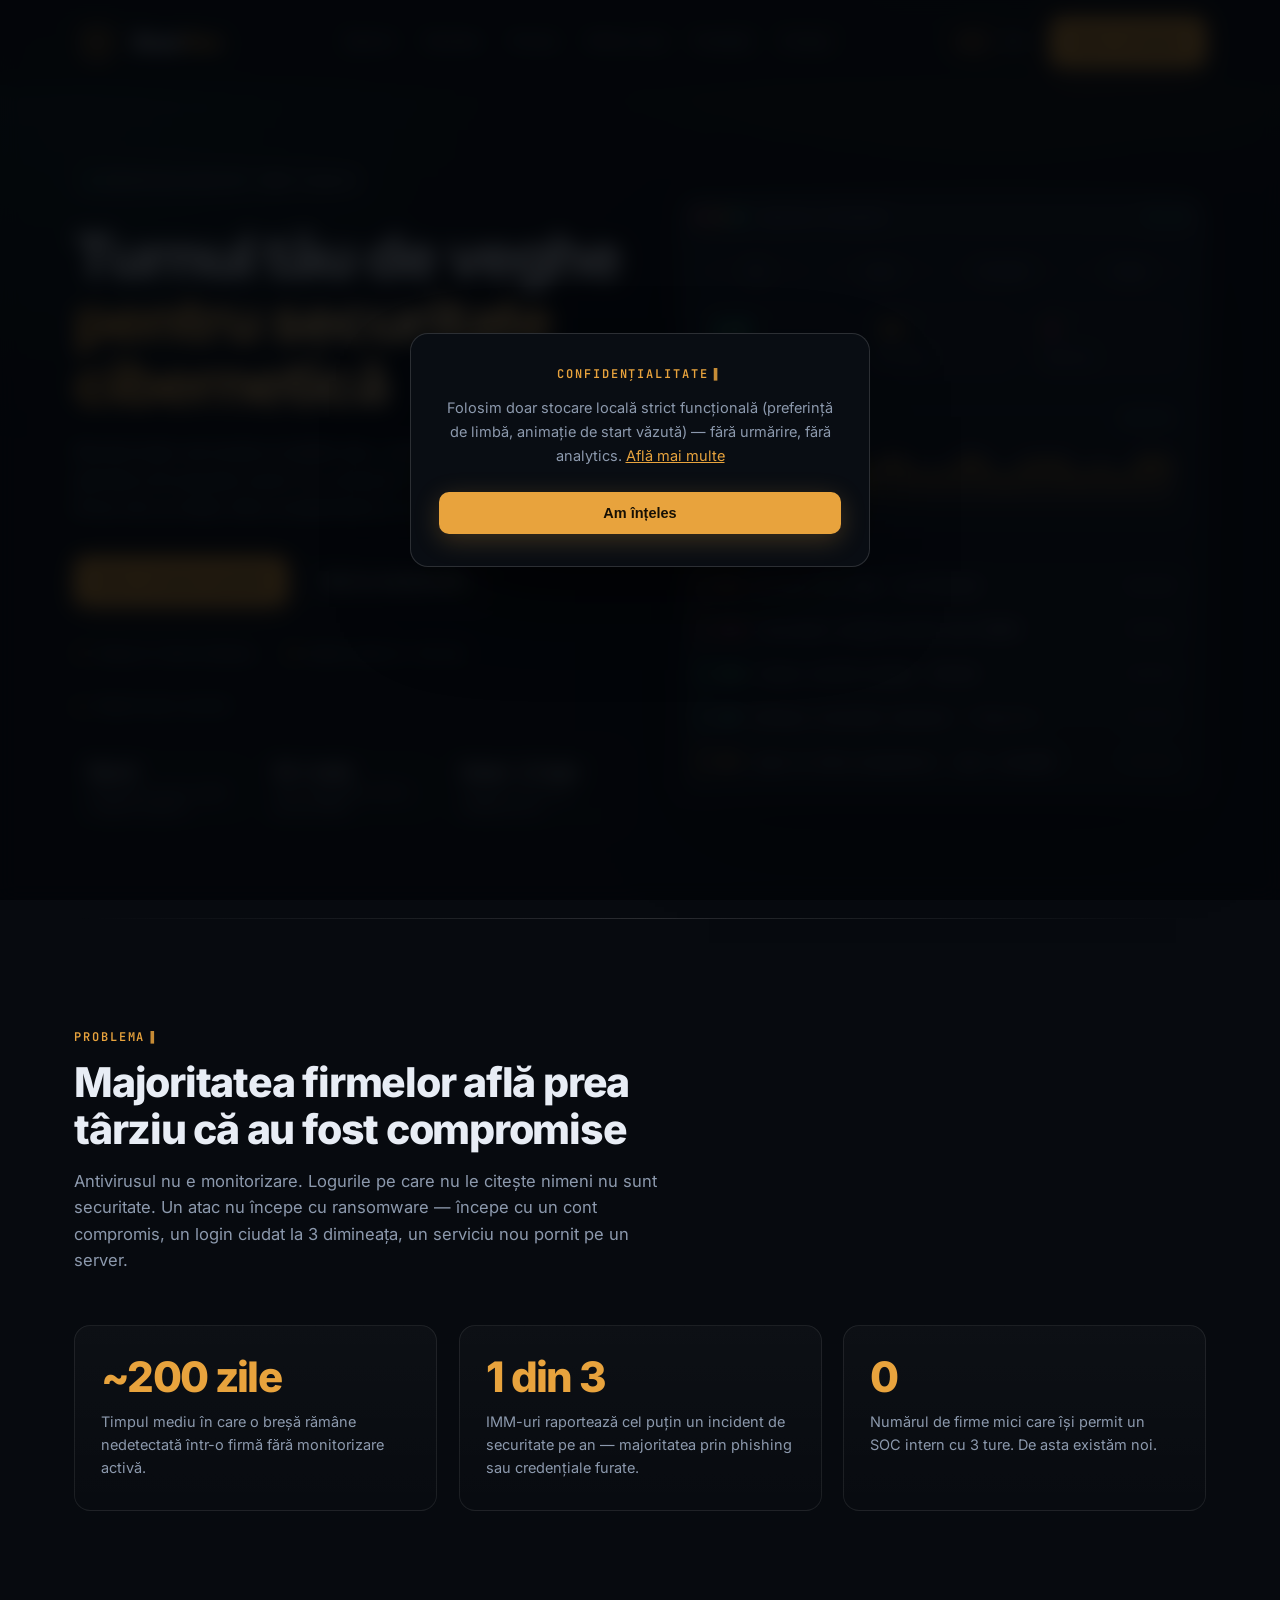
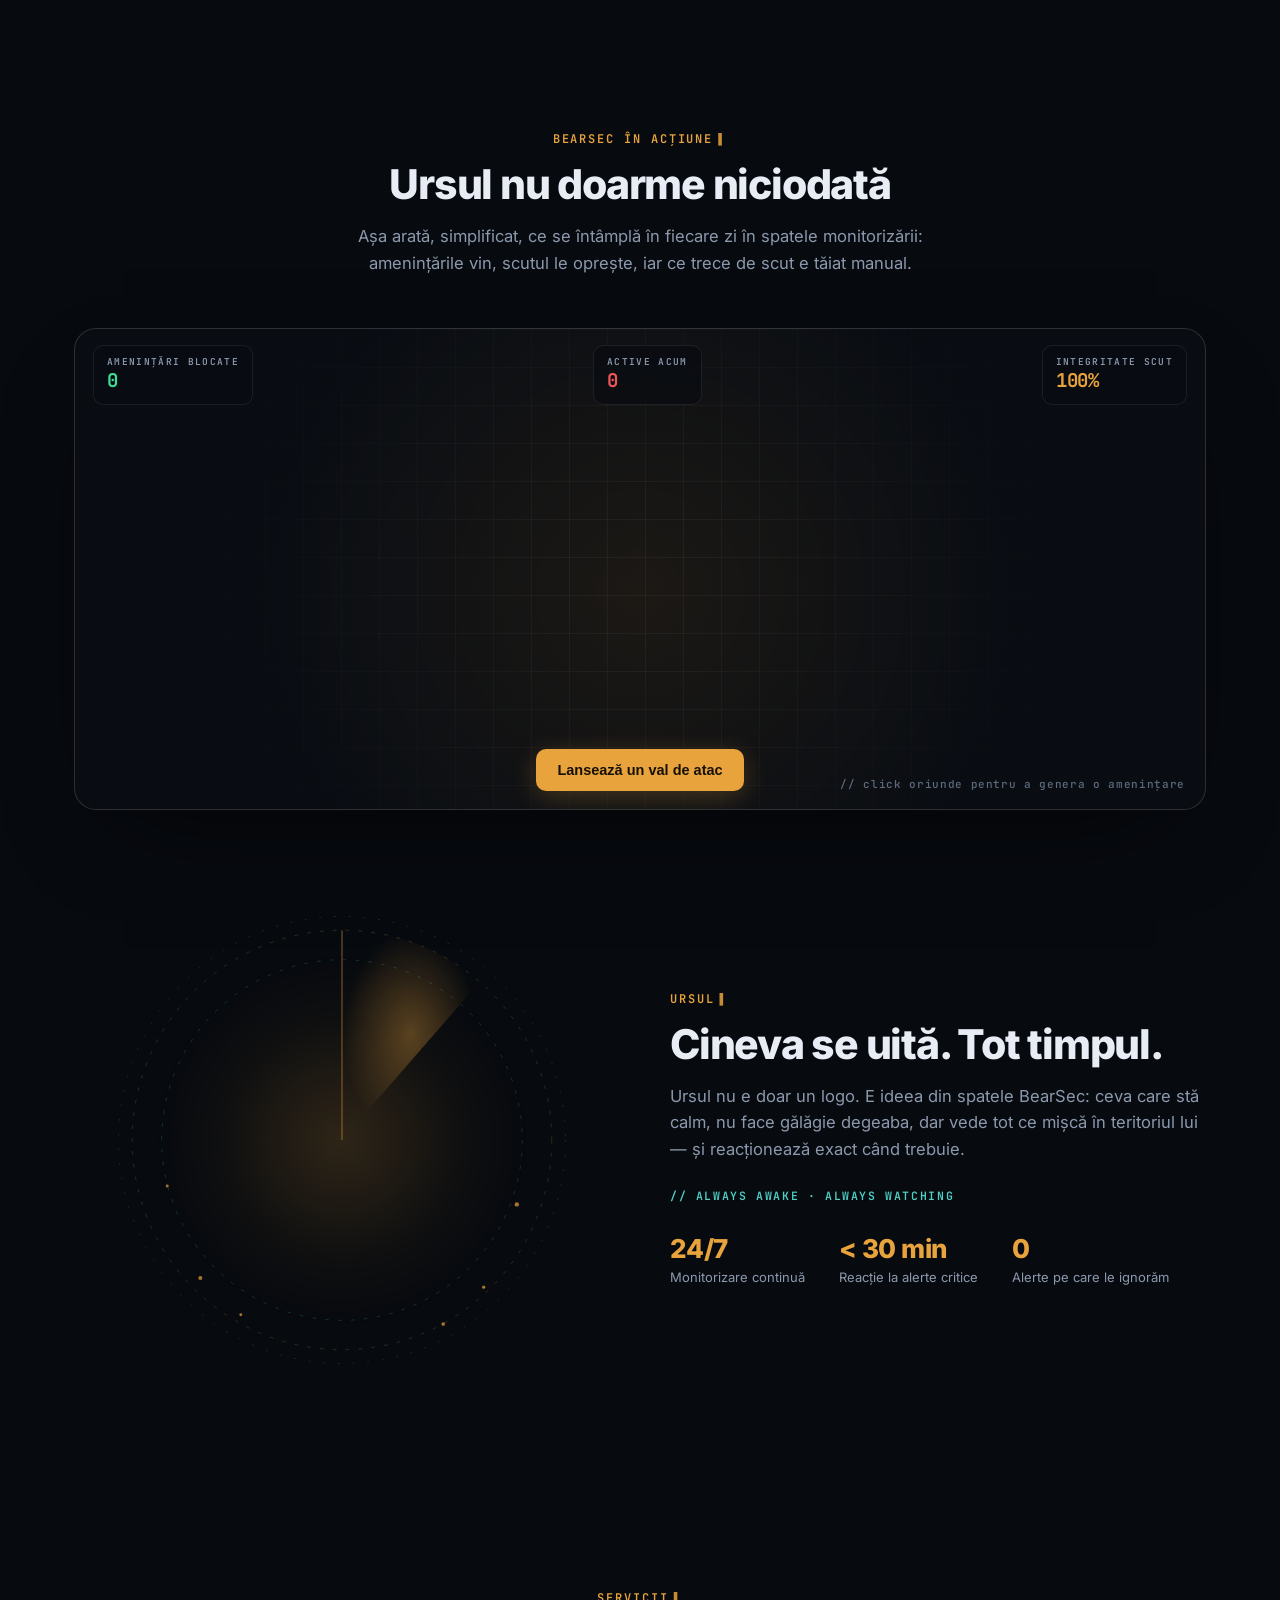
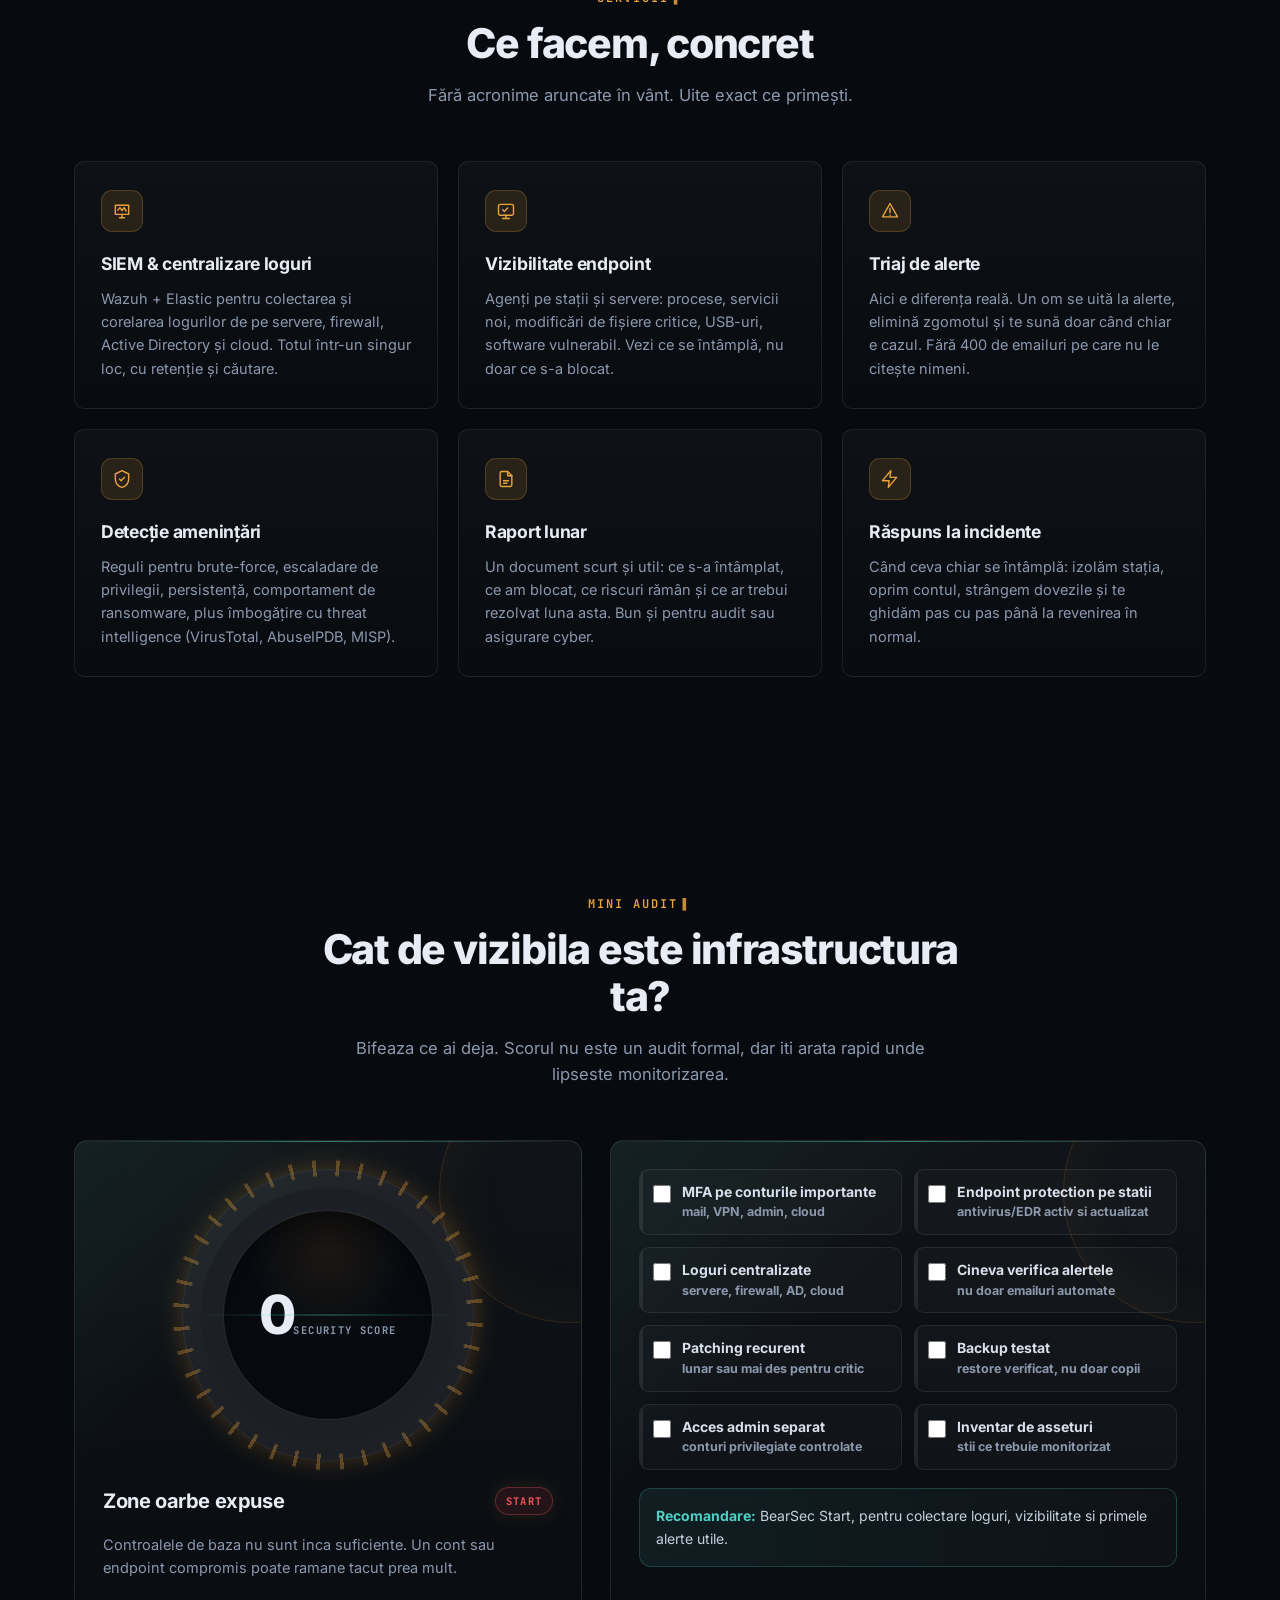
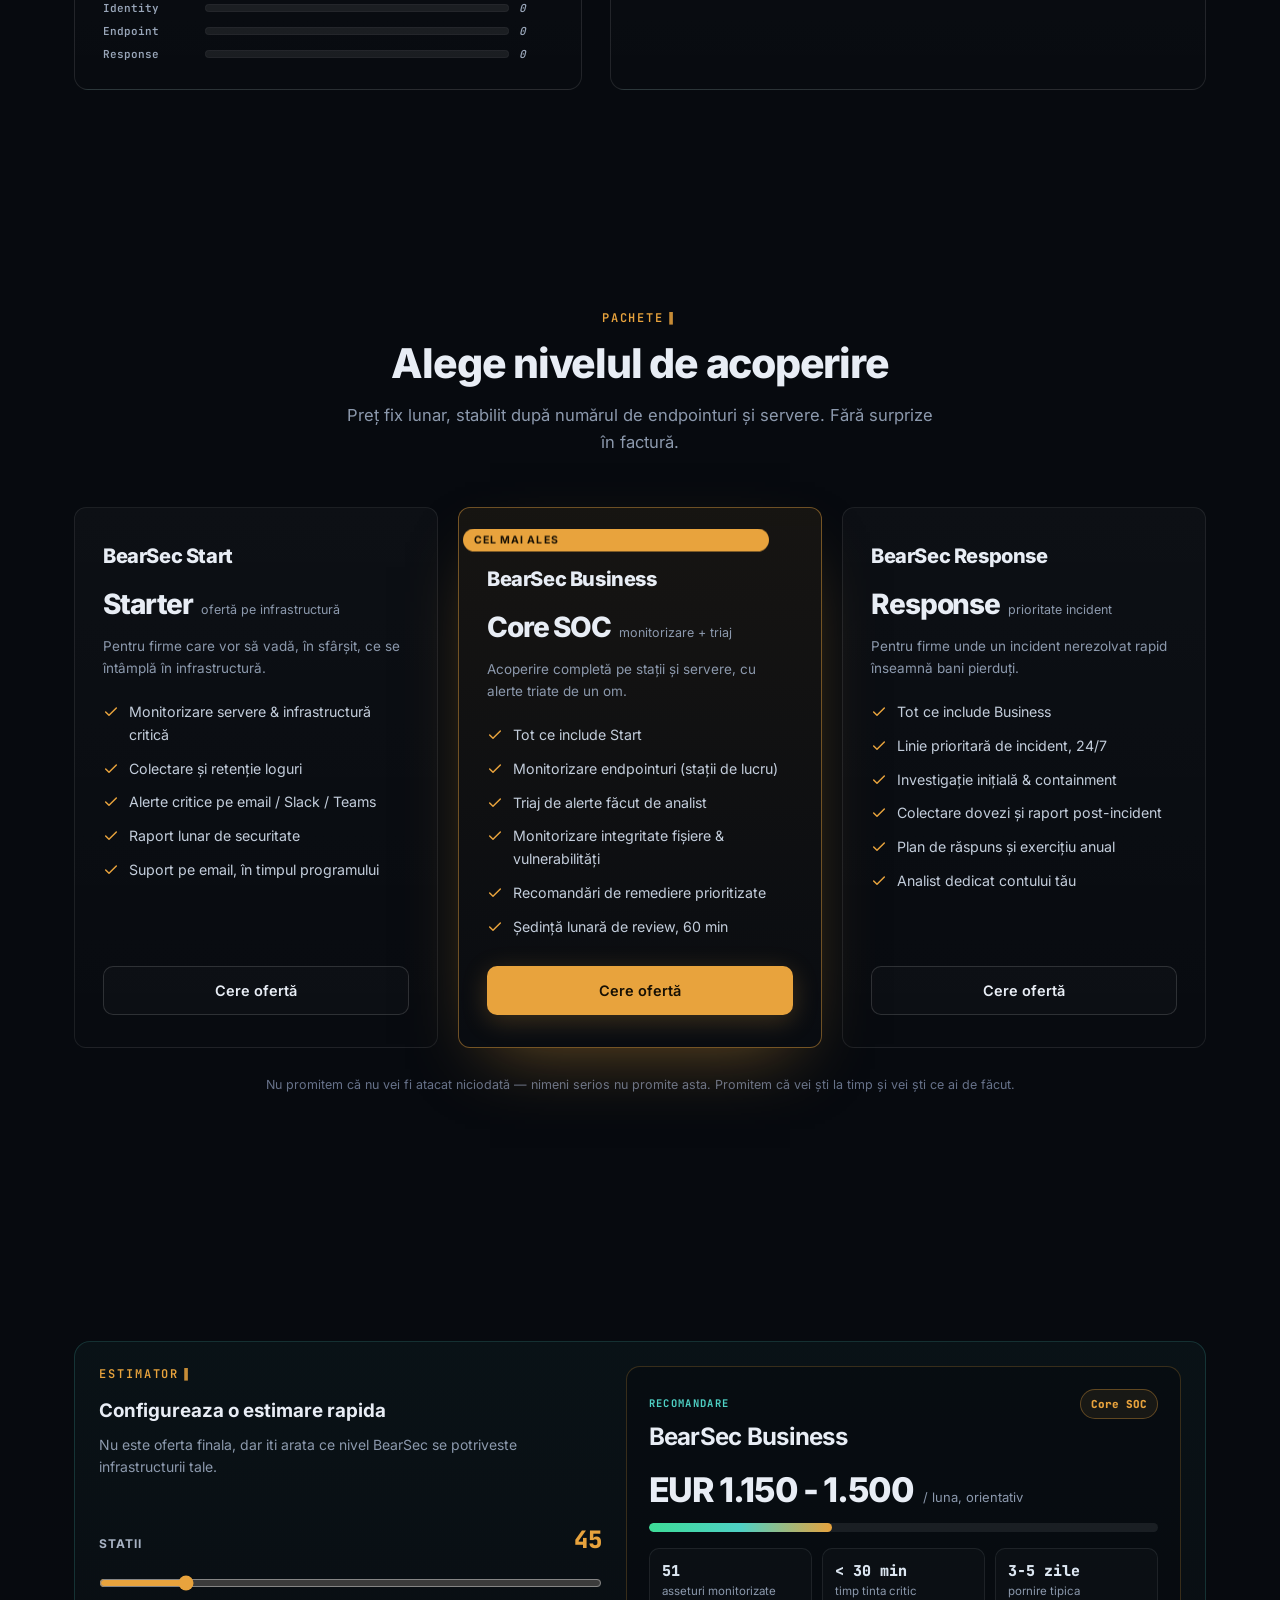
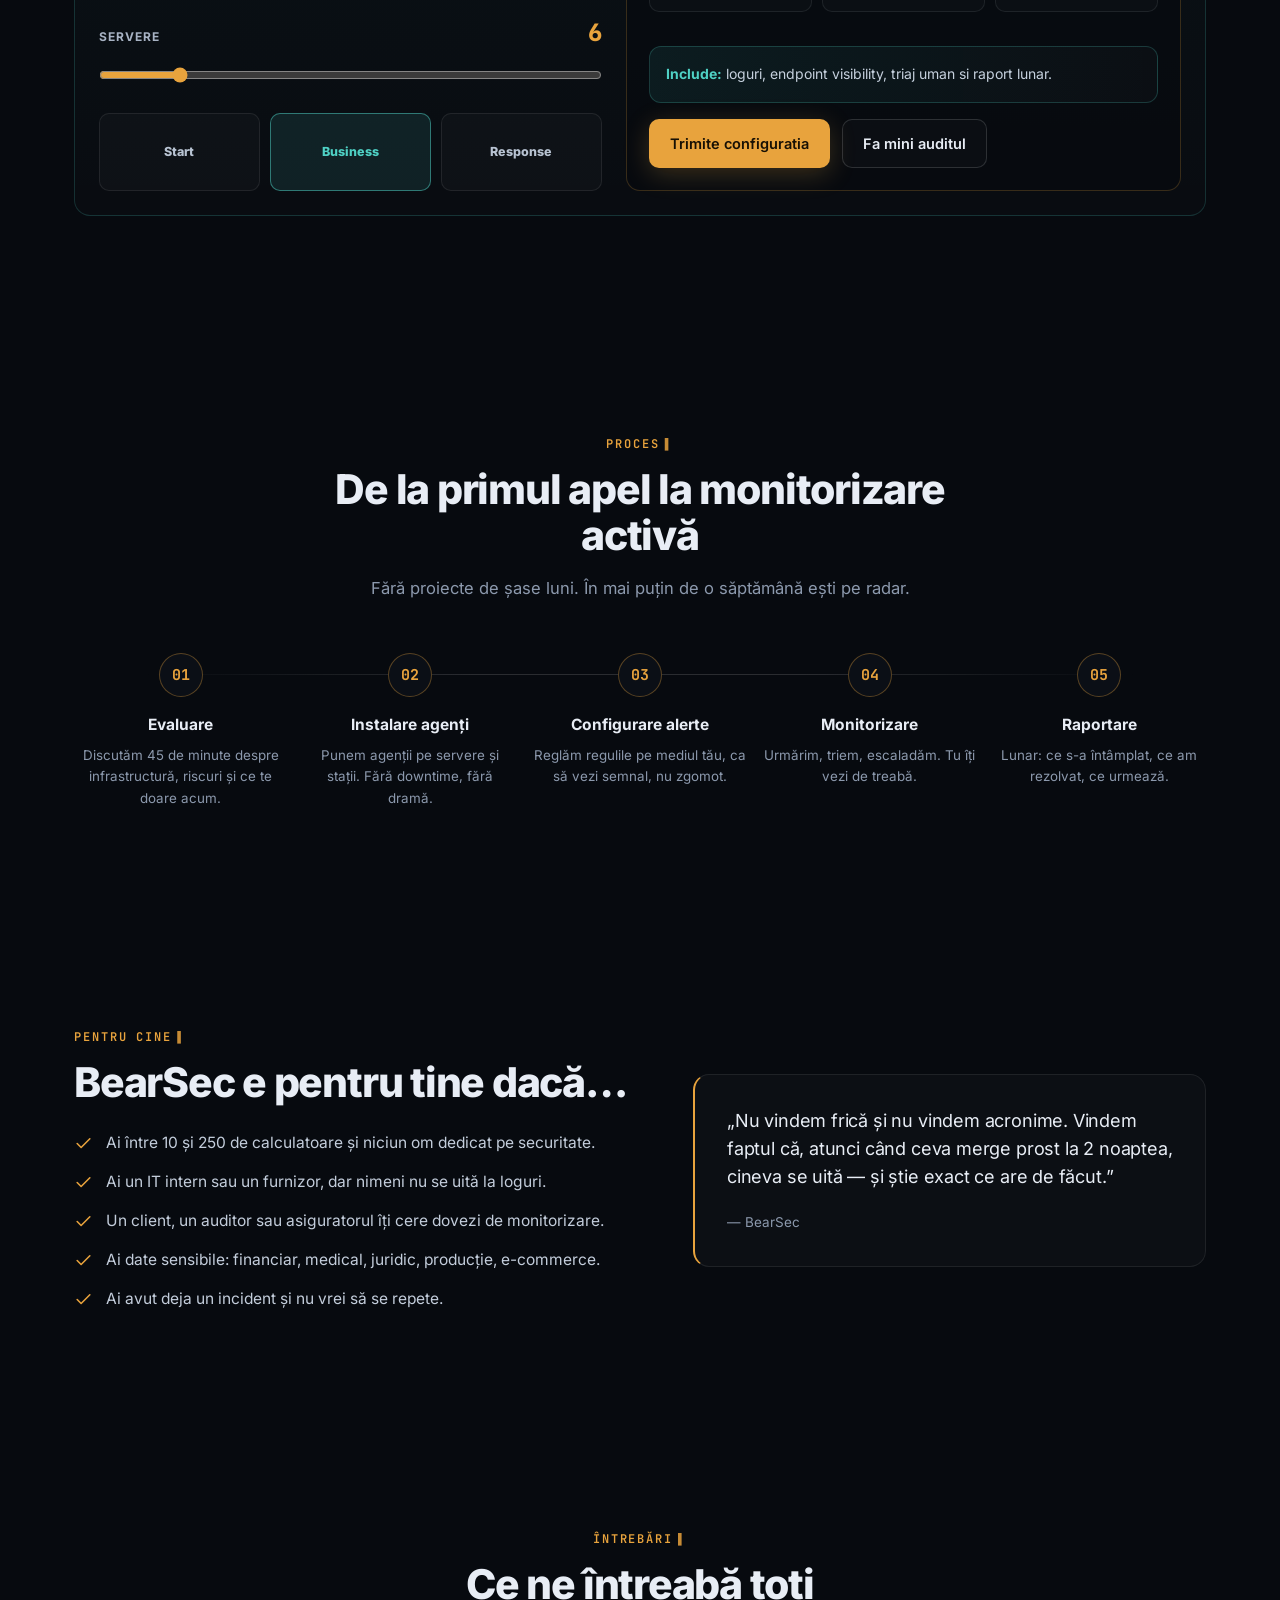
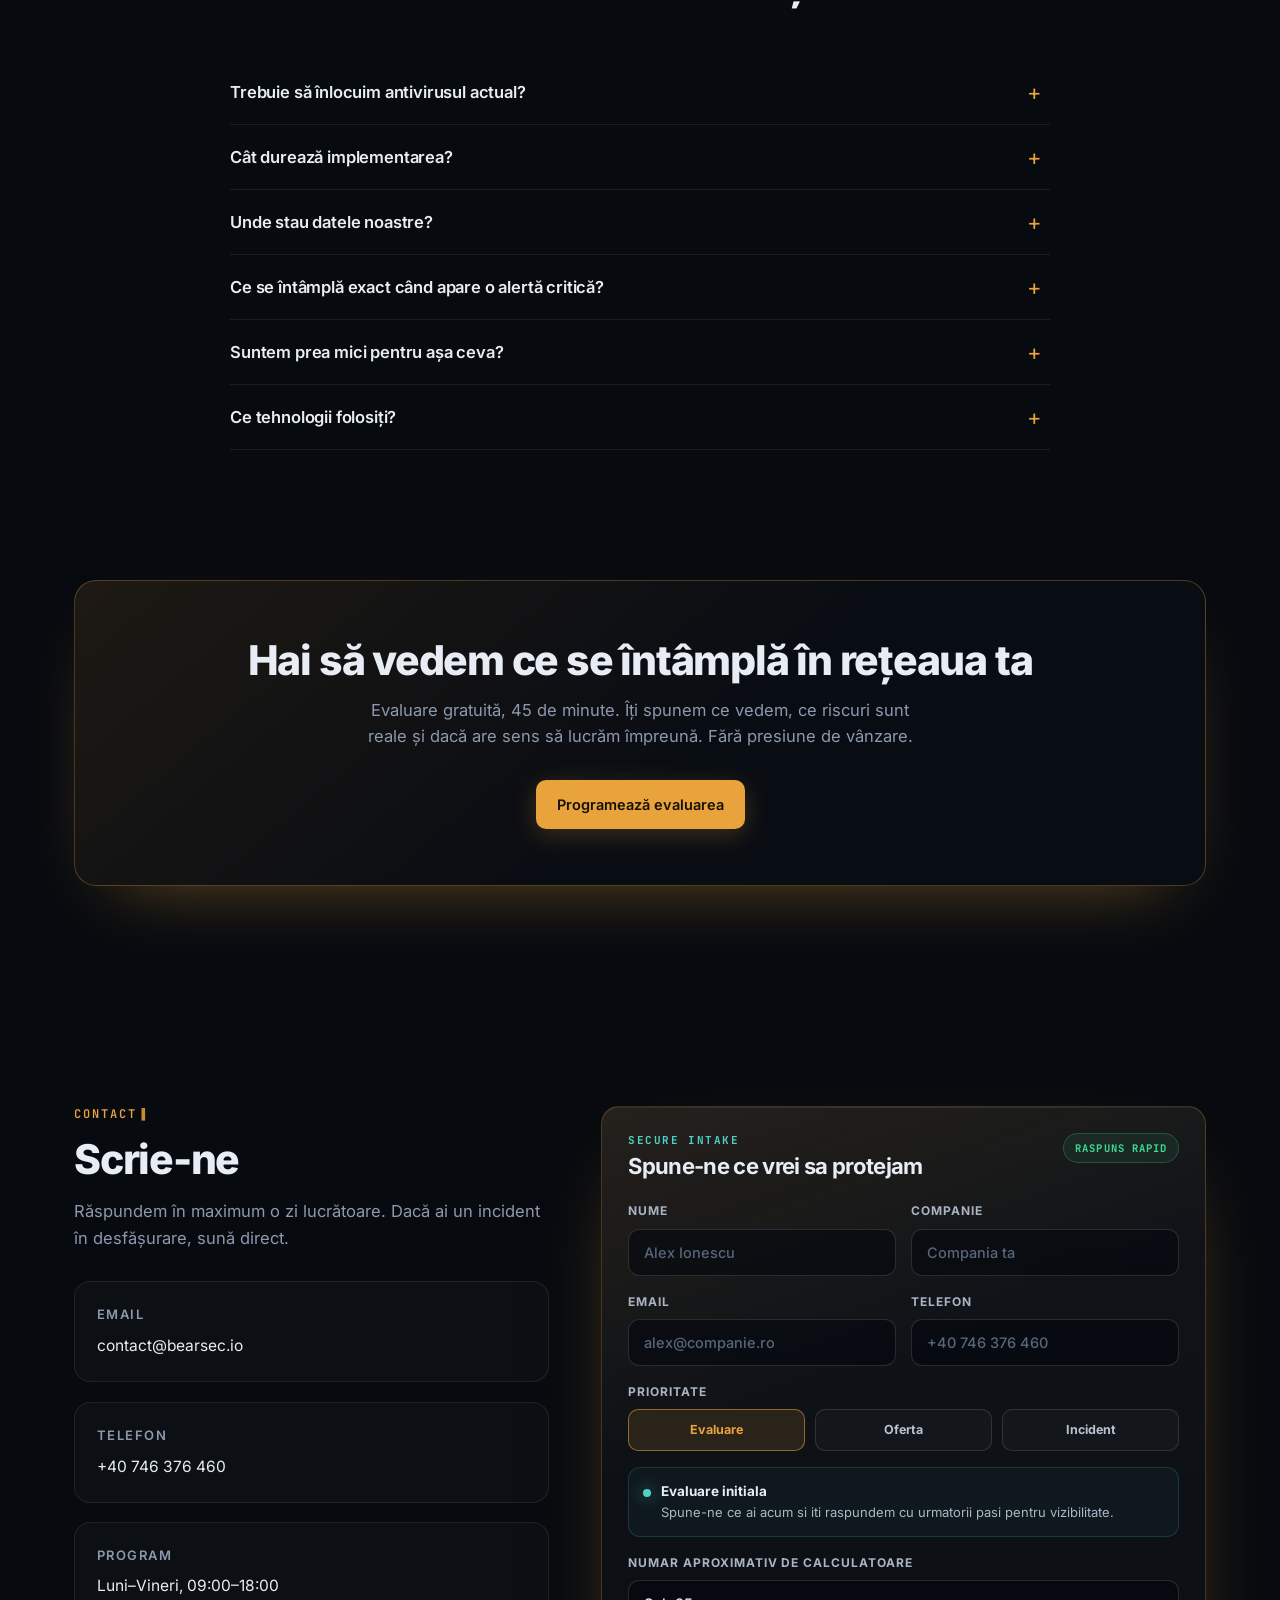
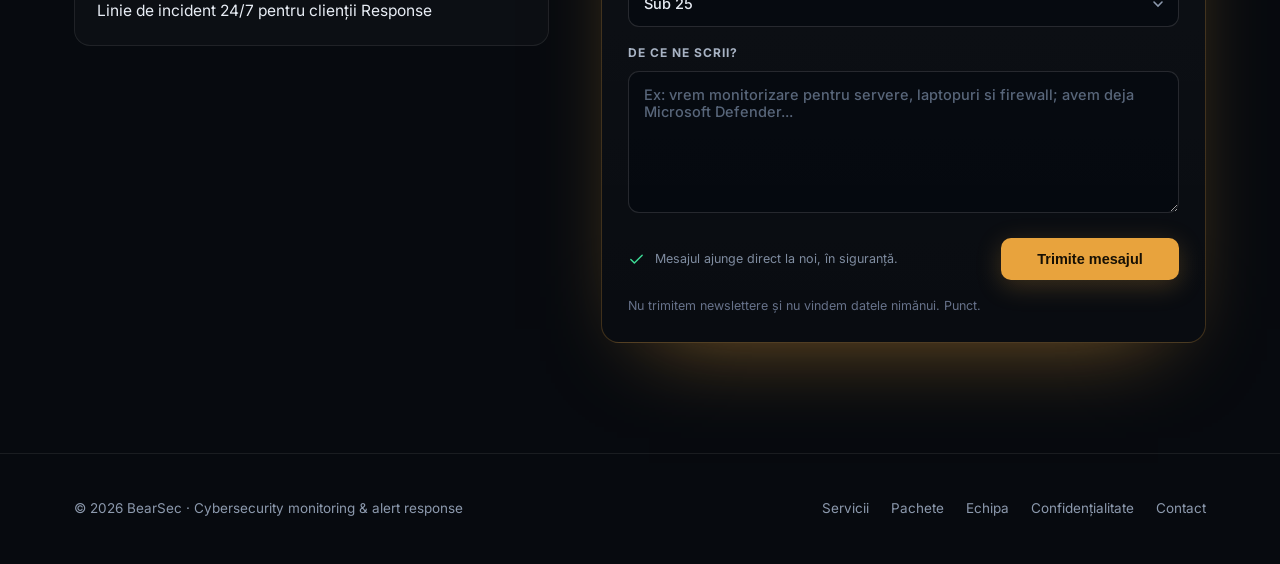
<file: index.html>
<!DOCTYPE html>
<html lang="ro">
<head>
<meta charset="UTF-8" />
<meta name="viewport" content="width=device-width, initial-scale=1" />
<meta http-equiv="Content-Security-Policy" content="default-src 'self'; script-src 'self'; style-src 'self' 'unsafe-inline'; font-src 'self'; img-src 'self' data:; media-src 'self'; connect-src 'self' https://formspree.io; object-src 'none'; base-uri 'self'; form-action 'self' https://formspree.io; frame-ancestors 'none'; upgrade-insecure-requests" />
<meta name="referrer" content="strict-origin-when-cross-origin" />
<title>BearSec — Monitorizare de securitate 24/7</title>
<meta name="description" content="BearSec — monitorizare de securitate, SIEM, vizibilitate endpoint si raspuns la incidente pentru firme mici si medii. Fara costuri enterprise." />
<link rel="canonical" href="https://bearsec.io/" />

<meta property="og:type" content="website" />
<meta property="og:site_name" content="BearSec" />
<meta property="og:url" content="https://bearsec.io/" />
<meta property="og:title" content="BearSec — Monitorizare de securitate 24/7" />
<meta property="og:description" content="Monitorizare de securitate, SIEM, vizibilitate endpoint si raspuns la incidente pentru firme mici si medii. Fara costuri enterprise." />
<meta property="og:image" content="https://bearsec.io/img/bear-intro.png" />
<meta property="og:locale" content="ro_RO" />

<meta name="twitter:card" content="summary_large_image" />
<meta name="twitter:title" content="BearSec — Monitorizare de securitate 24/7" />
<meta name="twitter:description" content="Monitorizare de securitate, SIEM, vizibilitate endpoint si raspuns la incidente pentru firme mici si medii." />
<meta name="twitter:image" content="https://bearsec.io/img/bear-intro.png" />

<link rel="apple-touch-icon" href="data:image/svg+xml,<svg xmlns='http://www.w3.org/2000/svg' viewBox='0 0 32 32'><rect width='32' height='32' rx='8' fill='%230b0f16'/><path d='M8 12a3 3 0 116 0M18 12a3 3 0 116 0M7 18c0-5 4-8 9-8s9 3 9 8-4 8-9 8-9-3-9-8z' fill='none' stroke='%23e8a33d' stroke-width='2'/></svg>" />
<link rel="stylesheet" href="css/fonts.css" />
<link rel="icon" href="data:image/svg+xml,<svg xmlns='http://www.w3.org/2000/svg' viewBox='0 0 32 32'><rect width='32' height='32' rx='8' fill='%230b0f16'/><path d='M8 12a3 3 0 116 0M18 12a3 3 0 116 0M7 18c0-5 4-8 9-8s9 3 9 8-4 8-9 8-9-3-9-8z' fill='none' stroke='%23e8a33d' stroke-width='2'/></svg>" />
<link rel="stylesheet" href="css/style.css" />
</head>
<body>
<div id="introFx" aria-hidden="true">
  <div class="intro-half l"></div>
  <div class="intro-half r"></div>
  <div class="intro-bear">
    <div class="intro-bear-glow"></div>
    <img src="img/bear-intro.png" alt="" />
    <div class="impact-point"></div>
  </div>
</div>
<div class="grid-bg"></div>

<header id="hdr">
  <div class="wrap nav">
    <a href="#top" class="brand">
      <svg viewBox="0 0 40 40" fill="none" aria-hidden="true">
        <rect x="1" y="1" width="38" height="38" rx="10" stroke="rgba(232,163,61,.35)"/>
        <path d="M11 15.5a3.2 3.2 0 116.1-1.4M22.9 14.1a3.2 3.2 0 116.1 1.4" stroke="#e8a33d" stroke-width="1.9" stroke-linecap="round"/>
        <path d="M9.5 22.5c0-5.6 4.7-9 10.5-9s10.5 3.4 10.5 9-4.7 9.5-10.5 9.5S9.5 28.1 9.5 22.5z" stroke="#e8a33d" stroke-width="1.9"/>
        <circle cx="16" cy="21.5" r="1.5" fill="#e8a33d"/>
        <circle cx="24" cy="21.5" r="1.5" fill="#e8a33d"/>
        <path d="M20 25v2.5M17.5 27.5h5" stroke="#e8a33d" stroke-width="1.7" stroke-linecap="round"/>
      </svg>
      <span>Bear<i>Sec</i></span>
    </a>
    <nav class="nav-links" id="navlinks">
      <a href="#servicii" data-i18n="nav.services">Servicii</a>
      <a href="#pachete" data-i18n="nav.packages">Pachete</a>
      <a href="#proces" data-i18n="nav.process">Proces</a>
      <a href="#pentru-cine" data-i18n="nav.who">Pentru cine</a>
      <a href="#faq" data-i18n="nav.faq">Întrebări</a>
      <a href="echipa.html" data-i18n="nav.team">Echipa</a>
    </nav>
    <div class="nav-right">
      <div class="lang">
        <button data-lang="ro" class="on">RO</button>
        <button data-lang="en">EN</button>
      </div>
      <a href="#contact" class="btn btn-primary" data-i18n="nav.cta">Cere o evaluare</a>
      <button class="burger" id="burger" aria-label="Meniu"><span></span><span></span><span></span></button>
    </div>
  </div>
</header>

<main id="top">

<section class="hero">
  <div class="wrap hero-grid">
    <div>
      <div class="pill"><span class="dot"></span><span data-i18n="hero.pill">Monitorizare activă 24/7 · SIEM · Endpoint</span></div>
      <h1><span data-i18n="hero.h1a">Turnul tău de veghe</span><br><em data-i18n="hero.h1b">pentru securitate cibernetică</em></h1>
      <p class="lead" data-i18n="hero.lead">Monitorizăm serverele și stațiile tale, colectăm logurile, triem alertele și îți spunem exact ce contează. Protecție reală pentru firme mici și medii, fără complexitate și costuri de enterprise.</p>
      <div class="cta-row">
        <a href="#contact" class="btn btn-primary" data-i18n="hero.cta1">Cere o evaluare gratuită</a>
        <a href="#servicii" class="btn btn-ghost" data-i18n="hero.cta2">Vezi ce monitorizăm</a>
      </div>
      <div class="hero-meta">
        <div><svg viewBox="0 0 24 24" fill="none" stroke-width="2" stroke-linecap="round"><path d="M12 2l8 4v6c0 5-3.4 9.2-8 10-4.6-.8-8-5-8-10V6l8-4z"/></svg><span data-i18n="hero.m1">Setup în 5 zile lucrătoare</span></div>
        <div><svg viewBox="0 0 24 24" fill="none" stroke-width="2" stroke-linecap="round"><path d="M12 6v6l4 2"/><circle cx="12" cy="12" r="9"/></svg><span data-i18n="hero.m2">Alerte critice în &lt; 30 min</span></div>
        <div><svg viewBox="0 0 24 24" fill="none" stroke-width="2" stroke-linecap="round"><path d="M4 19V5m0 14h16M8 15l3-4 3 3 5-7"/></svg><span data-i18n="hero.m3">Raport lunar concret</span></div>
      </div>
      <div class="trust-strip">
        <div class="trust-item"><b>Wazuh</b><span data-i18n="trust.t1">SIEM open-source, reguli și agenți endpoint</span></div>
        <div class="trust-item"><b>EU-ready</b><span data-i18n="trust.t2">Date segmentate, NDA și proces GDPR</span></div>
        <div class="trust-item"><b>Human triage</b><span data-i18n="trust.t3">Alertele critice sunt validate de om</span></div>
      </div>
    </div>

    <div class="dash">
      <div class="dash-top">
        <span class="tl" style="background:#f2555a"></span>
        <span class="tl" style="background:#e8a33d"></span>
        <span class="tl" style="background:#3ddc97"></span>
        <span class="dash-title">bearsec://console</span>
        <span class="live"><span class="dot"></span>LIVE</span>
      </div>
      <div class="dash-body">
        <div class="coverage">
          <span>AD</span><span>Linux</span><span>Firewall</span><span>Cloud</span>
        </div>
        <div class="stats">
          <div class="stat ok"><b data-count="148">0</b><small data-i18n="dash.assets">Assets</small></div>
          <div class="stat warn"><b data-count="12">0</b><small data-i18n="dash.triage">În triaj</small></div>
          <div class="stat crit"><b data-count="2">0</b><small data-i18n="dash.critical">Critice</small></div>
        </div>
        <div class="chart">
          <div class="chart-h"><span data-i18n="dash.events">Evenimente / oră</span><span style="color:var(--cyan)" id="evtNow">— eps</span></div>
          <svg viewBox="0 0 300 76" preserveAspectRatio="none">
            <defs>
              <linearGradient id="g1" x1="0" y1="0" x2="0" y2="1">
                <stop offset="0%" stop-color="rgba(232,163,61,.42)"/>
                <stop offset="100%" stop-color="rgba(232,163,61,0)"/>
              </linearGradient>
            </defs>
            <path id="area" fill="url(#g1)" d=""/>
            <path id="line" fill="none" stroke="#e8a33d" stroke-width="1.8" stroke-linejoin="round" stroke-linecap="round" d=""/>
          </svg>
        </div>
        <div class="feed-h" data-i18n="dash.feed">Flux alerte</div>
        <ul class="feed" id="feed"></ul>
      </div>
    </div>
  </div>
</section>

<div class="wrap"><div class="divider"></div></div>

<section id="problema">
  <div class="wrap">
    <div class="sec-head reveal" style="max-width:640px">
      <div class="eyebrow" data-i18n="prob.eyebrow">Problema</div>
      <h2 data-i18n="prob.h2">Majoritatea firmelor află prea târziu că au fost compromise</h2>
      <p class="sec-lead" data-i18n="prob.lead">Antivirusul nu e monitorizare. Logurile pe care nu le citește nimeni nu sunt securitate. Un atac nu începe cu ransomware — începe cu un cont compromis, un login ciudat la 3 dimineața, un serviciu nou pornit pe un server.</p>
    </div>
    <div class="prob">
      <div class="prob-card reveal"><div class="num" data-i18n="prob.n1">~200 zile</div><p data-i18n="prob.p1">Timpul mediu în care o breșă rămâne nedetectată într-o firmă fără monitorizare activă.</p></div>
      <div class="prob-card reveal"><div class="num" data-i18n="prob.n2">1 din 3</div><p data-i18n="prob.p2">IMM-uri raportează cel puțin un incident de securitate pe an — majoritatea prin phishing sau credențiale furate.</p></div>
      <div class="prob-card reveal"><div class="num" data-i18n="prob.n3">0</div><p data-i18n="prob.p3">Numărul de firme mici care își permit un SOC intern cu 3 ture. De asta existăm noi.</p></div>
    </div>
  </div>
</section>

<!-- BATTLE -->
<section id="actiune" style="padding-bottom:60px">
  <div class="wrap">
    <div class="sec-head center reveal" style="max-width:660px">
      <div class="eyebrow" data-i18n="bat.eyebrow">BearSec în acțiune</div>
      <h2 data-i18n="bat.h2">Ursul nu doarme niciodată</h2>
      <p class="sec-lead" data-i18n="bat.lead">Așa arată, simplificat, ce se întâmplă în fiecare zi în spatele monitorizării: amenințările vin, scutul le oprește, iar ce trece de scut e tăiat manual.</p>
    </div>
    <div class="battle-wrap reveal">
      <div class="hud">
        <div class="hud-box g"><small data-i18n="bat.blocked">Amenințări blocate</small><b id="hudBlocked">0</b></div>
        <div class="hud-box r"><small data-i18n="bat.active">Active acum</small><b id="hudActive">0</b></div>
        <div class="hud-box a"><small data-i18n="bat.shield">Integritate scut</small><b id="hudShield">100%</b></div>
      </div>
      <video class="battle-video" src="img/bear-battle.mp4" autoplay loop muted playsinline></video>
      <canvas id="battle"></canvas>
      <div class="battle-actions">
        <button class="btn btn-primary" id="waveBtn" data-i18n="bat.btn">Lansează un val de atac</button>
      </div>
      <div class="battle-hint" data-i18n="bat.hint">// click oriunde pentru a genera o amenințare</div>
    </div>
  </div>
</section>

<!-- GUARDIAN / BEAR -->
<section id="guardian" style="padding-top:40px">
  <div class="wrap guardian">
    <div class="bear-stage reveal">
      <div class="bear-glow"></div>
      <svg class="bear" viewBox="0 0 500 500" fill="none" aria-hidden="true">
        <defs>
          <radialGradient id="sweepG" cx="50%" cy="50%" r="50%">
            <stop offset="0%" stop-color="rgba(232,163,61,.35)"/>
            <stop offset="100%" stop-color="rgba(232,163,61,0)"/>
          </radialGradient>
        </defs>

        <!-- orbits -->
        <circle class="ring r1" cx="250" cy="250" r="228"/>
        <circle class="ring r2" cx="250" cy="250" r="196"/>
        <circle class="ring r3" cx="250" cy="250" r="243"/>

        <!-- radar sweep -->
        <g class="sweep">
          <path d="M250 250 L250 22 A228 228 0 0 1 400 78 Z" fill="url(#sweepG)"/>
          <line x1="250" y1="250" x2="250" y2="22" stroke="rgba(232,163,61,.5)" stroke-width="1.2"/>
        </g>

        <!-- floating particles -->
        <g>
          <circle class="particle" cx="96" cy="400" r="2.2" style="animation-delay:0s"/>
          <circle class="particle" cx="404" cy="410" r="1.8" style="animation-delay:1.4s"/>
          <circle class="particle" cx="60" cy="300" r="1.6" style="animation-delay:2.6s"/>
          <circle class="particle" cx="440" cy="320" r="2.4" style="animation-delay:3.8s"/>
          <circle class="particle" cx="140" cy="440" r="1.6" style="animation-delay:5.1s"/>
          <circle class="particle" cx="360" cy="450" r="2" style="animation-delay:6.2s"/>
        </g>
      </svg>
      <video class="guardian-video" src="img/bear-guardian.mp4" autoplay loop muted playsinline></video>
    </div>
    <div class="reveal">
      <div class="eyebrow" data-i18n="grd.eyebrow">Ursul</div>
      <h2 data-i18n="grd.h2">Cineva se uită. Tot timpul.</h2>
      <p class="sec-lead" data-i18n="grd.lead">Ursul nu e doar un logo. E ideea din spatele BearSec: ceva care stă calm, nu face gălăgie degeaba, dar vede tot ce mișcă în teritoriul lui — și reacționează exact când trebuie.</p>
      <div class="tagline-mono" data-i18n="grd.mono">// always awake · always watching</div>
      <div class="g-stats">
        <div><b data-i18n="grd.b1">24/7</b><span data-i18n="grd.s1">Monitorizare continuă</span></div>
        <div><b data-i18n="grd.b2">&lt; 30 min</b><span data-i18n="grd.s2">Reacție la alerte critice</span></div>
        <div><b data-i18n="grd.b3">0</b><span data-i18n="grd.s3">Alerte pe care le ignorăm</span></div>
      </div>
    </div>
  </div>
</section>

<section id="servicii">
  <div class="wrap">
    <div class="sec-head center reveal" style="max-width:680px">
      <div class="eyebrow" data-i18n="svc.eyebrow">Servicii</div>
      <h2 data-i18n="svc.h2">Ce facem, concret</h2>
      <p class="sec-lead" data-i18n="svc.lead">Fără acronime aruncate în vânt. Uite exact ce primești.</p>
    </div>
    <div class="svc">
      <div class="card reveal">
        <div class="ic"><svg viewBox="0 0 24 24"><path d="M4 5h16v11H4z"/><path d="M9 20h6M12 16v4"/><path d="M7 11l2.5-3 2.5 3.5L14.5 8 17 12"/></svg></div>
        <h3 data-i18n="svc.t1">SIEM & centralizare loguri</h3>
        <p data-i18n="svc.d1">Wazuh + Elastic pentru colectarea și corelarea logurilor de pe servere, firewall, Active Directory și cloud. Totul într-un singur loc, cu retenție și căutare.</p>
      </div>
      <div class="card reveal">
        <div class="ic"><svg viewBox="0 0 24 24"><rect x="3" y="4" width="18" height="13" rx="2"/><path d="M8 21h8M12 17v4M8 10.5l2 2 4-4"/></svg></div>
        <h3 data-i18n="svc.t2">Vizibilitate endpoint</h3>
        <p data-i18n="svc.d2">Agenți pe stații și servere: procese, servicii noi, modificări de fișiere critice, USB-uri, software vulnerabil. Vezi ce se întâmplă, nu doar ce s-a blocat.</p>
      </div>
      <div class="card reveal">
        <div class="ic"><svg viewBox="0 0 24 24"><path d="M12 3l9 16H3l9-16z"/><path d="M12 9v5M12 17h.01"/></svg></div>
        <h3 data-i18n="svc.t3">Triaj de alerte</h3>
        <p data-i18n="svc.d3">Aici e diferența reală. Un om se uită la alerte, elimină zgomotul și te sună doar când chiar e cazul. Fără 400 de emailuri pe care nu le citește nimeni.</p>
      </div>
      <div class="card reveal">
        <div class="ic"><svg viewBox="0 0 24 24"><path d="M12 2l8 4v6c0 5-3.4 9.2-8 10-4.6-.8-8-5-8-10V6l8-4z"/><path d="M9 12l2 2 4-4"/></svg></div>
        <h3 data-i18n="svc.t4">Detecție amenințări</h3>
        <p data-i18n="svc.d4">Reguli pentru brute-force, escaladare de privilegii, persistență, comportament de ransomware, plus îmbogățire cu threat intelligence (VirusTotal, AbuseIPDB, MISP).</p>
      </div>
      <div class="card reveal">
        <div class="ic"><svg viewBox="0 0 24 24"><path d="M14 3H7a2 2 0 00-2 2v14a2 2 0 002 2h10a2 2 0 002-2V8l-5-5z"/><path d="M14 3v5h5M9 14h6M9 17h4"/></svg></div>
        <h3 data-i18n="svc.t5">Raport lunar</h3>
        <p data-i18n="svc.d5">Un document scurt și util: ce s-a întâmplat, ce am blocat, ce riscuri rămân și ce ar trebui rezolvat luna asta. Bun și pentru audit sau asigurare cyber.</p>
      </div>
      <div class="card reveal">
        <div class="ic"><svg viewBox="0 0 24 24"><path d="M13 2L3 14h8l-1 8 10-12h-8l1-8z"/></svg></div>
        <h3 data-i18n="svc.t6">Răspuns la incidente</h3>
        <p data-i18n="svc.d6">Când ceva chiar se întâmplă: izolăm stația, oprim contul, strângem dovezile și te ghidăm pas cu pas până la revenirea în normal.</p>
      </div>
    </div>
  </div>
</section>

<section id="risk-score">
  <div class="wrap">
    <div class="sec-head center reveal" style="max-width:680px">
      <div class="eyebrow" data-i18n="risk.eyebrow">Mini audit</div>
      <h2 data-i18n="risk.h2">Cat de vizibila este infrastructura ta?</h2>
      <p class="sec-lead" data-i18n="risk.lead">Bifeaza ce ai deja. Scorul nu este un audit formal, dar iti arata rapid unde lipseste monitorizarea.</p>
    </div>
    <div class="risk-lab reveal">
      <div class="score-panel">
        <div class="score-ring low" id="scoreRing" style="--score-pct:0%">
          <div class="score-core"><div><b id="riskScore">0</b><span data-i18n="risk.score">Security score</span></div></div>
        </div>
        <div class="score-status">
          <b id="riskTitle" data-i18n="risk.title.mid">Vizibilitate partiala</b>
          <span class="score-badge" id="riskBadge">Core SOC</span>
        </div>
        <p id="riskText" data-i18n="risk.text.mid">Ai cateva controale bune, dar atacurile mai discrete pot ramane in loguri fara sa fie vazute la timp.</p>
        <div class="score-bars">
          <div class="score-bar"><span>Identity</span><i><span id="barId" style="--w:0%"></span></i><em id="barIdTxt">0</em></div>
          <div class="score-bar"><span>Endpoint</span><i><span id="barEp" style="--w:0%"></span></i><em id="barEpTxt">0</em></div>
          <div class="score-bar"><span>Response</span><i><span id="barRs" style="--w:0%"></span></i><em id="barRsTxt">0</em></div>
        </div>
      </div>
      <div class="check-panel">
        <div class="check-grid" id="riskChecks">
          <label class="risk-check"><input type="checkbox" data-score="12" data-area="id"><span data-i18n="risk.c1">MFA pe conturile importante<small>mail, VPN, admin, cloud</small></span></label>
          <label class="risk-check"><input type="checkbox" data-score="10" data-area="ep"><span data-i18n="risk.c2">Endpoint protection pe statii<small>antivirus/EDR activ si actualizat</small></span></label>
          <label class="risk-check"><input type="checkbox" data-score="14" data-area="rs"><span data-i18n="risk.c3">Loguri centralizate<small>servere, firewall, AD, cloud</small></span></label>
          <label class="risk-check"><input type="checkbox" data-score="12" data-area="rs"><span data-i18n="risk.c4">Cineva verifica alertele<small>nu doar emailuri automate</small></span></label>
          <label class="risk-check"><input type="checkbox" data-score="10" data-area="ep"><span data-i18n="risk.c5">Patching recurent<small>lunar sau mai des pentru critic</small></span></label>
          <label class="risk-check"><input type="checkbox" data-score="10" data-area="rs"><span data-i18n="risk.c6">Backup testat<small>restore verificat, nu doar copii</small></span></label>
          <label class="risk-check"><input type="checkbox" data-score="8" data-area="id"><span data-i18n="risk.c7">Acces admin separat<small>conturi privilegiate controlate</small></span></label>
          <label class="risk-check"><input type="checkbox" data-score="8" data-area="ep"><span data-i18n="risk.c8">Inventar de asseturi<small>stii ce trebuie monitorizat</small></span></label>
        </div>
        <div class="risk-result" id="riskResult" data-i18n="risk.result.mid"><b>Recomandare:</b> BearSec Business, cu triaj uman si reguli ajustate pe mediul tau.</div>
      </div>
    </div>
  </div>
</section>

<section id="pachete">
  <div class="wrap">
    <div class="sec-head center reveal" style="max-width:640px">
      <div class="eyebrow" data-i18n="pkg.eyebrow">Pachete</div>
      <h2 data-i18n="pkg.h2">Alege nivelul de acoperire</h2>
      <p class="sec-lead" data-i18n="pkg.lead">Preț fix lunar, stabilit după numărul de endpointuri și servere. Fără surprize în factură.</p>
    </div>
    <div class="pkgs">
      <div class="pkg reveal">
        <h3>BearSec Start</h3>
        <div class="pkg-price"><b>Starter</b><span data-i18n="pkg.price1">ofertă pe infrastructură</span></div>
        <p class="for" data-i18n="pkg.for1">Pentru firme care vor să vadă, în sfârșit, ce se întâmplă în infrastructură.</p>
        <ul>
          <li><svg viewBox="0 0 24 24"><path d="M4 12l5 5L20 6"/></svg><span data-i18n="pkg.s1a">Monitorizare servere & infrastructură critică</span></li>
          <li><svg viewBox="0 0 24 24"><path d="M4 12l5 5L20 6"/></svg><span data-i18n="pkg.s1b">Colectare și retenție loguri</span></li>
          <li><svg viewBox="0 0 24 24"><path d="M4 12l5 5L20 6"/></svg><span data-i18n="pkg.s1c">Alerte critice pe email / Slack / Teams</span></li>
          <li><svg viewBox="0 0 24 24"><path d="M4 12l5 5L20 6"/></svg><span data-i18n="pkg.s1d">Raport lunar de securitate</span></li>
          <li><svg viewBox="0 0 24 24"><path d="M4 12l5 5L20 6"/></svg><span data-i18n="pkg.s1e">Suport pe email, în timpul programului</span></li>
        </ul>
        <a href="#contact" class="btn btn-ghost" data-i18n="pkg.cta">Cere ofertă</a>
      </div>
      <div class="pkg featured reveal">
        <span class="pkg-tag" data-i18n="pkg.popular">Cel mai ales</span>
        <h3>BearSec Business</h3>
        <div class="pkg-price"><b>Core SOC</b><span data-i18n="pkg.price2">monitorizare + triaj</span></div>
        <p class="for" data-i18n="pkg.for2">Acoperire completă pe stații și servere, cu alerte triate de un om.</p>
        <ul>
          <li><svg viewBox="0 0 24 24"><path d="M4 12l5 5L20 6"/></svg><span data-i18n="pkg.s2a">Tot ce include Start</span></li>
          <li><svg viewBox="0 0 24 24"><path d="M4 12l5 5L20 6"/></svg><span data-i18n="pkg.s2b">Monitorizare endpointuri (stații de lucru)</span></li>
          <li><svg viewBox="0 0 24 24"><path d="M4 12l5 5L20 6"/></svg><span data-i18n="pkg.s2c">Triaj de alerte făcut de analist</span></li>
          <li><svg viewBox="0 0 24 24"><path d="M4 12l5 5L20 6"/></svg><span data-i18n="pkg.s2d">Monitorizare integritate fișiere & vulnerabilități</span></li>
          <li><svg viewBox="0 0 24 24"><path d="M4 12l5 5L20 6"/></svg><span data-i18n="pkg.s2e">Recomandări de remediere prioritizate</span></li>
          <li><svg viewBox="0 0 24 24"><path d="M4 12l5 5L20 6"/></svg><span data-i18n="pkg.s2f">Ședință lunară de review, 60 min</span></li>
        </ul>
        <a href="#contact" class="btn btn-primary" data-i18n="pkg.cta">Cere ofertă</a>
      </div>
      <div class="pkg reveal">
        <h3>BearSec Response</h3>
        <div class="pkg-price"><b>Response</b><span data-i18n="pkg.price3">prioritate incident</span></div>
        <p class="for" data-i18n="pkg.for3">Pentru firme unde un incident nerezolvat rapid înseamnă bani pierduți.</p>
        <ul>
          <li><svg viewBox="0 0 24 24"><path d="M4 12l5 5L20 6"/></svg><span data-i18n="pkg.s3a">Tot ce include Business</span></li>
          <li><svg viewBox="0 0 24 24"><path d="M4 12l5 5L20 6"/></svg><span data-i18n="pkg.s3b">Linie prioritară de incident, 24/7</span></li>
          <li><svg viewBox="0 0 24 24"><path d="M4 12l5 5L20 6"/></svg><span data-i18n="pkg.s3c">Investigație inițială & containment</span></li>
          <li><svg viewBox="0 0 24 24"><path d="M4 12l5 5L20 6"/></svg><span data-i18n="pkg.s3d">Colectare dovezi și raport post-incident</span></li>
          <li><svg viewBox="0 0 24 24"><path d="M4 12l5 5L20 6"/></svg><span data-i18n="pkg.s3e">Plan de răspuns și exercițiu anual</span></li>
          <li><svg viewBox="0 0 24 24"><path d="M4 12l5 5L20 6"/></svg><span data-i18n="pkg.s3f">Analist dedicat contului tău</span></li>
        </ul>
        <a href="#contact" class="btn btn-ghost" data-i18n="pkg.cta">Cere ofertă</a>
      </div>
    </div>
    <p class="note reveal" style="text-align:center;margin-top:26px" data-i18n="pkg.note">Nu promitem că nu vei fi atacat niciodată — nimeni serios nu promite asta. Promitem că vei ști la timp și vei ști ce ai de făcut.</p>
  </div>
</section>

<section id="quote-estimator">
  <div class="wrap">
    <div class="quote-lab reveal" id="quote-lab">
      <div class="quote-controls">
        <div>
          <div class="eyebrow" data-i18n="quote.eyebrow">Estimator</div>
          <h3 data-i18n="quote.h3">Configureaza o estimare rapida</h3>
          <p class="sec-lead" style="font-size:14px;margin-top:8px" data-i18n="quote.lead">Nu este oferta finala, dar iti arata ce nivel BearSec se potriveste infrastructurii tale.</p>
        </div>
        <div class="range-field">
          <div class="range-top"><label for="quoteEndpoints" data-i18n="quote.endpoints">Statii</label><b id="quoteEndpointsVal">45</b></div>
          <input id="quoteEndpoints" type="range" min="5" max="250" value="45" step="5">
        </div>
        <div class="range-field">
          <div class="range-top"><label for="quoteServers" data-i18n="quote.servers">Servere</label><b id="quoteServersVal">6</b></div>
          <input id="quoteServers" type="range" min="0" max="40" value="6" step="1">
        </div>
        <div class="quote-modes" id="quoteModes">
          <label><input type="radio" name="quoteMode" value="start"><span>Start</span></label>
          <label><input type="radio" name="quoteMode" value="business" checked><span>Business</span></label>
          <label><input type="radio" name="quoteMode" value="response"><span>Response</span></label>
        </div>
      </div>
      <div class="quote-output">
        <div class="quote-output-top">
          <div><small data-i18n="quote.reco">Recomandare</small><h3 id="quotePlan">BearSec Business</h3></div>
          <span class="quote-pill" id="quoteCoverage">Core SOC</span>
        </div>
        <div class="quote-price"><b id="quotePrice">EUR 1.150 - 1.500</b><span data-i18n="quote.month">/ luna, orientativ</span></div>
        <div class="quote-meter" style="--quote-w:48%"><span id="quoteMeter"></span></div>
        <div class="quote-next">
          <div><b id="quoteAssets">51</b><span data-i18n="quote.assets">asseturi monitorizate</span></div>
          <div><b id="quoteSla">&lt; 30 min</b><span data-i18n="quote.sla">timp tinta critic</span></div>
          <div><b id="quoteSetup">3-5 zile</b><span data-i18n="quote.setup">pornire tipica</span></div>
        </div>
        <div class="risk-result" id="quoteAdvice"><b>Include:</b> loguri, endpoint visibility, triaj uman si raport lunar.</div>
        <div class="quote-actions">
          <a href="#contact" class="btn btn-primary" id="quoteToForm" data-i18n="quote.cta">Trimite configuratia</a>
          <a href="#risk-score" class="btn btn-ghost" data-i18n="quote.audit">Fa mini auditul</a>
        </div>
      </div>
    </div>
  </div>
</section>

<section id="proces">
  <div class="wrap">
    <div class="sec-head center reveal" style="max-width:640px">
      <div class="eyebrow" data-i18n="proc.eyebrow">Proces</div>
      <h2 data-i18n="proc.h2">De la primul apel la monitorizare activă</h2>
      <p class="sec-lead" data-i18n="proc.lead">Fără proiecte de șase luni. În mai puțin de o săptămână ești pe radar.</p>
    </div>
    <div class="steps">
      <div class="step reveal"><div class="n">01</div><h4 data-i18n="proc.t1">Evaluare</h4><p data-i18n="proc.d1">Discutăm 45 de minute despre infrastructură, riscuri și ce te doare acum.</p></div>
      <div class="step reveal"><div class="n">02</div><h4 data-i18n="proc.t2">Instalare agenți</h4><p data-i18n="proc.d2">Punem agenții pe servere și stații. Fără downtime, fără dramă.</p></div>
      <div class="step reveal"><div class="n">03</div><h4 data-i18n="proc.t3">Configurare alerte</h4><p data-i18n="proc.d3">Reglăm regulile pe mediul tău, ca să vezi semnal, nu zgomot.</p></div>
      <div class="step reveal"><div class="n">04</div><h4 data-i18n="proc.t4">Monitorizare</h4><p data-i18n="proc.d4">Urmărim, triem, escaladăm. Tu îți vezi de treabă.</p></div>
      <div class="step reveal"><div class="n">05</div><h4 data-i18n="proc.t5">Raportare</h4><p data-i18n="proc.d5">Lunar: ce s-a întâmplat, ce am rezolvat, ce urmează.</p></div>
    </div>
  </div>
</section>

<section id="pentru-cine">
  <div class="wrap aud">
    <div class="reveal">
      <div class="eyebrow" data-i18n="aud.eyebrow">Pentru cine</div>
      <h2 style="margin-bottom:26px" data-i18n="aud.h2">BearSec e pentru tine dacă…</h2>
      <ul>
        <li><svg viewBox="0 0 24 24"><path d="M4 12l5 5L20 6"/></svg><span data-i18n="aud.l1">Ai între 10 și 250 de calculatoare și niciun om dedicat pe securitate.</span></li>
        <li><svg viewBox="0 0 24 24"><path d="M4 12l5 5L20 6"/></svg><span data-i18n="aud.l2">Ai un IT intern sau un furnizor, dar nimeni nu se uită la loguri.</span></li>
        <li><svg viewBox="0 0 24 24"><path d="M4 12l5 5L20 6"/></svg><span data-i18n="aud.l3">Un client, un auditor sau asiguratorul îți cere dovezi de monitorizare.</span></li>
        <li><svg viewBox="0 0 24 24"><path d="M4 12l5 5L20 6"/></svg><span data-i18n="aud.l4">Ai date sensibile: financiar, medical, juridic, producție, e-commerce.</span></li>
        <li><svg viewBox="0 0 24 24"><path d="M4 12l5 5L20 6"/></svg><span data-i18n="aud.l5">Ai avut deja un incident și nu vrei să se repete.</span></li>
      </ul>
    </div>
    <div class="quote reveal">
      <p data-i18n="aud.q">„Nu vindem frică și nu vindem acronime. Vindem faptul că, atunci când ceva merge prost la 2 noaptea, cineva se uită — și știe exact ce are de făcut.”</p>
      <small data-i18n="aud.qa">— BearSec</small>
    </div>
  </div>
</section>

<section id="faq">
  <div class="wrap">
    <div class="sec-head center reveal" style="max-width:600px">
      <div class="eyebrow" data-i18n="faq.eyebrow">Întrebări</div>
      <h2 data-i18n="faq.h2">Ce ne întreabă toți</h2>
    </div>
    <div class="faq reveal">
      <div class="q"><button data-i18n="faq.q1">Trebuie să înlocuim antivirusul actual?</button><div class="a"><p data-i18n="faq.a1">Nu. Lucrăm peste ce ai deja — Microsoft Defender, orice EDR sau antivirus existent. Noi adăugăm stratul de vizibilitate, corelare și triaj care lipsește. Dacă ce ai e slab, îți spunem direct și îți recomandăm alternative.</p></div></div>
      <div class="q"><button data-i18n="faq.q2">Cât durează implementarea?</button><div class="a"><p data-i18n="faq.a2">Tipic 3–5 zile lucrătoare pentru o firmă mică. Prima zi: colectare informații. Zilele 2–3: instalare agenți. Zilele 4–5: reglaj alerte și validare. Din ziua 6 ești monitorizat.</p></div></div>
      <div class="q"><button data-i18n="faq.q3">Unde stau datele noastre?</button><div class="a"><p data-i18n="faq.a3">Logurile pot rămâne în infrastructura ta, sau într-o instanță dedicată ție, găzduită în UE. Nu amestecăm datele clienților și nu le folosim în alte scopuri. Semnăm NDA și acord de prelucrare conform GDPR.</p></div></div>
      <div class="q"><button data-i18n="faq.q4">Ce se întâmplă exact când apare o alertă critică?</button><div class="a"><p data-i18n="faq.a4">Alerta e validată de un analist, nu trimisă automat. Dacă e reală, primești notificare pe canalul agreat cu ce s-a întâmplat, ce sisteme sunt afectate și ce trebuie făcut imediat. Pe pachetul Response, intervenim direct în containment.</p></div></div>
      <div class="q"><button data-i18n="faq.q5">Suntem prea mici pentru așa ceva?</button><div class="a"><p data-i18n="faq.a5">Exact invers — firmele mici sunt ținte tocmai pentru că se presupune că nimeni nu se uită. Pachetul Start e construit special pentru echipe sub 25 de oameni.</p></div></div>
      <div class="q"><button data-i18n="faq.q6">Ce tehnologii folosiți?</button><div class="a"><p data-i18n="faq.a6">Preponderent open-source de calitate industrială: Wazuh, Elastic, Suricata, Grafana, plus surse de threat intelligence. Fără licențe scumpe pasate ție în factură, și fără vendor lock-in.</p></div></div>
    </div>
  </div>
</section>

<section style="padding-top:20px">
  <div class="wrap">
    <div class="band reveal">
      <h2 data-i18n="band.h2">Hai să vedem ce se întâmplă în rețeaua ta</h2>
      <p data-i18n="band.p">Evaluare gratuită, 45 de minute. Îți spunem ce vedem, ce riscuri sunt reale și dacă are sens să lucrăm împreună. Fără presiune de vânzare.</p>
      <a href="#contact" class="btn btn-primary" data-i18n="band.cta">Programează evaluarea</a>
    </div>
  </div>
</section>

<section id="contact">
  <div class="wrap contact">
    <div class="reveal">
      <div class="eyebrow" data-i18n="ct.eyebrow">Contact</div>
      <h2 data-i18n="ct.h2">Scrie-ne</h2>
      <p class="sec-lead" style="margin-bottom:30px" data-i18n="ct.lead">Răspundem în maximum o zi lucrătoare. Dacă ai un incident în desfășurare, sună direct.</p>
      <div class="cinfo">
        <div class="cbox"><h4 data-i18n="ct.email">Email</h4><a href="mailto:contact@bearsec.io">contact@bearsec.io</a></div>
        <div class="cbox"><h4 data-i18n="ct.phone">Telefon</h4><a href="tel:+40746376460">+40 746 376 460</a></div>
        <div class="cbox"><h4 data-i18n="ct.hours">Program</h4><p data-i18n="ct.hoursv">Luni–Vineri, 09:00–18:00<br>Linie de incident 24/7 pentru clienții Response</p></div>
      </div>
    </div>
    <div class="reveal contact-panel">
      <div class="form-top">
        <div>
          <div class="form-kicker" data-i18n="ct.formk">Secure intake</div>
          <h3 data-i18n="ct.formh">Spune-ne ce vrei sa protejam</h3>
        </div>
        <div class="form-status" data-i18n="ct.status">Raspuns rapid</div>
      </div>
      <form id="cform" action="https://formspree.io/f/xzepqybr" method="POST">
        <div class="row2">
          <div class="field"><label data-i18n="ct.f1">Nume</label><input name="nume" placeholder="Alex Ionescu" required /></div>
          <div class="field"><label data-i18n="ct.f2">Companie</label><input name="companie" placeholder="Compania ta" /></div>
        </div>
        <div class="row2">
          <div class="field"><label data-i18n="ct.f3">Email</label><input type="email" name="email" placeholder="alex@companie.ro" required /></div>
          <div class="field"><label data-i18n="ct.f4">Telefon</label><input name="telefon" placeholder="+40 746 376 460" /></div>
        </div>
        <div class="field"><label data-i18n="ct.f7">Prioritate</label>
          <div class="quick-row">
            <label><input type="radio" name="prioritate" value="Evaluare gratuita" checked><span data-i18n="ct.q1">Evaluare</span></label>
            <label><input type="radio" name="prioritate" value="Oferta monitorizare"><span data-i18n="ct.q2">Oferta</span></label>
            <label><input type="radio" name="prioritate" value="Incident activ"><span data-i18n="ct.q3">Incident</span></label>
          </div>
        </div>
        <div class="intake-context" id="intakeContext">
          <div class="intake-copy"><span class="intake-dot"></span><span><b id="intakeTitle">Evaluare initiala</b><span id="intakeText">Spune-ne ce ai acum si iti raspundem cu urmatorii pasi pentru vizibilitate.</span></span></div>
          <div class="conditional-fields" id="incidentFields" hidden>
            <div class="field"><label data-i18n="ct.asset">Sistem afectat</label><input name="sistem_afectat" placeholder="Ex: srv-file-01, email, VPN" /></div>
            <div class="field"><label data-i18n="ct.severity">Severitate</label><select name="severitate"><option>Nu stim inca</option><option>Impact mare</option><option>Impact limitat</option></select></div>
          </div>
          <div class="conditional-fields" id="quoteFields" hidden>
            <div class="field"><label data-i18n="ct.plan">Pachet estimat</label>
              <select name="pachet_estimat" id="formPlan">
                <option value="BearSec Start">BearSec Start</option>
                <option value="BearSec Business" selected>BearSec Business</option>
                <option value="BearSec Response">BearSec Response</option>
              </select>
            </div>
            <div class="field"><label data-i18n="ct.estimate">Estimare</label><input name="estimare" id="formEstimate" placeholder="EUR 1.150 - 1.500 / luna" /></div>
          </div>
        </div>
        <div class="field"><label data-i18n="ct.f5">Numar aproximativ de calculatoare</label>
          <select name="marime">
            <option data-i18n="ct.o1">Sub 25</option>
            <option data-i18n="ct.o2">25 – 75</option>
            <option data-i18n="ct.o3">75 – 250</option>
            <option data-i18n="ct.o4">Peste 250</option>
          </select>
        </div>
        <div class="field"><label data-i18n="ct.f6">De ce ne scrii?</label><textarea name="mesaj" placeholder="Ex: vrem monitorizare pentru servere, laptopuri si firewall; avem deja Microsoft Defender..." required></textarea></div>
        <div class="submit-row">
          <div class="micro-proof">
            <svg viewBox="0 0 24 24" aria-hidden="true"><path d="M20 6L9 17l-5-5"/></svg>
            <span data-i18n="ct.proof">Mesajul ajunge direct la noi, în siguranță.</span>
          </div>
          <button type="submit" class="btn btn-primary" id="cformSubmit" data-i18n="ct.send">Trimite mesajul</button>
        </div>
        <p class="note" data-i18n="ct.note">Nu trimitem newslettere și nu vindem datele nimănui. Punct.</p>
        <p class="note" id="cformStatus" style="display:none;color:var(--green)"></p>
      </form>
    </div>
  </div>
</section>

</main>

<div class="soc-modal" id="socModal" aria-hidden="true">
  <div class="soc-backdrop" data-close-soc></div>
  <div class="soc-dialog" role="dialog" aria-modal="true" aria-labelledby="socTitle">
    <div class="soc-head">
      <div>
        <div class="soc-kicker" data-i18n="soc.kicker">SOC alert detail</div>
        <h3 id="socTitle">Suspicious activity</h3>
      </div>
      <button class="soc-close" type="button" data-close-soc aria-label="Close">x</button>
    </div>
      <div class="soc-body">
      <div class="soc-map" aria-hidden="true">
        <span class="soc-node bad">SOURCE</span>
        <span class="soc-node mid">TRIAGE</span>
        <span class="soc-node good">CONTAIN</span>
      </div>
      <div class="soc-meta">
        <div><small data-i18n="soc.sev">Severity</small><b id="socSev">HIGH</b></div>
        <div><small data-i18n="soc.asset">Asset</small><b id="socAsset">srv-app-01</b></div>
        <div><small data-i18n="soc.time">Detected</small><b id="socTime">--:--:--</b></div>
        <div><small data-i18n="soc.sla">SLA</small><b id="socSla">&lt; 30 min</b></div>
      </div>
      <div class="soc-steps">
        <div class="soc-step"><b>01</b><span data-i18n="soc.step1">Corelam evenimentul cu loguri din endpoint, firewall si identitate.</span></div>
        <div class="soc-step"><b>02</b><span data-i18n="soc.step2">Eliminam zgomotul si verificam daca exista indicatori reali de compromitere.</span></div>
        <div class="soc-step"><b>03</b><span data-i18n="soc.step3">Daca alerta este reala, izolam sau limitam impactul impreuna cu echipa IT.</span></div>
        <div class="soc-step"><b>04</b><span data-i18n="soc.step4">Trimitem recomandarea concreta si o includem in raportul lunar.</span></div>
      </div>
      <div class="soc-reco" id="socReco">Recommendation loaded by analyst.</div>
    </div>
  </div>
</div>

<footer>
  <div class="wrap foot">
    <div>© <span id="yr"></span> BearSec · <span data-i18n="foot.tag">Cybersecurity monitoring & alert response</span></div>
    <div class="foot-links">
      <a href="#servicii" data-i18n="nav.services">Servicii</a>
      <a href="#pachete" data-i18n="nav.packages">Pachete</a>
      <a href="echipa.html">Echipa</a>
      <a href="privacy.html" data-i18n="nav.privacy">Confidențialitate</a>
      <a href="#contact" data-i18n="nav.contact">Contact</a>
    </div>
  </div>
</footer>

<div class="cookie-banner" id="cookieBanner">
  <div class="cookie-banner-card">
    <div class="eyebrow" data-i18n="cookie.eyebrow">Confidențialitate</div>
    <p><span data-i18n="cookie.text">Folosim doar stocare locală strict funcțională (preferință de limbă, animație de start văzută) — fără urmărire, fără analytics.</span> <a href="privacy.html" data-i18n="cookie.more">Află mai multe</a></p>
    <button id="cookieOk" class="btn btn-primary" data-i18n="cookie.ok">Am înțeles</button>
  </div>
</div>

<script src="js/main.js"></script>
</body>
</html>
</file>
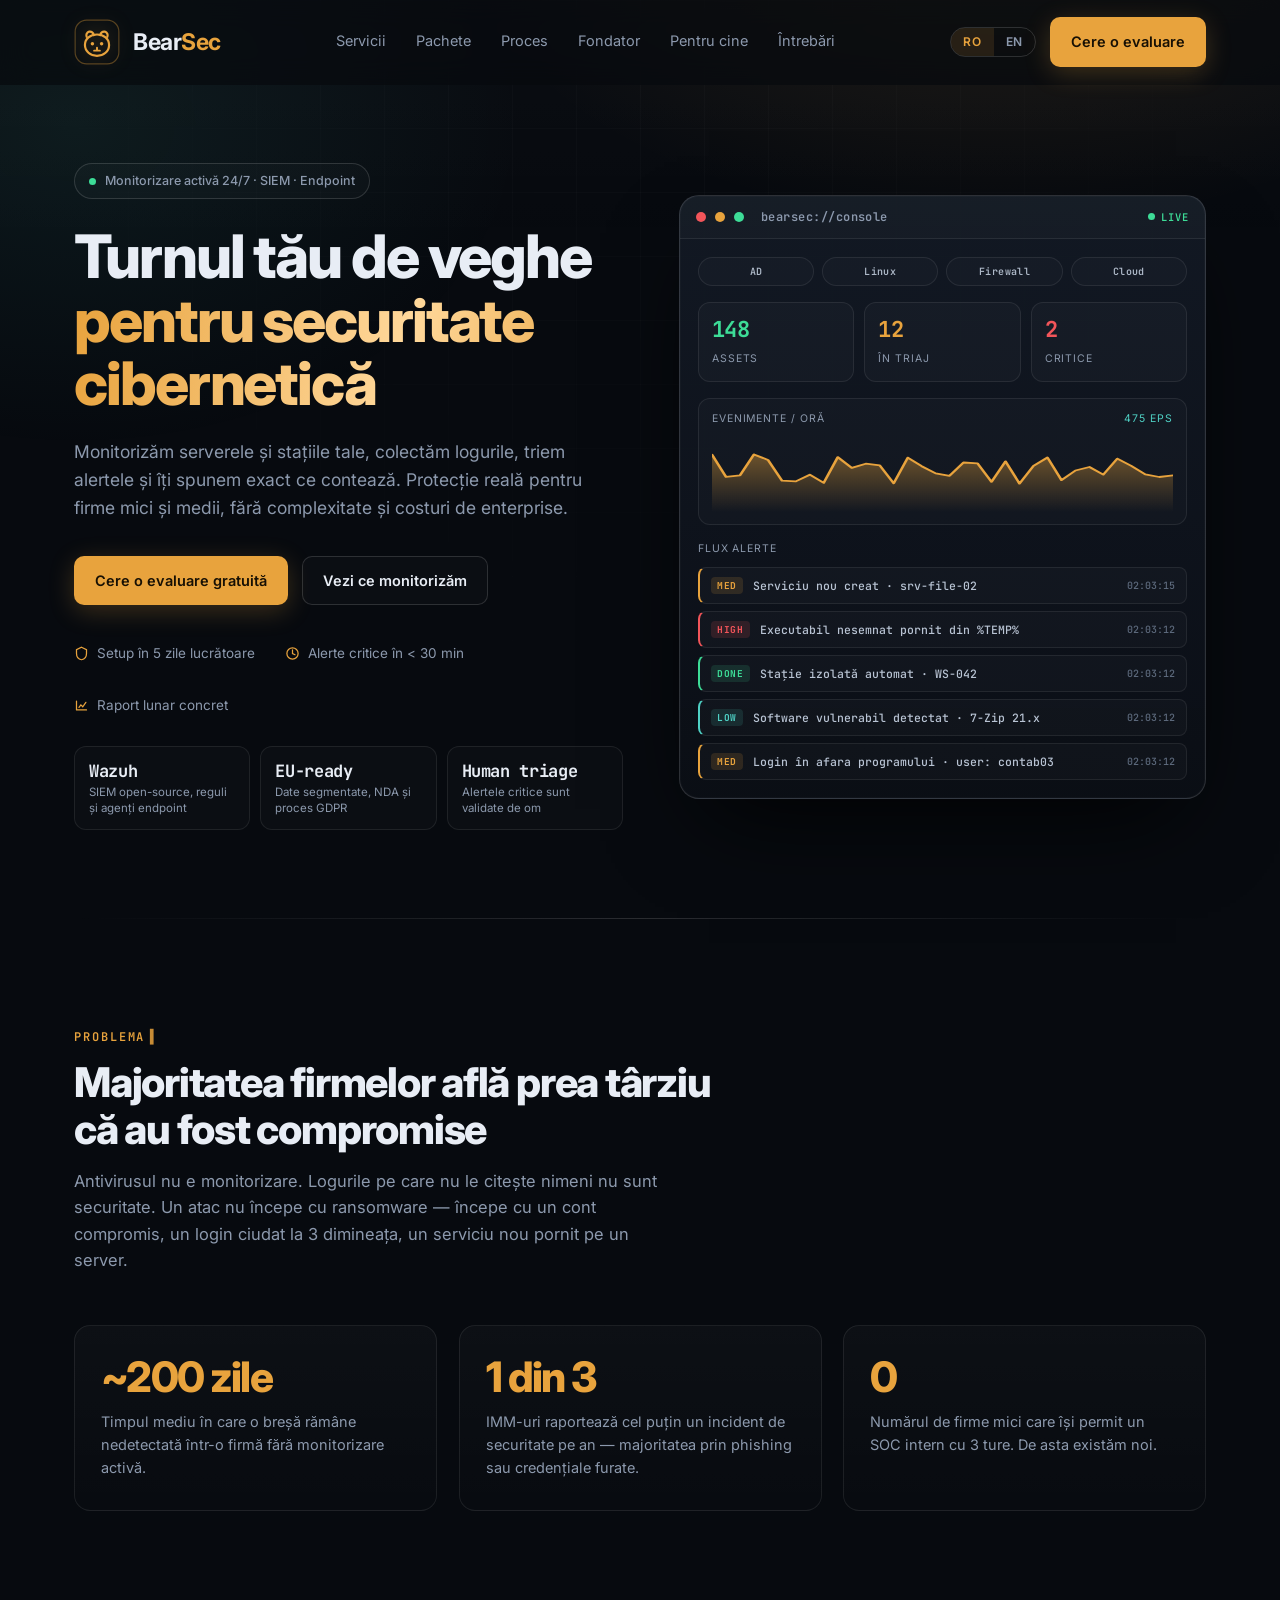
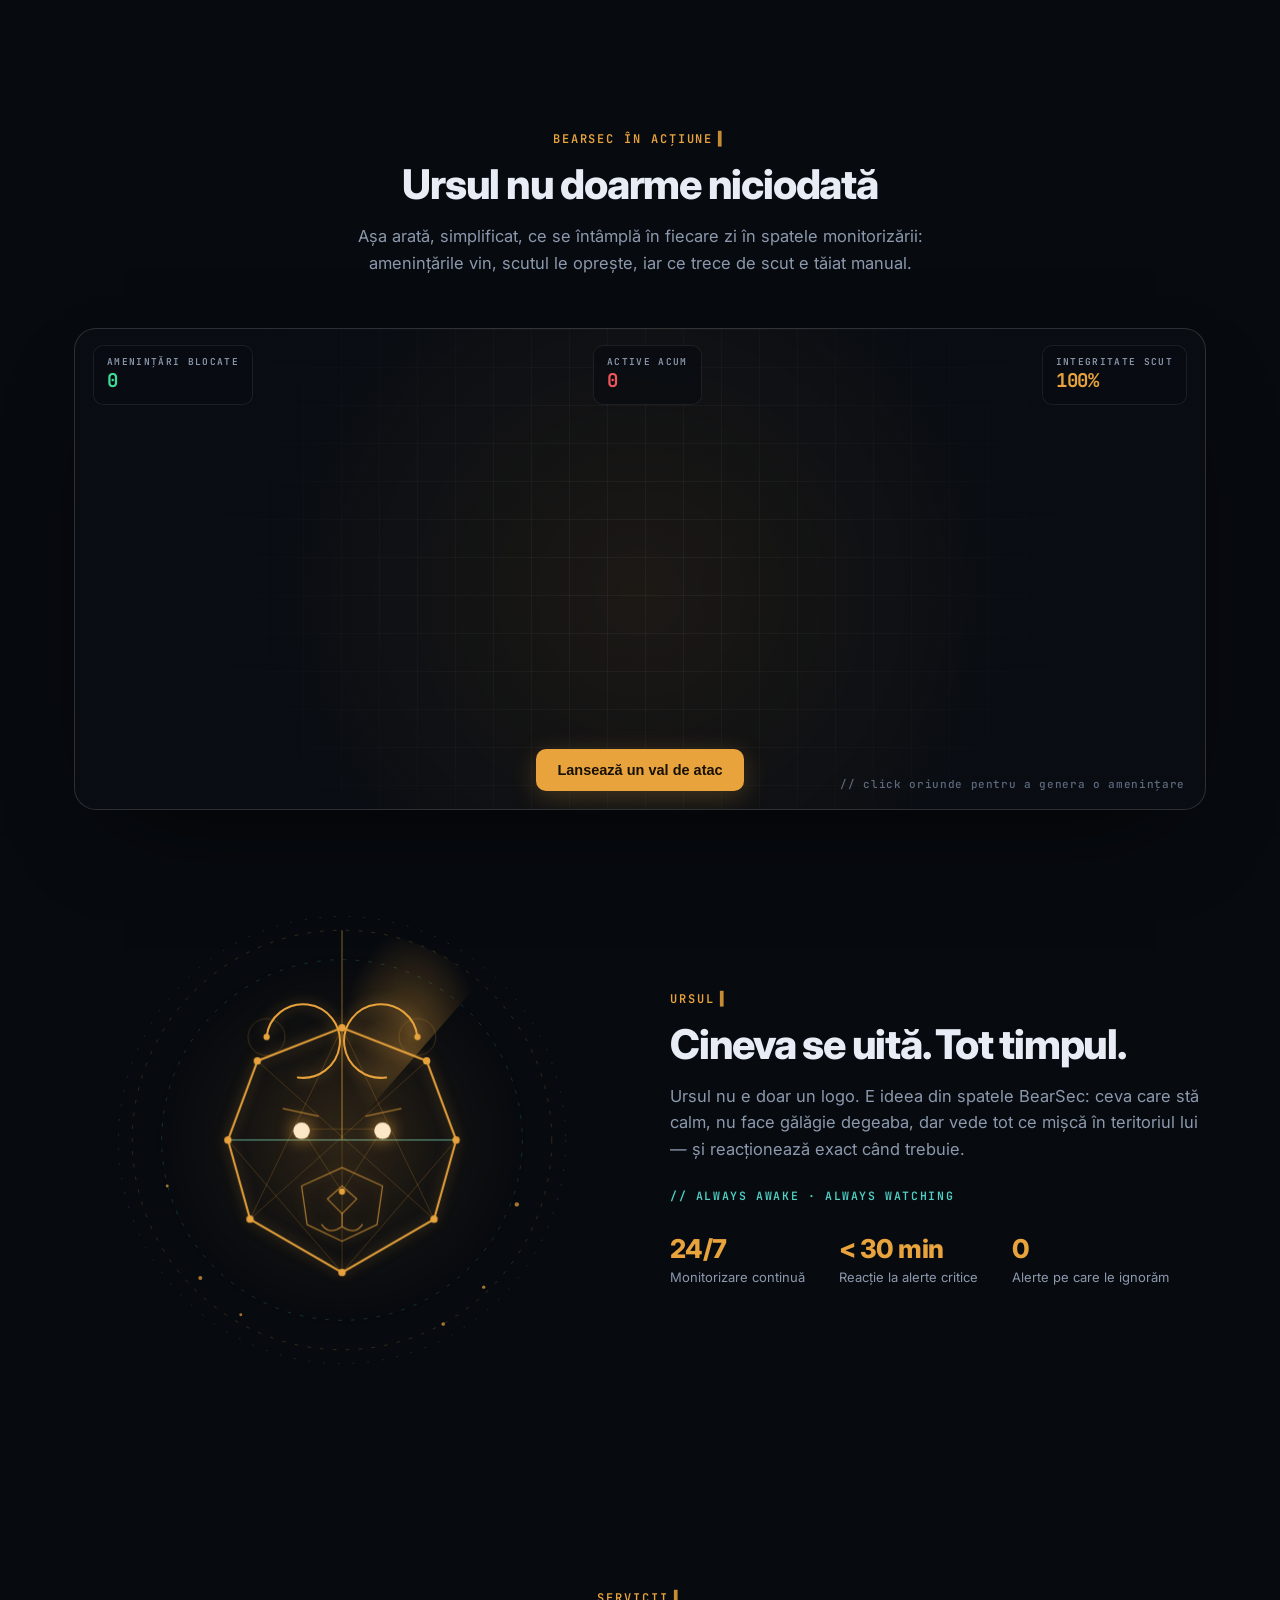
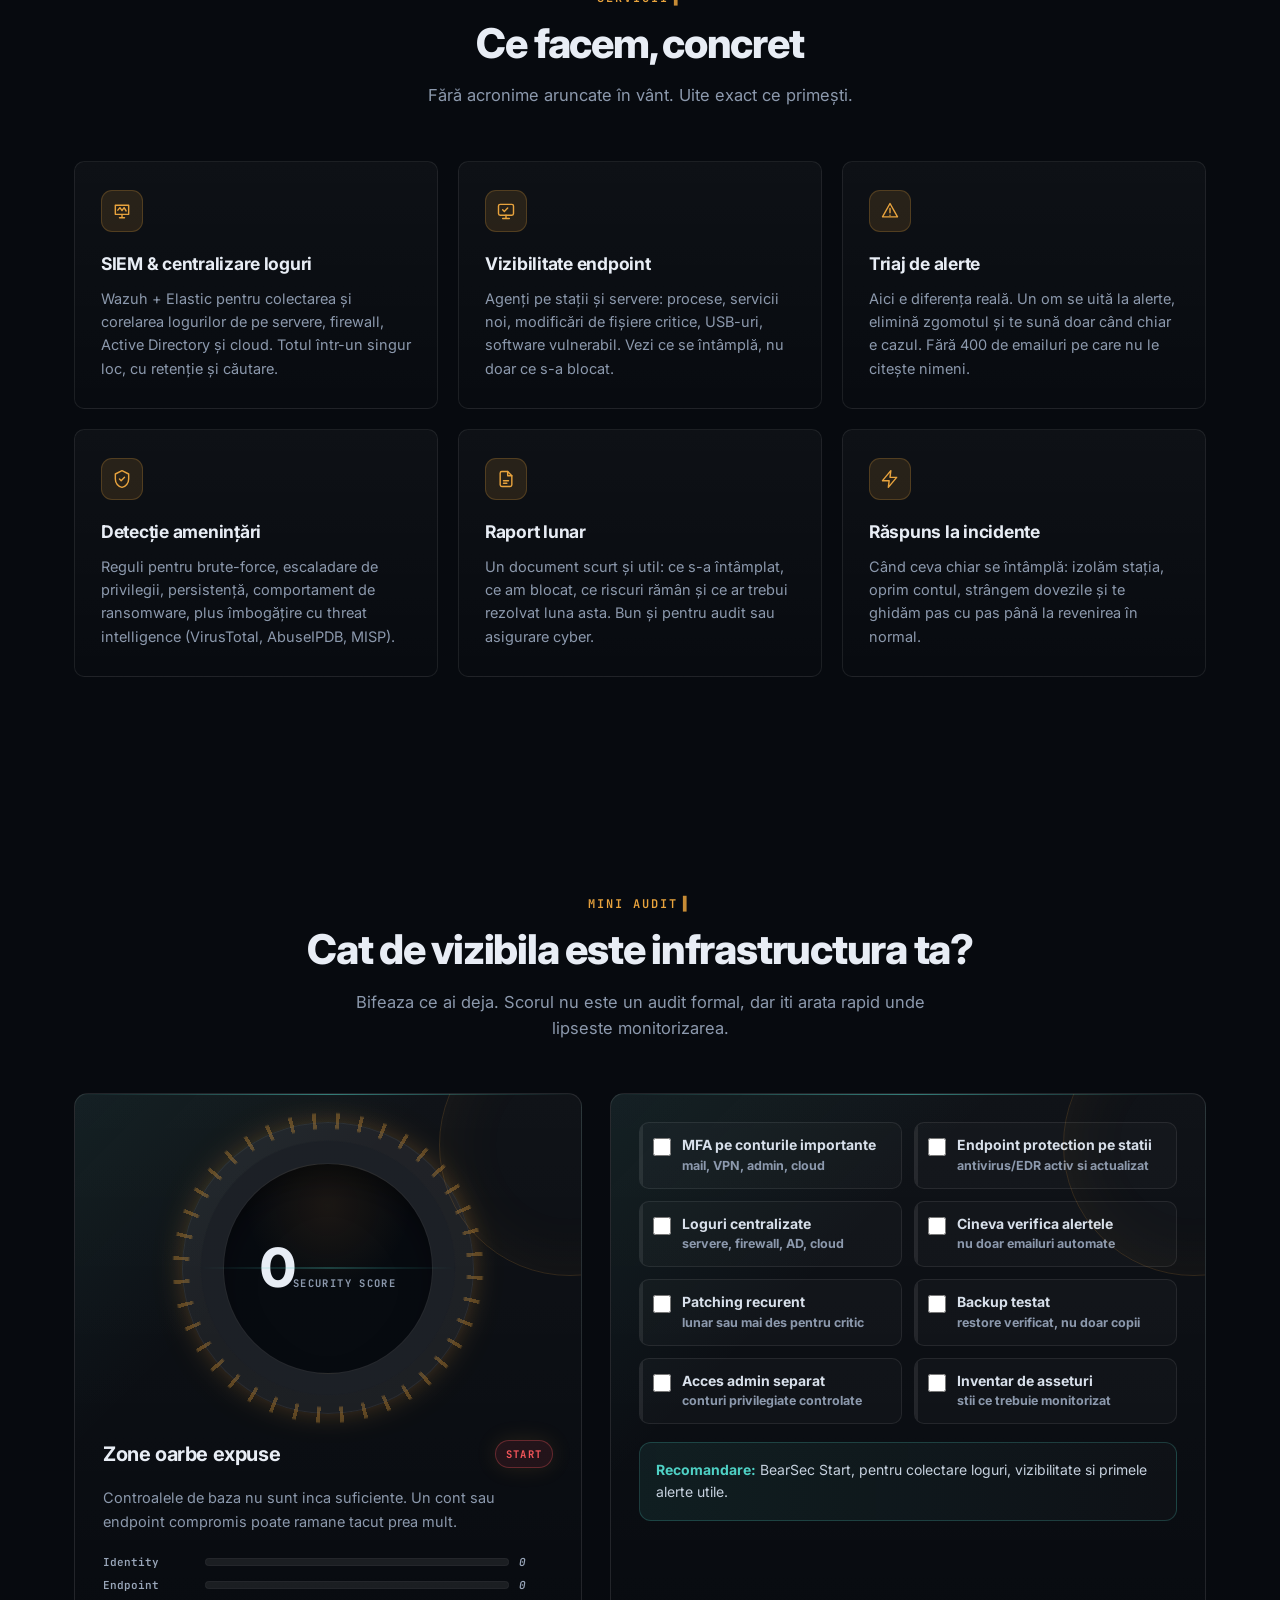
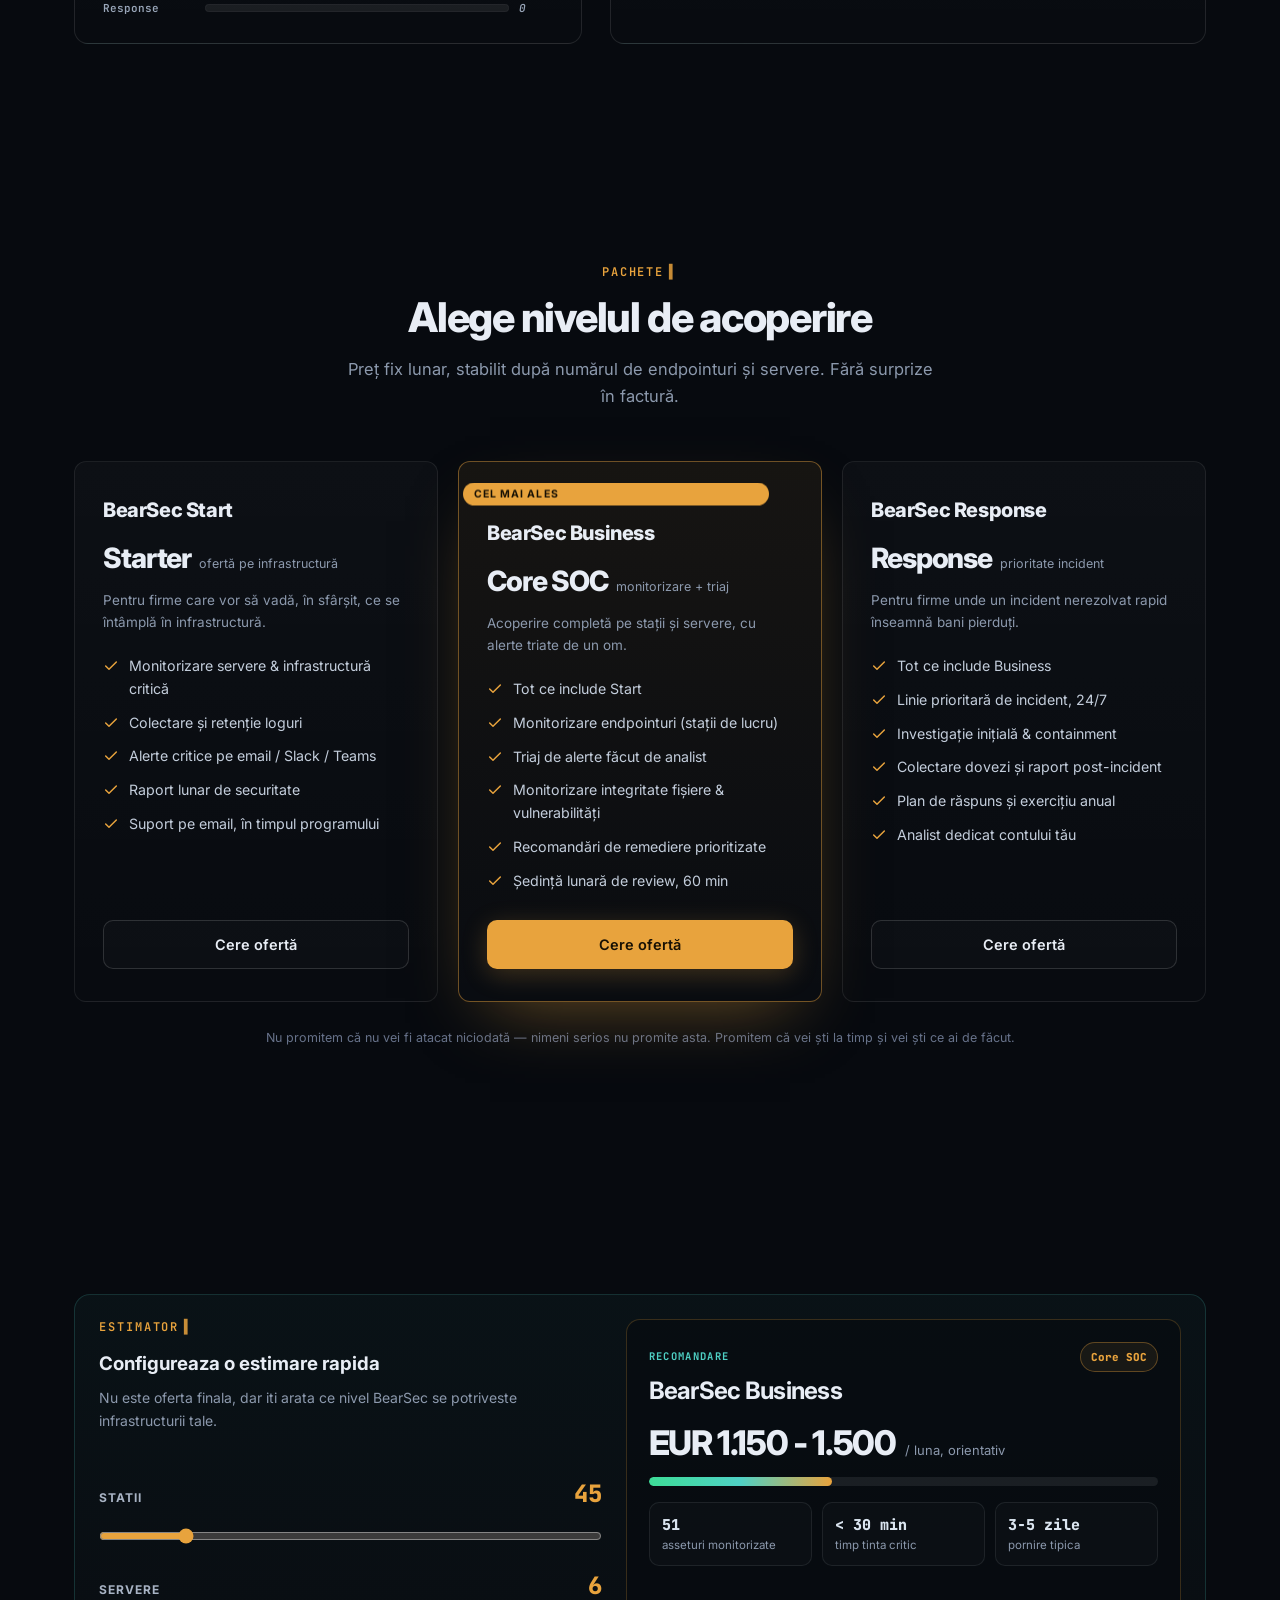
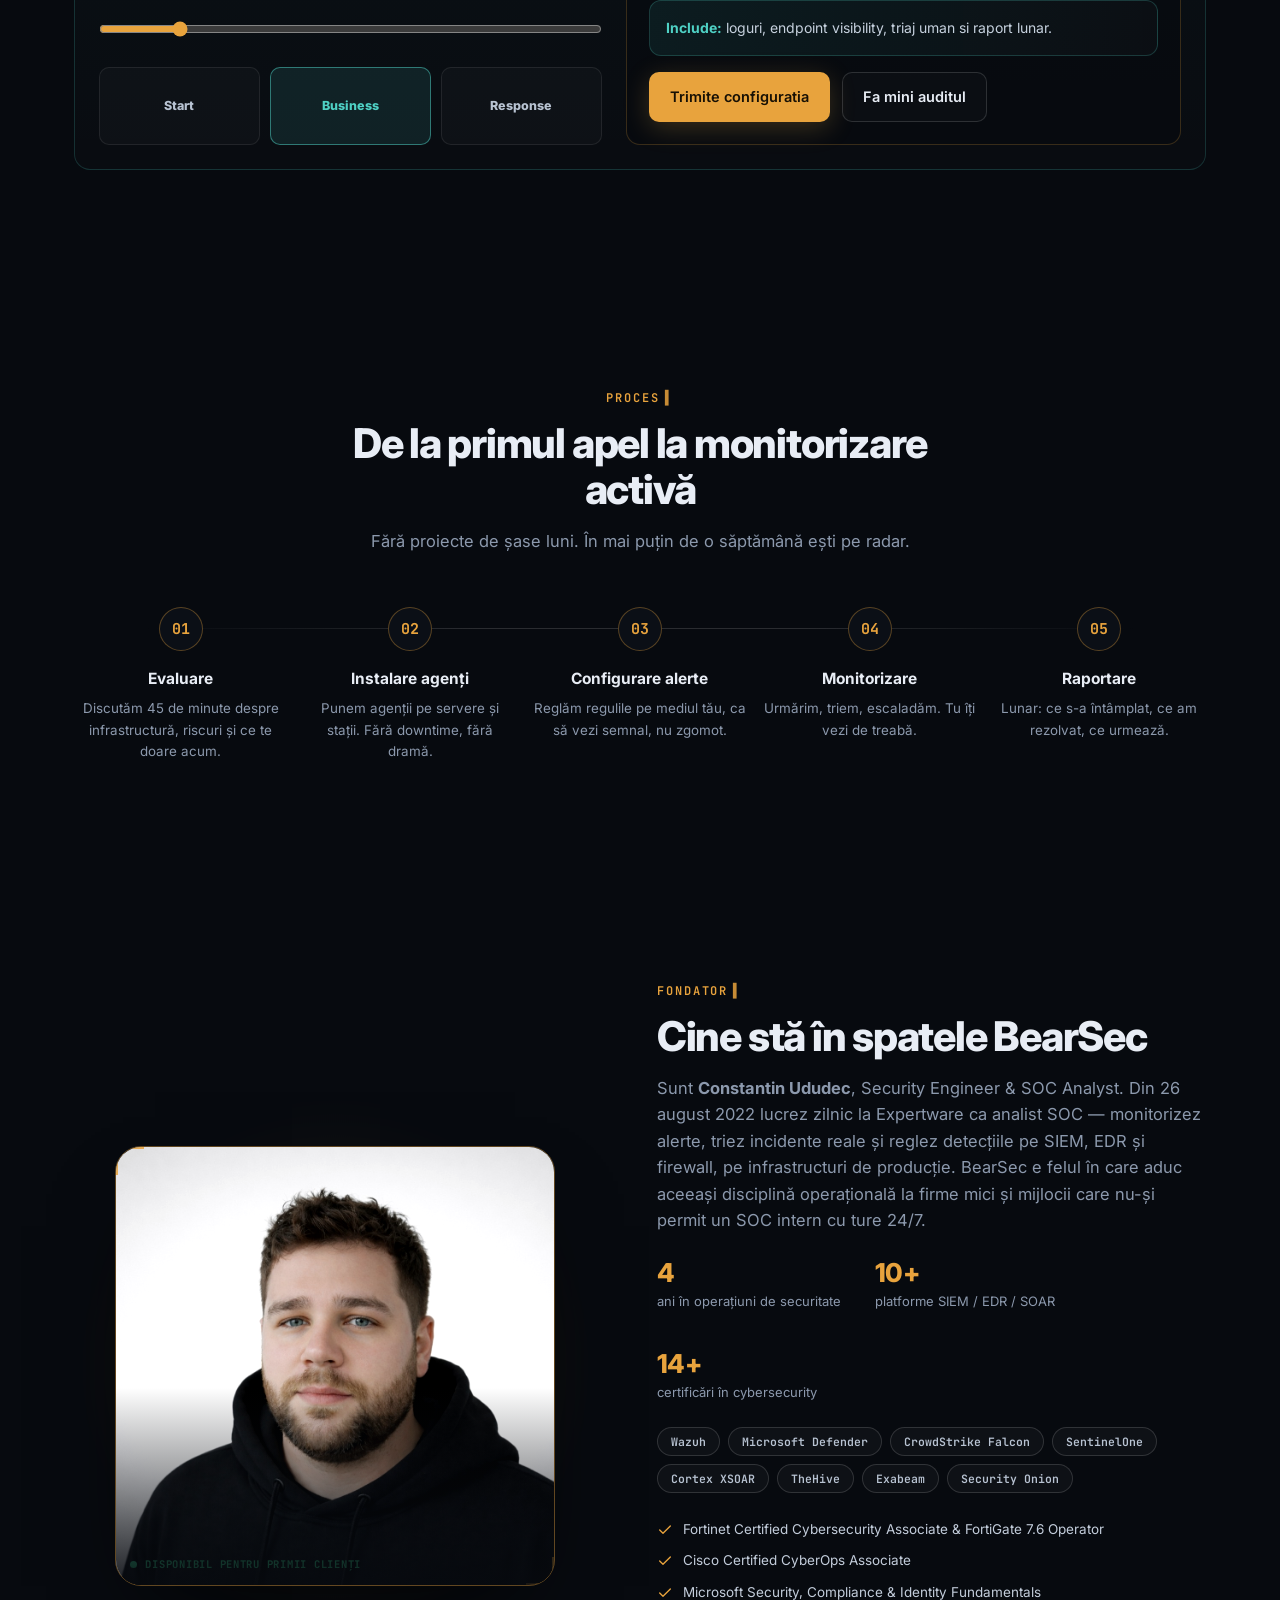
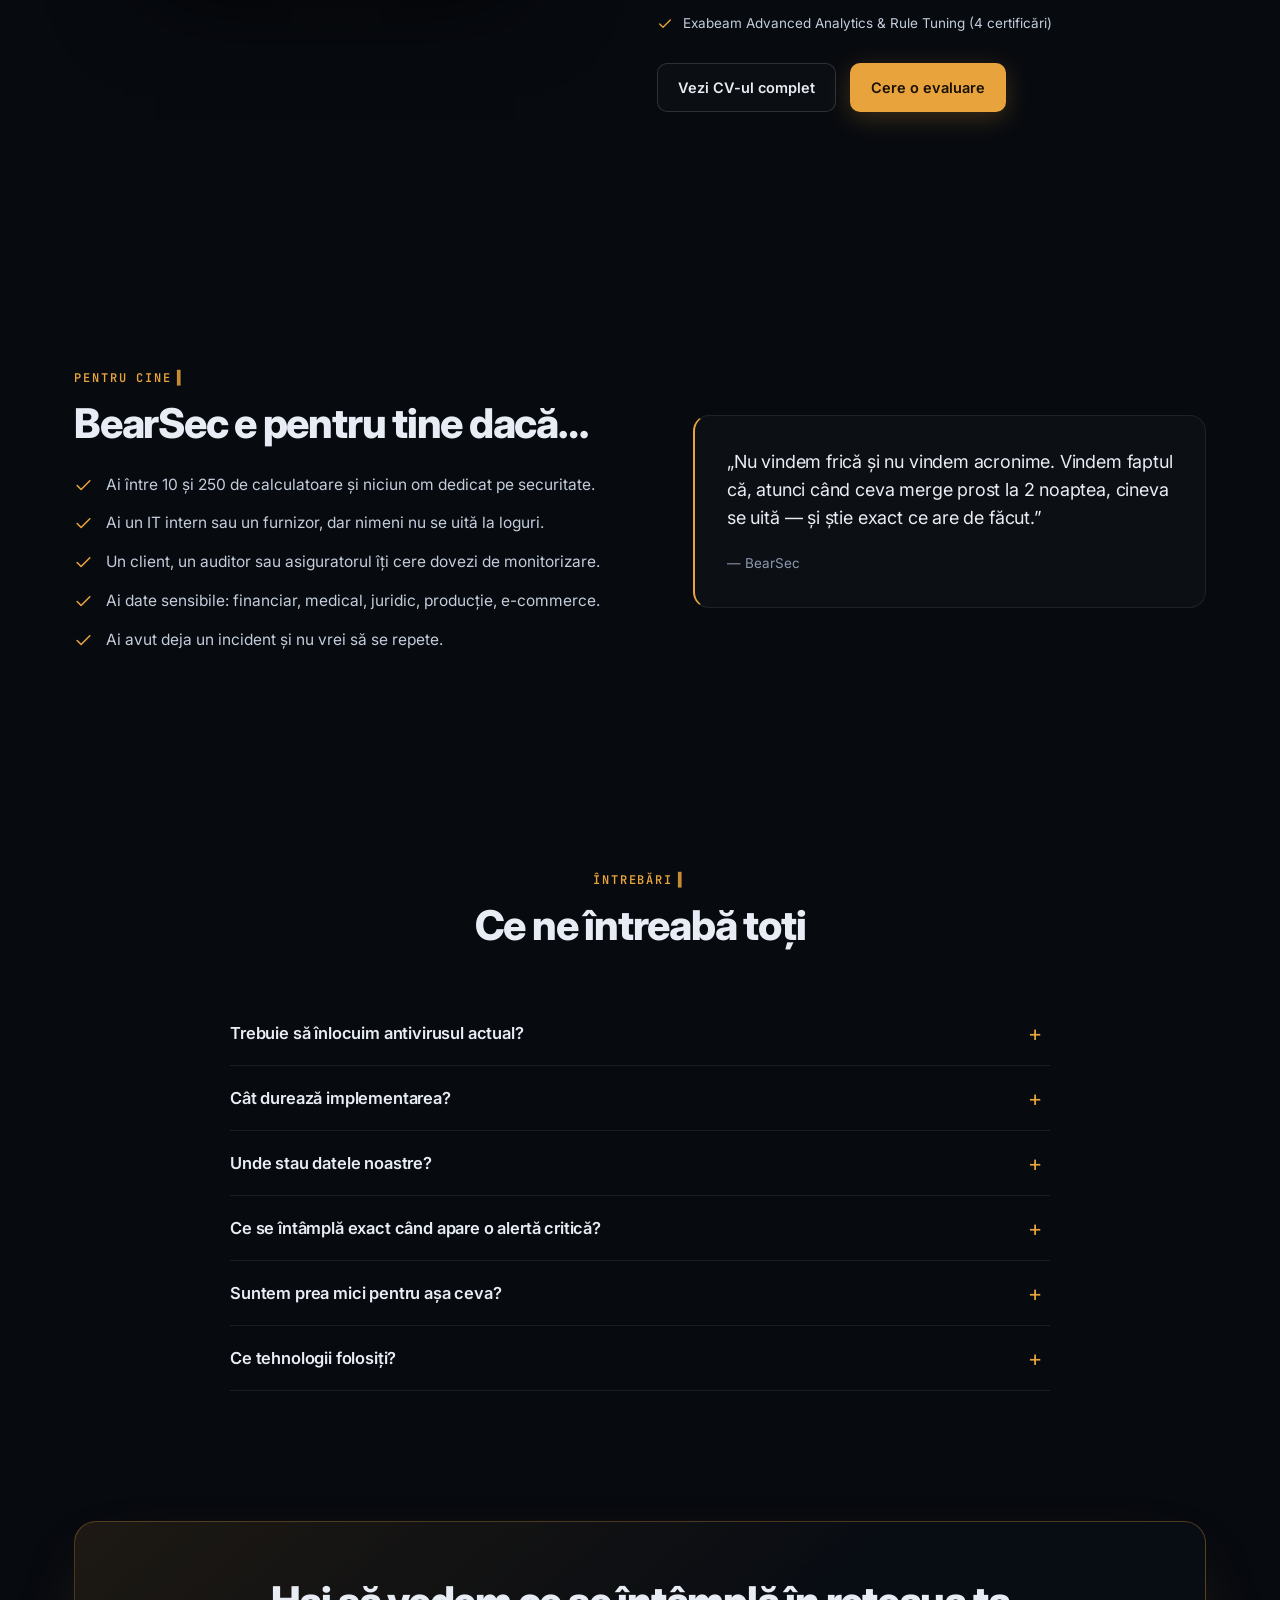
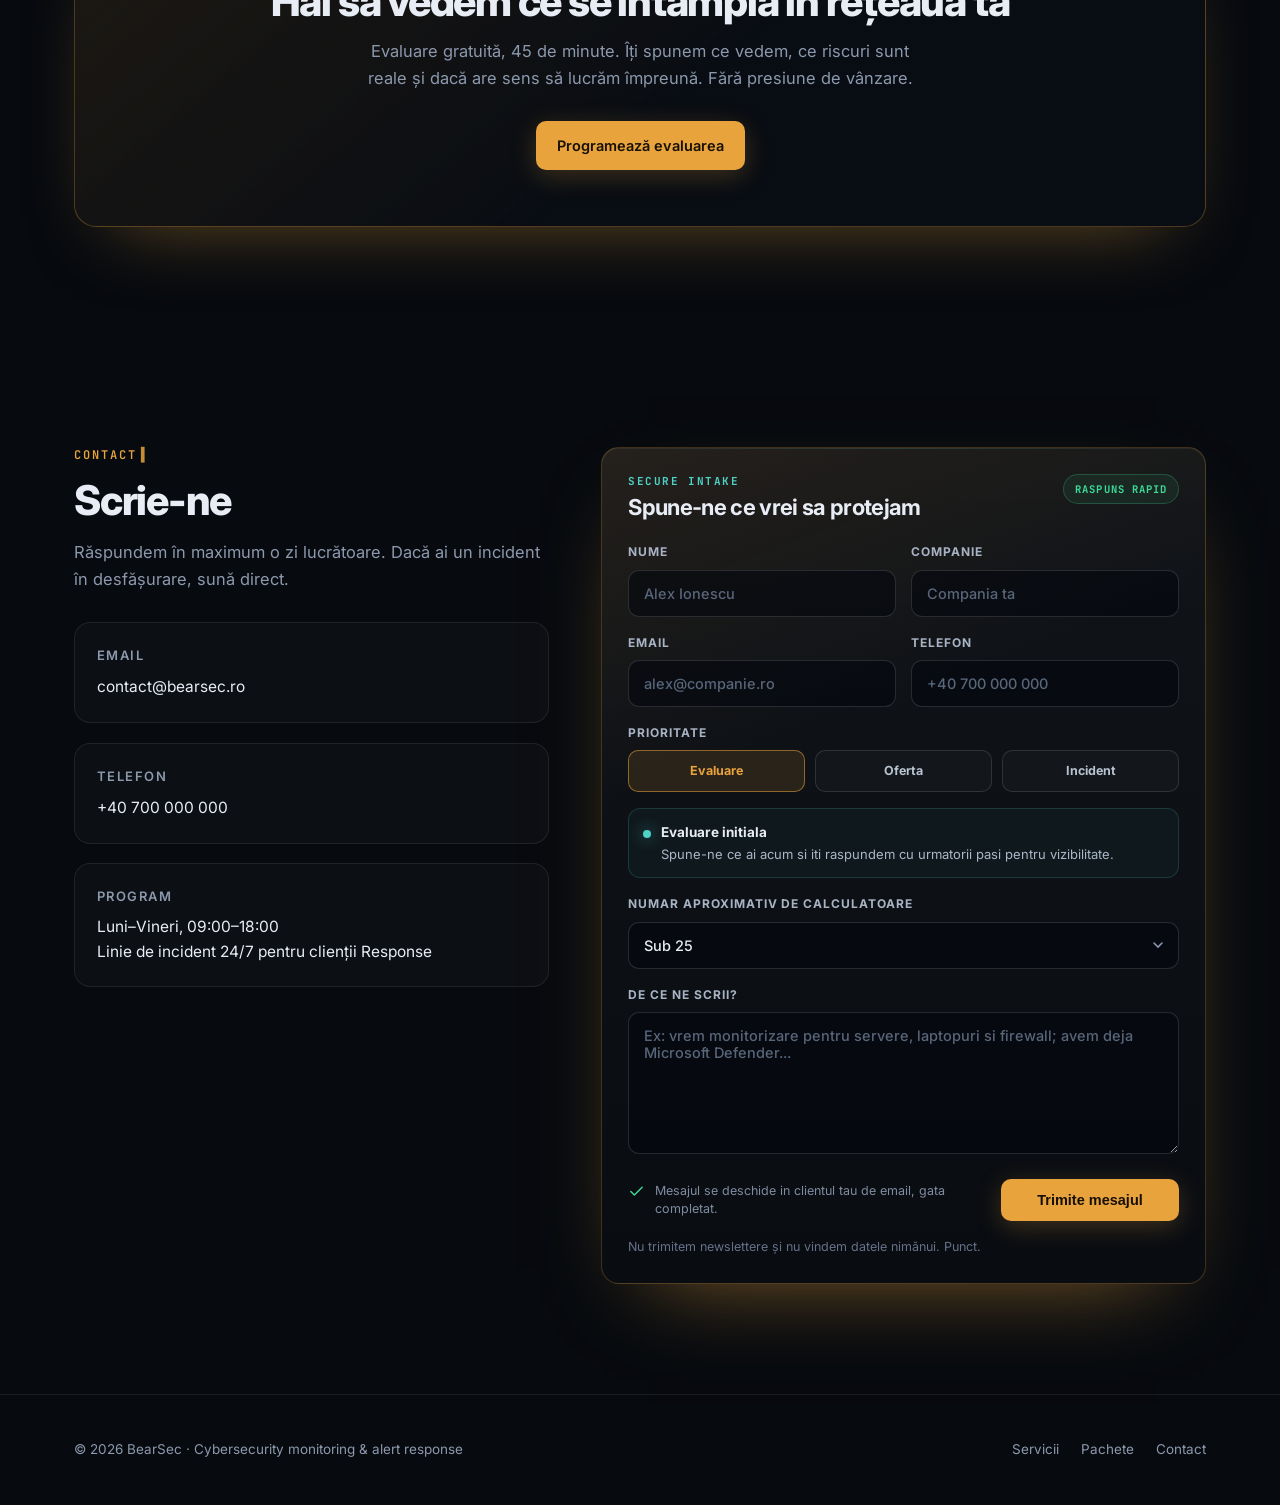
<file: bearsoc-index.html>
<!DOCTYPE html>
<html lang="ro">
<head>
<meta charset="UTF-8" />
<meta name="viewport" content="width=device-width, initial-scale=1" />
<title>BearSec — Monitorizare de securitate 24/7</title>
<meta name="description" content="BearSec — monitorizare de securitate, SIEM, vizibilitate endpoint si raspuns la incidente pentru firme mici si medii. Fara costuri enterprise." />
<link rel="preconnect" href="https://fonts.googleapis.com" />
<link rel="preconnect" href="https://fonts.gstatic.com" crossorigin />
<link href="https://fonts.googleapis.com/css2?family=Inter:wght@400;500;600;700;800&family=JetBrains+Mono:wght@400;500;600;700&display=swap" rel="stylesheet" />
<link rel="icon" href="data:image/svg+xml,<svg xmlns='http://www.w3.org/2000/svg' viewBox='0 0 32 32'><rect width='32' height='32' rx='8' fill='%230b0f16'/><path d='M8 12a3 3 0 116 0M18 12a3 3 0 116 0M7 18c0-5 4-8 9-8s9 3 9 8-4 8-9 8-9-3-9-8z' fill='none' stroke='%23e8a33d' stroke-width='2'/></svg>" />
<link rel="stylesheet" href="css/style.css" />
</head>
<body>
<div class="grid-bg"></div>

<header id="hdr">
  <div class="wrap nav">
    <a href="#top" class="brand">
      <svg viewBox="0 0 40 40" fill="none" aria-hidden="true">
        <rect x="1" y="1" width="38" height="38" rx="10" stroke="rgba(232,163,61,.35)"/>
        <path d="M11 15.5a3.2 3.2 0 116.1-1.4M22.9 14.1a3.2 3.2 0 116.1 1.4" stroke="#e8a33d" stroke-width="1.9" stroke-linecap="round"/>
        <path d="M9.5 22.5c0-5.6 4.7-9 10.5-9s10.5 3.4 10.5 9-4.7 9.5-10.5 9.5S9.5 28.1 9.5 22.5z" stroke="#e8a33d" stroke-width="1.9"/>
        <circle cx="16" cy="21.5" r="1.5" fill="#e8a33d"/>
        <circle cx="24" cy="21.5" r="1.5" fill="#e8a33d"/>
        <path d="M20 25v2.5M17.5 27.5h5" stroke="#e8a33d" stroke-width="1.7" stroke-linecap="round"/>
      </svg>
      <span>Bear<i>Sec</i></span>
    </a>
    <nav class="nav-links" id="navlinks">
      <a href="#servicii" data-i18n="nav.services">Servicii</a>
      <a href="#pachete" data-i18n="nav.packages">Pachete</a>
      <a href="#proces" data-i18n="nav.process">Proces</a>
      <a href="#fondator" data-i18n="nav.founder">Fondator</a>
      <a href="#pentru-cine" data-i18n="nav.who">Pentru cine</a>
      <a href="#faq" data-i18n="nav.faq">Întrebări</a>
    </nav>
    <div class="nav-right">
      <div class="lang">
        <button data-lang="ro" class="on">RO</button>
        <button data-lang="en">EN</button>
      </div>
      <a href="#contact" class="btn btn-primary" data-i18n="nav.cta">Cere o evaluare</a>
      <button class="burger" id="burger" aria-label="Meniu"><span></span><span></span><span></span></button>
    </div>
  </div>
</header>

<main id="top">

<section class="hero">
  <div class="wrap hero-grid">
    <div>
      <div class="pill"><span class="dot"></span><span data-i18n="hero.pill">Monitorizare activă 24/7 · SIEM · Endpoint</span></div>
      <h1><span data-i18n="hero.h1a">Turnul tău de veghe</span><br><em data-i18n="hero.h1b">pentru securitate cibernetică</em></h1>
      <p class="lead" data-i18n="hero.lead">Monitorizăm serverele și stațiile tale, colectăm logurile, triem alertele și îți spunem exact ce contează. Protecție reală pentru firme mici și medii, fără complexitate și costuri de enterprise.</p>
      <div class="cta-row">
        <a href="#contact" class="btn btn-primary" data-i18n="hero.cta1">Cere o evaluare gratuită</a>
        <a href="#servicii" class="btn btn-ghost" data-i18n="hero.cta2">Vezi ce monitorizăm</a>
      </div>
      <div class="hero-meta">
        <div><svg viewBox="0 0 24 24" fill="none" stroke-width="2" stroke-linecap="round"><path d="M12 2l8 4v6c0 5-3.4 9.2-8 10-4.6-.8-8-5-8-10V6l8-4z"/></svg><span data-i18n="hero.m1">Setup în 5 zile lucrătoare</span></div>
        <div><svg viewBox="0 0 24 24" fill="none" stroke-width="2" stroke-linecap="round"><path d="M12 6v6l4 2"/><circle cx="12" cy="12" r="9"/></svg><span data-i18n="hero.m2">Alerte critice în &lt; 30 min</span></div>
        <div><svg viewBox="0 0 24 24" fill="none" stroke-width="2" stroke-linecap="round"><path d="M4 19V5m0 14h16M8 15l3-4 3 3 5-7"/></svg><span data-i18n="hero.m3">Raport lunar concret</span></div>
      </div>
      <div class="trust-strip">
        <div class="trust-item"><b>Wazuh</b><span data-i18n="trust.t1">SIEM open-source, reguli și agenți endpoint</span></div>
        <div class="trust-item"><b>EU-ready</b><span data-i18n="trust.t2">Date segmentate, NDA și proces GDPR</span></div>
        <div class="trust-item"><b>Human triage</b><span data-i18n="trust.t3">Alertele critice sunt validate de om</span></div>
      </div>
    </div>

    <div class="dash">
      <div class="dash-top">
        <span class="tl" style="background:#f2555a"></span>
        <span class="tl" style="background:#e8a33d"></span>
        <span class="tl" style="background:#3ddc97"></span>
        <span class="dash-title">bearsec://console</span>
        <span class="live"><span class="dot"></span>LIVE</span>
      </div>
      <div class="dash-body">
        <div class="coverage">
          <span>AD</span><span>Linux</span><span>Firewall</span><span>Cloud</span>
        </div>
        <div class="stats">
          <div class="stat ok"><b data-count="148">0</b><small data-i18n="dash.assets">Assets</small></div>
          <div class="stat warn"><b data-count="12">0</b><small data-i18n="dash.triage">În triaj</small></div>
          <div class="stat crit"><b data-count="2">0</b><small data-i18n="dash.critical">Critice</small></div>
        </div>
        <div class="chart">
          <div class="chart-h"><span data-i18n="dash.events">Evenimente / oră</span><span style="color:var(--cyan)" id="evtNow">— eps</span></div>
          <svg viewBox="0 0 300 76" preserveAspectRatio="none">
            <defs>
              <linearGradient id="g1" x1="0" y1="0" x2="0" y2="1">
                <stop offset="0%" stop-color="rgba(232,163,61,.42)"/>
                <stop offset="100%" stop-color="rgba(232,163,61,0)"/>
              </linearGradient>
            </defs>
            <path id="area" fill="url(#g1)" d=""/>
            <path id="line" fill="none" stroke="#e8a33d" stroke-width="1.8" stroke-linejoin="round" stroke-linecap="round" d=""/>
          </svg>
        </div>
        <div class="feed-h" data-i18n="dash.feed">Flux alerte</div>
        <ul class="feed" id="feed"></ul>
      </div>
    </div>
  </div>
</section>

<div class="wrap"><div class="divider"></div></div>

<section id="problema">
  <div class="wrap">
    <div class="sec-head reveal" style="max-width:640px">
      <div class="eyebrow" data-i18n="prob.eyebrow">Problema</div>
      <h2 data-i18n="prob.h2">Majoritatea firmelor află prea târziu că au fost compromise</h2>
      <p class="sec-lead" data-i18n="prob.lead">Antivirusul nu e monitorizare. Logurile pe care nu le citește nimeni nu sunt securitate. Un atac nu începe cu ransomware — începe cu un cont compromis, un login ciudat la 3 dimineața, un serviciu nou pornit pe un server.</p>
    </div>
    <div class="prob">
      <div class="prob-card reveal"><div class="num" data-i18n="prob.n1">~200 zile</div><p data-i18n="prob.p1">Timpul mediu în care o breșă rămâne nedetectată într-o firmă fără monitorizare activă.</p></div>
      <div class="prob-card reveal"><div class="num" data-i18n="prob.n2">1 din 3</div><p data-i18n="prob.p2">IMM-uri raportează cel puțin un incident de securitate pe an — majoritatea prin phishing sau credențiale furate.</p></div>
      <div class="prob-card reveal"><div class="num" data-i18n="prob.n3">0</div><p data-i18n="prob.p3">Numărul de firme mici care își permit un SOC intern cu 3 ture. De asta existăm noi.</p></div>
    </div>
  </div>
</section>

<!-- BATTLE -->
<section id="actiune" style="padding-bottom:60px">
  <div class="wrap">
    <div class="sec-head center reveal" style="max-width:660px">
      <div class="eyebrow" data-i18n="bat.eyebrow">BearSec în acțiune</div>
      <h2 data-i18n="bat.h2">Ursul nu doarme niciodată</h2>
      <p class="sec-lead" data-i18n="bat.lead">Așa arată, simplificat, ce se întâmplă în fiecare zi în spatele monitorizării: amenințările vin, scutul le oprește, iar ce trece de scut e tăiat manual.</p>
    </div>
    <div class="battle-wrap reveal">
      <div class="hud">
        <div class="hud-box g"><small data-i18n="bat.blocked">Amenințări blocate</small><b id="hudBlocked">0</b></div>
        <div class="hud-box r"><small data-i18n="bat.active">Active acum</small><b id="hudActive">0</b></div>
        <div class="hud-box a"><small data-i18n="bat.shield">Integritate scut</small><b id="hudShield">100%</b></div>
      </div>
      <canvas id="battle"></canvas>
      <div class="battle-actions">
        <button class="btn btn-primary" id="waveBtn" data-i18n="bat.btn">Lansează un val de atac</button>
      </div>
      <div class="battle-hint" data-i18n="bat.hint">// click oriunde pentru a genera o amenințare</div>
    </div>
  </div>
</section>

<!-- GUARDIAN / BEAR -->
<section id="guardian" style="padding-top:40px">
  <div class="wrap guardian">
    <div class="bear-stage reveal">
      <div class="bear-glow"></div>
      <svg class="bear" viewBox="0 0 500 500" fill="none" aria-hidden="true">
        <defs>
          <radialGradient id="sweepG" cx="50%" cy="50%" r="50%">
            <stop offset="0%" stop-color="rgba(232,163,61,.35)"/>
            <stop offset="100%" stop-color="rgba(232,163,61,0)"/>
          </radialGradient>
          <clipPath id="headClip">
            <path d="M250 128 L342 164 L374 250 L350 336 L250 394 L150 336 L126 250 L158 164 Z"/>
          </clipPath>
        </defs>

        <!-- orbits -->
        <circle class="ring r1" cx="250" cy="250" r="228"/>
        <circle class="ring r2" cx="250" cy="250" r="196"/>
        <circle class="ring r3" cx="250" cy="250" r="243"/>

        <!-- radar sweep -->
        <g class="sweep">
          <path d="M250 250 L250 22 A228 228 0 0 1 400 78 Z" fill="url(#sweepG)"/>
          <line x1="250" y1="250" x2="250" y2="22" stroke="rgba(232,163,61,.5)" stroke-width="1.2"/>
        </g>

        <!-- ears -->
        <path class="bear-line" d="M168 138 a40 40 0 1 1 34 44"/>
        <path class="bear-line" d="M332 138 a40 40 0 1 0 -34 44"/>
        <circle class="mesh" cx="168" cy="138" r="20"/>
        <circle class="mesh" cx="332" cy="138" r="20"/>

        <!-- head -->
        <path class="bear-line" d="M250 128 L342 164 L374 250 L350 336 L250 394 L150 336 L126 250 L158 164 Z"/>

        <!-- internal mesh -->
        <g clip-path="url(#headClip)">
          <g class="mesh">
            <path d="M250 128 L250 394 M126 250 L374 250 M158 164 L350 336 M342 164 L150 336"/>
            <path d="M250 128 L150 336 M250 128 L350 336 M126 250 L250 394 M374 250 L250 394"/>
            <path d="M206 238 L294 238 M206 238 L250 306 M294 238 L250 306"/>
          </g>
          <line class="scanline" x1="120" y1="250" x2="380" y2="250"/>
        </g>

        <!-- snout -->
        <path class="bear-line thin" d="M250 280 L294 300 L288 342 L250 360 L212 342 L206 300 Z"/>
        <path class="bear-line thin" d="M250 300 L266 314 L250 330 L234 314 Z"/>
        <path class="bear-line thin" d="M250 330 L250 344 M250 344 q-14 10 -22 -2 M250 344 q14 10 22 -2"/>

        <!-- brows -->
        <path class="bear-line thin" d="M186 216 L224 224 M314 216 L276 224"/>

        <!-- eyes -->
        <circle class="eye" cx="206" cy="240" r="9"/>
        <circle class="eye" cx="294" cy="240" r="9"/>

        <!-- nodes -->
        <g>
          <circle class="node" cx="250" cy="128" r="4" style="animation-delay:2.5s,3.0s"/>
          <circle class="node" cx="342" cy="164" r="4" style="animation-delay:2.6s,3.2s"/>
          <circle class="node" cx="374" cy="250" r="4" style="animation-delay:2.7s,3.4s"/>
          <circle class="node" cx="350" cy="336" r="4" style="animation-delay:2.8s,3.6s"/>
          <circle class="node" cx="250" cy="394" r="4" style="animation-delay:2.9s,3.8s"/>
          <circle class="node" cx="150" cy="336" r="4" style="animation-delay:3.0s,4.0s"/>
          <circle class="node" cx="126" cy="250" r="4" style="animation-delay:3.1s,4.2s"/>
          <circle class="node" cx="158" cy="164" r="4" style="animation-delay:3.2s,4.4s"/>
          <circle class="node" cx="168" cy="138" r="3.4" style="animation-delay:3.3s,4.6s"/>
          <circle class="node" cx="332" cy="138" r="3.4" style="animation-delay:3.4s,4.8s"/>
          <circle class="node" cx="250" cy="306" r="3.4" style="animation-delay:3.5s,5.0s"/>
        </g>

        <!-- floating particles -->
        <g>
          <circle class="particle" cx="96" cy="400" r="2.2" style="animation-delay:0s"/>
          <circle class="particle" cx="404" cy="410" r="1.8" style="animation-delay:1.4s"/>
          <circle class="particle" cx="60" cy="300" r="1.6" style="animation-delay:2.6s"/>
          <circle class="particle" cx="440" cy="320" r="2.4" style="animation-delay:3.8s"/>
          <circle class="particle" cx="140" cy="440" r="1.6" style="animation-delay:5.1s"/>
          <circle class="particle" cx="360" cy="450" r="2" style="animation-delay:6.2s"/>
        </g>
      </svg>
    </div>
    <div class="reveal">
      <div class="eyebrow" data-i18n="grd.eyebrow">Ursul</div>
      <h2 data-i18n="grd.h2">Cineva se uită. Tot timpul.</h2>
      <p class="sec-lead" data-i18n="grd.lead">Ursul nu e doar un logo. E ideea din spatele BearSec: ceva care stă calm, nu face gălăgie degeaba, dar vede tot ce mișcă în teritoriul lui — și reacționează exact când trebuie.</p>
      <div class="tagline-mono" data-i18n="grd.mono">// always awake · always watching</div>
      <div class="g-stats">
        <div><b data-i18n="grd.b1">24/7</b><span data-i18n="grd.s1">Monitorizare continuă</span></div>
        <div><b data-i18n="grd.b2">&lt; 30 min</b><span data-i18n="grd.s2">Reacție la alerte critice</span></div>
        <div><b data-i18n="grd.b3">0</b><span data-i18n="grd.s3">Alerte pe care le ignorăm</span></div>
      </div>
    </div>
  </div>
</section>

<section id="servicii">
  <div class="wrap">
    <div class="sec-head center reveal" style="max-width:680px">
      <div class="eyebrow" data-i18n="svc.eyebrow">Servicii</div>
      <h2 data-i18n="svc.h2">Ce facem, concret</h2>
      <p class="sec-lead" data-i18n="svc.lead">Fără acronime aruncate în vânt. Uite exact ce primești.</p>
    </div>
    <div class="svc">
      <div class="card reveal">
        <div class="ic"><svg viewBox="0 0 24 24"><path d="M4 5h16v11H4z"/><path d="M9 20h6M12 16v4"/><path d="M7 11l2.5-3 2.5 3.5L14.5 8 17 12"/></svg></div>
        <h3 data-i18n="svc.t1">SIEM & centralizare loguri</h3>
        <p data-i18n="svc.d1">Wazuh + Elastic pentru colectarea și corelarea logurilor de pe servere, firewall, Active Directory și cloud. Totul într-un singur loc, cu retenție și căutare.</p>
      </div>
      <div class="card reveal">
        <div class="ic"><svg viewBox="0 0 24 24"><rect x="3" y="4" width="18" height="13" rx="2"/><path d="M8 21h8M12 17v4M8 10.5l2 2 4-4"/></svg></div>
        <h3 data-i18n="svc.t2">Vizibilitate endpoint</h3>
        <p data-i18n="svc.d2">Agenți pe stații și servere: procese, servicii noi, modificări de fișiere critice, USB-uri, software vulnerabil. Vezi ce se întâmplă, nu doar ce s-a blocat.</p>
      </div>
      <div class="card reveal">
        <div class="ic"><svg viewBox="0 0 24 24"><path d="M12 3l9 16H3l9-16z"/><path d="M12 9v5M12 17h.01"/></svg></div>
        <h3 data-i18n="svc.t3">Triaj de alerte</h3>
        <p data-i18n="svc.d3">Aici e diferența reală. Un om se uită la alerte, elimină zgomotul și te sună doar când chiar e cazul. Fără 400 de emailuri pe care nu le citește nimeni.</p>
      </div>
      <div class="card reveal">
        <div class="ic"><svg viewBox="0 0 24 24"><path d="M12 2l8 4v6c0 5-3.4 9.2-8 10-4.6-.8-8-5-8-10V6l8-4z"/><path d="M9 12l2 2 4-4"/></svg></div>
        <h3 data-i18n="svc.t4">Detecție amenințări</h3>
        <p data-i18n="svc.d4">Reguli pentru brute-force, escaladare de privilegii, persistență, comportament de ransomware, plus îmbogățire cu threat intelligence (VirusTotal, AbuseIPDB, MISP).</p>
      </div>
      <div class="card reveal">
        <div class="ic"><svg viewBox="0 0 24 24"><path d="M14 3H7a2 2 0 00-2 2v14a2 2 0 002 2h10a2 2 0 002-2V8l-5-5z"/><path d="M14 3v5h5M9 14h6M9 17h4"/></svg></div>
        <h3 data-i18n="svc.t5">Raport lunar</h3>
        <p data-i18n="svc.d5">Un document scurt și util: ce s-a întâmplat, ce am blocat, ce riscuri rămân și ce ar trebui rezolvat luna asta. Bun și pentru audit sau asigurare cyber.</p>
      </div>
      <div class="card reveal">
        <div class="ic"><svg viewBox="0 0 24 24"><path d="M13 2L3 14h8l-1 8 10-12h-8l1-8z"/></svg></div>
        <h3 data-i18n="svc.t6">Răspuns la incidente</h3>
        <p data-i18n="svc.d6">Când ceva chiar se întâmplă: izolăm stația, oprim contul, strângem dovezile și te ghidăm pas cu pas până la revenirea în normal.</p>
      </div>
    </div>
  </div>
</section>

<section id="risk-score">
  <div class="wrap">
    <div class="sec-head center reveal" style="max-width:680px">
      <div class="eyebrow" data-i18n="risk.eyebrow">Mini audit</div>
      <h2 data-i18n="risk.h2">Cat de vizibila este infrastructura ta?</h2>
      <p class="sec-lead" data-i18n="risk.lead">Bifeaza ce ai deja. Scorul nu este un audit formal, dar iti arata rapid unde lipseste monitorizarea.</p>
    </div>
    <div class="risk-lab reveal">
      <div class="score-panel">
        <div class="score-ring low" id="scoreRing" style="--score-pct:0%">
          <div class="score-core"><div><b id="riskScore">0</b><span data-i18n="risk.score">Security score</span></div></div>
        </div>
        <div class="score-status">
          <b id="riskTitle" data-i18n="risk.title.mid">Vizibilitate partiala</b>
          <span class="score-badge" id="riskBadge">Core SOC</span>
        </div>
        <p id="riskText" data-i18n="risk.text.mid">Ai cateva controale bune, dar atacurile mai discrete pot ramane in loguri fara sa fie vazute la timp.</p>
        <div class="score-bars">
          <div class="score-bar"><span>Identity</span><i><span id="barId" style="--w:0%"></span></i><em id="barIdTxt">0</em></div>
          <div class="score-bar"><span>Endpoint</span><i><span id="barEp" style="--w:0%"></span></i><em id="barEpTxt">0</em></div>
          <div class="score-bar"><span>Response</span><i><span id="barRs" style="--w:0%"></span></i><em id="barRsTxt">0</em></div>
        </div>
      </div>
      <div class="check-panel">
        <div class="check-grid" id="riskChecks">
          <label class="risk-check"><input type="checkbox" data-score="12" data-area="id"><span data-i18n="risk.c1">MFA pe conturile importante<small>mail, VPN, admin, cloud</small></span></label>
          <label class="risk-check"><input type="checkbox" data-score="10" data-area="ep"><span data-i18n="risk.c2">Endpoint protection pe statii<small>antivirus/EDR activ si actualizat</small></span></label>
          <label class="risk-check"><input type="checkbox" data-score="14" data-area="rs"><span data-i18n="risk.c3">Loguri centralizate<small>servere, firewall, AD, cloud</small></span></label>
          <label class="risk-check"><input type="checkbox" data-score="12" data-area="rs"><span data-i18n="risk.c4">Cineva verifica alertele<small>nu doar emailuri automate</small></span></label>
          <label class="risk-check"><input type="checkbox" data-score="10" data-area="ep"><span data-i18n="risk.c5">Patching recurent<small>lunar sau mai des pentru critic</small></span></label>
          <label class="risk-check"><input type="checkbox" data-score="10" data-area="rs"><span data-i18n="risk.c6">Backup testat<small>restore verificat, nu doar copii</small></span></label>
          <label class="risk-check"><input type="checkbox" data-score="8" data-area="id"><span data-i18n="risk.c7">Acces admin separat<small>conturi privilegiate controlate</small></span></label>
          <label class="risk-check"><input type="checkbox" data-score="8" data-area="ep"><span data-i18n="risk.c8">Inventar de asseturi<small>stii ce trebuie monitorizat</small></span></label>
        </div>
        <div class="risk-result" id="riskResult" data-i18n="risk.result.mid"><b>Recomandare:</b> BearSec Business, cu triaj uman si reguli ajustate pe mediul tau.</div>
      </div>
    </div>
  </div>
</section>

<section id="pachete">
  <div class="wrap">
    <div class="sec-head center reveal" style="max-width:640px">
      <div class="eyebrow" data-i18n="pkg.eyebrow">Pachete</div>
      <h2 data-i18n="pkg.h2">Alege nivelul de acoperire</h2>
      <p class="sec-lead" data-i18n="pkg.lead">Preț fix lunar, stabilit după numărul de endpointuri și servere. Fără surprize în factură.</p>
    </div>
    <div class="pkgs">
      <div class="pkg reveal">
        <h3>BearSec Start</h3>
        <div class="pkg-price"><b>Starter</b><span data-i18n="pkg.price1">ofertă pe infrastructură</span></div>
        <p class="for" data-i18n="pkg.for1">Pentru firme care vor să vadă, în sfârșit, ce se întâmplă în infrastructură.</p>
        <ul>
          <li><svg viewBox="0 0 24 24"><path d="M4 12l5 5L20 6"/></svg><span data-i18n="pkg.s1a">Monitorizare servere & infrastructură critică</span></li>
          <li><svg viewBox="0 0 24 24"><path d="M4 12l5 5L20 6"/></svg><span data-i18n="pkg.s1b">Colectare și retenție loguri</span></li>
          <li><svg viewBox="0 0 24 24"><path d="M4 12l5 5L20 6"/></svg><span data-i18n="pkg.s1c">Alerte critice pe email / Slack / Teams</span></li>
          <li><svg viewBox="0 0 24 24"><path d="M4 12l5 5L20 6"/></svg><span data-i18n="pkg.s1d">Raport lunar de securitate</span></li>
          <li><svg viewBox="0 0 24 24"><path d="M4 12l5 5L20 6"/></svg><span data-i18n="pkg.s1e">Suport pe email, în timpul programului</span></li>
        </ul>
        <a href="#contact" class="btn btn-ghost" data-i18n="pkg.cta">Cere ofertă</a>
      </div>
      <div class="pkg featured reveal">
        <span class="pkg-tag" data-i18n="pkg.popular">Cel mai ales</span>
        <h3>BearSec Business</h3>
        <div class="pkg-price"><b>Core SOC</b><span data-i18n="pkg.price2">monitorizare + triaj</span></div>
        <p class="for" data-i18n="pkg.for2">Acoperire completă pe stații și servere, cu alerte triate de un om.</p>
        <ul>
          <li><svg viewBox="0 0 24 24"><path d="M4 12l5 5L20 6"/></svg><span data-i18n="pkg.s2a">Tot ce include Start</span></li>
          <li><svg viewBox="0 0 24 24"><path d="M4 12l5 5L20 6"/></svg><span data-i18n="pkg.s2b">Monitorizare endpointuri (stații de lucru)</span></li>
          <li><svg viewBox="0 0 24 24"><path d="M4 12l5 5L20 6"/></svg><span data-i18n="pkg.s2c">Triaj de alerte făcut de analist</span></li>
          <li><svg viewBox="0 0 24 24"><path d="M4 12l5 5L20 6"/></svg><span data-i18n="pkg.s2d">Monitorizare integritate fișiere & vulnerabilități</span></li>
          <li><svg viewBox="0 0 24 24"><path d="M4 12l5 5L20 6"/></svg><span data-i18n="pkg.s2e">Recomandări de remediere prioritizate</span></li>
          <li><svg viewBox="0 0 24 24"><path d="M4 12l5 5L20 6"/></svg><span data-i18n="pkg.s2f">Ședință lunară de review, 60 min</span></li>
        </ul>
        <a href="#contact" class="btn btn-primary" data-i18n="pkg.cta">Cere ofertă</a>
      </div>
      <div class="pkg reveal">
        <h3>BearSec Response</h3>
        <div class="pkg-price"><b>Response</b><span data-i18n="pkg.price3">prioritate incident</span></div>
        <p class="for" data-i18n="pkg.for3">Pentru firme unde un incident nerezolvat rapid înseamnă bani pierduți.</p>
        <ul>
          <li><svg viewBox="0 0 24 24"><path d="M4 12l5 5L20 6"/></svg><span data-i18n="pkg.s3a">Tot ce include Business</span></li>
          <li><svg viewBox="0 0 24 24"><path d="M4 12l5 5L20 6"/></svg><span data-i18n="pkg.s3b">Linie prioritară de incident, 24/7</span></li>
          <li><svg viewBox="0 0 24 24"><path d="M4 12l5 5L20 6"/></svg><span data-i18n="pkg.s3c">Investigație inițială & containment</span></li>
          <li><svg viewBox="0 0 24 24"><path d="M4 12l5 5L20 6"/></svg><span data-i18n="pkg.s3d">Colectare dovezi și raport post-incident</span></li>
          <li><svg viewBox="0 0 24 24"><path d="M4 12l5 5L20 6"/></svg><span data-i18n="pkg.s3e">Plan de răspuns și exercițiu anual</span></li>
          <li><svg viewBox="0 0 24 24"><path d="M4 12l5 5L20 6"/></svg><span data-i18n="pkg.s3f">Analist dedicat contului tău</span></li>
        </ul>
        <a href="#contact" class="btn btn-ghost" data-i18n="pkg.cta">Cere ofertă</a>
      </div>
    </div>
    <p class="note reveal" style="text-align:center;margin-top:26px" data-i18n="pkg.note">Nu promitem că nu vei fi atacat niciodată — nimeni serios nu promite asta. Promitem că vei ști la timp și vei ști ce ai de făcut.</p>
  </div>
</section>

<section id="quote-estimator">
  <div class="wrap">
    <div class="quote-lab reveal" id="quote-lab">
      <div class="quote-controls">
        <div>
          <div class="eyebrow" data-i18n="quote.eyebrow">Estimator</div>
          <h3 data-i18n="quote.h3">Configureaza o estimare rapida</h3>
          <p class="sec-lead" style="font-size:14px;margin-top:8px" data-i18n="quote.lead">Nu este oferta finala, dar iti arata ce nivel BearSec se potriveste infrastructurii tale.</p>
        </div>
        <div class="range-field">
          <div class="range-top"><label for="quoteEndpoints" data-i18n="quote.endpoints">Statii</label><b id="quoteEndpointsVal">45</b></div>
          <input id="quoteEndpoints" type="range" min="5" max="250" value="45" step="5">
        </div>
        <div class="range-field">
          <div class="range-top"><label for="quoteServers" data-i18n="quote.servers">Servere</label><b id="quoteServersVal">6</b></div>
          <input id="quoteServers" type="range" min="0" max="40" value="6" step="1">
        </div>
        <div class="quote-modes" id="quoteModes">
          <label><input type="radio" name="quoteMode" value="start"><span>Start</span></label>
          <label><input type="radio" name="quoteMode" value="business" checked><span>Business</span></label>
          <label><input type="radio" name="quoteMode" value="response"><span>Response</span></label>
        </div>
      </div>
      <div class="quote-output">
        <div class="quote-output-top">
          <div><small data-i18n="quote.reco">Recomandare</small><h3 id="quotePlan">BearSec Business</h3></div>
          <span class="quote-pill" id="quoteCoverage">Core SOC</span>
        </div>
        <div class="quote-price"><b id="quotePrice">EUR 1.650 - 2.200</b><span data-i18n="quote.month">/ luna, orientativ</span></div>
        <div class="quote-meter" style="--quote-w:48%"><span id="quoteMeter"></span></div>
        <div class="quote-next">
          <div><b id="quoteAssets">51</b><span data-i18n="quote.assets">asseturi monitorizate</span></div>
          <div><b id="quoteSla">&lt; 30 min</b><span data-i18n="quote.sla">timp tinta critic</span></div>
          <div><b id="quoteSetup">3-5 zile</b><span data-i18n="quote.setup">pornire tipica</span></div>
        </div>
        <div class="risk-result" id="quoteAdvice"><b>Include:</b> loguri, endpoint visibility, triaj uman si raport lunar.</div>
        <div class="quote-actions">
          <a href="#contact" class="btn btn-primary" id="quoteToForm" data-i18n="quote.cta">Trimite configuratia</a>
          <a href="#risk-score" class="btn btn-ghost" data-i18n="quote.audit">Fa mini auditul</a>
        </div>
      </div>
    </div>
  </div>
</section>

<section id="proces">
  <div class="wrap">
    <div class="sec-head center reveal" style="max-width:640px">
      <div class="eyebrow" data-i18n="proc.eyebrow">Proces</div>
      <h2 data-i18n="proc.h2">De la primul apel la monitorizare activă</h2>
      <p class="sec-lead" data-i18n="proc.lead">Fără proiecte de șase luni. În mai puțin de o săptămână ești pe radar.</p>
    </div>
    <div class="steps">
      <div class="step reveal"><div class="n">01</div><h4 data-i18n="proc.t1">Evaluare</h4><p data-i18n="proc.d1">Discutăm 45 de minute despre infrastructură, riscuri și ce te doare acum.</p></div>
      <div class="step reveal"><div class="n">02</div><h4 data-i18n="proc.t2">Instalare agenți</h4><p data-i18n="proc.d2">Punem agenții pe servere și stații. Fără downtime, fără dramă.</p></div>
      <div class="step reveal"><div class="n">03</div><h4 data-i18n="proc.t3">Configurare alerte</h4><p data-i18n="proc.d3">Reglăm regulile pe mediul tău, ca să vezi semnal, nu zgomot.</p></div>
      <div class="step reveal"><div class="n">04</div><h4 data-i18n="proc.t4">Monitorizare</h4><p data-i18n="proc.d4">Urmărim, triem, escaladăm. Tu îți vezi de treabă.</p></div>
      <div class="step reveal"><div class="n">05</div><h4 data-i18n="proc.t5">Raportare</h4><p data-i18n="proc.d5">Lunar: ce s-a întâmplat, ce am rezolvat, ce urmează.</p></div>
    </div>
  </div>
</section>

<section id="fondator" class="founder">
  <div class="wrap founder-grid">
    <div class="founder-photo-wrap reveal">
      <div class="founder-glow"></div>
      <div class="founder-photo">
        <img src="profile.jpg" alt="Constantin Ududec — Security Engineer, fondator BearSec" />
        <div class="founder-frame"></div>
        <div class="founder-badge"><span class="dot"></span><span data-i18n="fdr.badge">Disponibil pentru primii clienți</span></div>
      </div>
    </div>
    <div class="reveal">
      <div class="eyebrow" data-i18n="fdr.eyebrow">Fondator</div>
      <h2 data-i18n="fdr.h2">Cine stă în spatele BearSec</h2>
      <p class="sec-lead" style="margin-bottom:24px;max-width:640px" data-i18n="fdr.p1">Sunt <strong>Constantin Ududec</strong>, Security Engineer &amp; SOC Analyst. Din 26 august 2022 lucrez zilnic la Expertware ca analist SOC — monitorizez alerte, triez incidente reale și reglez detecțiile pe SIEM, EDR și firewall, pe infrastructuri de producție. BearSec e felul în care aduc aceeași disciplină operațională la firme mici și mijlocii care nu-și permit un SOC intern cu ture 24/7.</p>
      <div class="g-stats" style="margin:0 0 8px">
        <div><b>4</b><span data-i18n="fdr.s1">ani în operațiuni de securitate</span></div>
        <div><b>10+</b><span data-i18n="fdr.s2">platforme SIEM / EDR / SOAR</span></div>
        <div><b>14+</b><span data-i18n="fdr.s3">certificări în cybersecurity</span></div>
      </div>
      <div class="founder-chips">
        <span class="chip">Wazuh</span><span class="chip">Microsoft Defender</span><span class="chip">CrowdStrike Falcon</span>
        <span class="chip">SentinelOne</span><span class="chip">Cortex XSOAR</span><span class="chip">TheHive</span>
        <span class="chip">Exabeam</span><span class="chip">Security Onion</span>
      </div>
      <div class="founder-certs">
        <div class="founder-cert"><svg viewBox="0 0 24 24"><path d="M4 12l5 5L20 6"/></svg><span data-i18n="fdr.c1">Fortinet Certified Cybersecurity Associate &amp; FortiGate 7.6 Operator</span></div>
        <div class="founder-cert"><svg viewBox="0 0 24 24"><path d="M4 12l5 5L20 6"/></svg><span data-i18n="fdr.c2">Cisco Certified CyberOps Associate</span></div>
        <div class="founder-cert"><svg viewBox="0 0 24 24"><path d="M4 12l5 5L20 6"/></svg><span data-i18n="fdr.c3">Microsoft Security, Compliance &amp; Identity Fundamentals</span></div>
        <div class="founder-cert"><svg viewBox="0 0 24 24"><path d="M4 12l5 5L20 6"/></svg><span data-i18n="fdr.c4">Exabeam Advanced Analytics &amp; Rule Tuning (4 certificări)</span></div>
      </div>
      <div class="cta-row" style="margin-top:28px">
        <a href="https://constantinududec20-droid.github.io/portofolio/" target="_blank" rel="noopener" class="btn btn-ghost" data-i18n="fdr.cta">Vezi CV-ul complet</a>
        <a href="#contact" class="btn btn-primary" data-i18n="nav.cta">Cere o evaluare</a>
      </div>
    </div>
  </div>
</section>

<section id="pentru-cine">
  <div class="wrap aud">
    <div class="reveal">
      <div class="eyebrow" data-i18n="aud.eyebrow">Pentru cine</div>
      <h2 style="margin-bottom:26px" data-i18n="aud.h2">BearSec e pentru tine dacă…</h2>
      <ul>
        <li><svg viewBox="0 0 24 24"><path d="M4 12l5 5L20 6"/></svg><span data-i18n="aud.l1">Ai între 10 și 250 de calculatoare și niciun om dedicat pe securitate.</span></li>
        <li><svg viewBox="0 0 24 24"><path d="M4 12l5 5L20 6"/></svg><span data-i18n="aud.l2">Ai un IT intern sau un furnizor, dar nimeni nu se uită la loguri.</span></li>
        <li><svg viewBox="0 0 24 24"><path d="M4 12l5 5L20 6"/></svg><span data-i18n="aud.l3">Un client, un auditor sau asiguratorul îți cere dovezi de monitorizare.</span></li>
        <li><svg viewBox="0 0 24 24"><path d="M4 12l5 5L20 6"/></svg><span data-i18n="aud.l4">Ai date sensibile: financiar, medical, juridic, producție, e-commerce.</span></li>
        <li><svg viewBox="0 0 24 24"><path d="M4 12l5 5L20 6"/></svg><span data-i18n="aud.l5">Ai avut deja un incident și nu vrei să se repete.</span></li>
      </ul>
    </div>
    <div class="quote reveal">
      <p data-i18n="aud.q">„Nu vindem frică și nu vindem acronime. Vindem faptul că, atunci când ceva merge prost la 2 noaptea, cineva se uită — și știe exact ce are de făcut.”</p>
      <small data-i18n="aud.qa">— BearSec</small>
    </div>
  </div>
</section>

<section id="faq">
  <div class="wrap">
    <div class="sec-head center reveal" style="max-width:600px">
      <div class="eyebrow" data-i18n="faq.eyebrow">Întrebări</div>
      <h2 data-i18n="faq.h2">Ce ne întreabă toți</h2>
    </div>
    <div class="faq reveal">
      <div class="q"><button data-i18n="faq.q1">Trebuie să înlocuim antivirusul actual?</button><div class="a"><p data-i18n="faq.a1">Nu. Lucrăm peste ce ai deja — Microsoft Defender, orice EDR sau antivirus existent. Noi adăugăm stratul de vizibilitate, corelare și triaj care lipsește. Dacă ce ai e slab, îți spunem direct și îți recomandăm alternative.</p></div></div>
      <div class="q"><button data-i18n="faq.q2">Cât durează implementarea?</button><div class="a"><p data-i18n="faq.a2">Tipic 3–5 zile lucrătoare pentru o firmă mică. Prima zi: colectare informații. Zilele 2–3: instalare agenți. Zilele 4–5: reglaj alerte și validare. Din ziua 6 ești monitorizat.</p></div></div>
      <div class="q"><button data-i18n="faq.q3">Unde stau datele noastre?</button><div class="a"><p data-i18n="faq.a3">Logurile pot rămâne în infrastructura ta, sau într-o instanță dedicată ție, găzduită în UE. Nu amestecăm datele clienților și nu le folosim în alte scopuri. Semnăm NDA și acord de prelucrare conform GDPR.</p></div></div>
      <div class="q"><button data-i18n="faq.q4">Ce se întâmplă exact când apare o alertă critică?</button><div class="a"><p data-i18n="faq.a4">Alerta e validată de un analist, nu trimisă automat. Dacă e reală, primești notificare pe canalul agreat cu ce s-a întâmplat, ce sisteme sunt afectate și ce trebuie făcut imediat. Pe pachetul Response, intervenim direct în containment.</p></div></div>
      <div class="q"><button data-i18n="faq.q5">Suntem prea mici pentru așa ceva?</button><div class="a"><p data-i18n="faq.a5">Exact invers — firmele mici sunt ținte tocmai pentru că se presupune că nimeni nu se uită. Pachetul Start e construit special pentru echipe sub 25 de oameni.</p></div></div>
      <div class="q"><button data-i18n="faq.q6">Ce tehnologii folosiți?</button><div class="a"><p data-i18n="faq.a6">Preponderent open-source de calitate industrială: Wazuh, Elastic, Suricata, Grafana, plus surse de threat intelligence. Fără licențe scumpe pasate ție în factură, și fără vendor lock-in.</p></div></div>
    </div>
  </div>
</section>

<section style="padding-top:20px">
  <div class="wrap">
    <div class="band reveal">
      <h2 data-i18n="band.h2">Hai să vedem ce se întâmplă în rețeaua ta</h2>
      <p data-i18n="band.p">Evaluare gratuită, 45 de minute. Îți spunem ce vedem, ce riscuri sunt reale și dacă are sens să lucrăm împreună. Fără presiune de vânzare.</p>
      <a href="#contact" class="btn btn-primary" data-i18n="band.cta">Programează evaluarea</a>
    </div>
  </div>
</section>

<section id="contact">
  <div class="wrap contact">
    <div class="reveal">
      <div class="eyebrow" data-i18n="ct.eyebrow">Contact</div>
      <h2 data-i18n="ct.h2">Scrie-ne</h2>
      <p class="sec-lead" style="margin-bottom:30px" data-i18n="ct.lead">Răspundem în maximum o zi lucrătoare. Dacă ai un incident în desfășurare, sună direct.</p>
      <div class="cinfo">
        <div class="cbox"><h4 data-i18n="ct.email">Email</h4><a href="mailto:contact@bearsec.ro">contact@bearsec.ro</a></div>
        <div class="cbox"><h4 data-i18n="ct.phone">Telefon</h4><a href="tel:+40700000000">+40 700 000 000</a></div>
        <div class="cbox"><h4 data-i18n="ct.hours">Program</h4><p data-i18n="ct.hoursv">Luni–Vineri, 09:00–18:00<br>Linie de incident 24/7 pentru clienții Response</p></div>
      </div>
    </div>
    <div class="reveal contact-panel">
      <div class="form-top">
        <div>
          <div class="form-kicker" data-i18n="ct.formk">Secure intake</div>
          <h3 data-i18n="ct.formh">Spune-ne ce vrei sa protejam</h3>
        </div>
        <div class="form-status" data-i18n="ct.status">Raspuns rapid</div>
      </div>
      <form id="cform">
        <div class="row2">
          <div class="field"><label data-i18n="ct.f1">Nume</label><input name="nume" placeholder="Alex Ionescu" required /></div>
          <div class="field"><label data-i18n="ct.f2">Companie</label><input name="companie" placeholder="Compania ta" /></div>
        </div>
        <div class="row2">
          <div class="field"><label data-i18n="ct.f3">Email</label><input type="email" name="email" placeholder="alex@companie.ro" required /></div>
          <div class="field"><label data-i18n="ct.f4">Telefon</label><input name="telefon" placeholder="+40 700 000 000" /></div>
        </div>
        <div class="field"><label data-i18n="ct.f7">Prioritate</label>
          <div class="quick-row">
            <label><input type="radio" name="prioritate" value="Evaluare gratuita" checked><span data-i18n="ct.q1">Evaluare</span></label>
            <label><input type="radio" name="prioritate" value="Oferta monitorizare"><span data-i18n="ct.q2">Oferta</span></label>
            <label><input type="radio" name="prioritate" value="Incident activ"><span data-i18n="ct.q3">Incident</span></label>
          </div>
        </div>
        <div class="intake-context" id="intakeContext">
          <div class="intake-copy"><span class="intake-dot"></span><span><b id="intakeTitle">Evaluare initiala</b><span id="intakeText">Spune-ne ce ai acum si iti raspundem cu urmatorii pasi pentru vizibilitate.</span></span></div>
          <div class="conditional-fields" id="incidentFields" hidden>
            <div class="field"><label data-i18n="ct.asset">Sistem afectat</label><input name="sistem_afectat" placeholder="Ex: srv-file-01, email, VPN" /></div>
            <div class="field"><label data-i18n="ct.severity">Severitate</label><select name="severitate"><option>Nu stim inca</option><option>Impact mare</option><option>Impact limitat</option></select></div>
          </div>
          <div class="conditional-fields" id="quoteFields" hidden>
            <div class="field"><label data-i18n="ct.plan">Pachet estimat</label><input name="pachet_estimat" id="formPlan" placeholder="BearSec Business" /></div>
            <div class="field"><label data-i18n="ct.estimate">Estimare</label><input name="estimare" id="formEstimate" placeholder="EUR 1.650 - 2.200 / luna" /></div>
          </div>
        </div>
        <div class="field"><label data-i18n="ct.f5">Numar aproximativ de calculatoare</label>
          <select name="marime">
            <option data-i18n="ct.o1">Sub 25</option>
            <option data-i18n="ct.o2">25 – 75</option>
            <option data-i18n="ct.o3">75 – 250</option>
            <option data-i18n="ct.o4">Peste 250</option>
          </select>
        </div>
        <div class="field"><label data-i18n="ct.f6">De ce ne scrii?</label><textarea name="mesaj" placeholder="Ex: vrem monitorizare pentru servere, laptopuri si firewall; avem deja Microsoft Defender..." required></textarea></div>
        <div class="submit-row">
          <div class="micro-proof">
            <svg viewBox="0 0 24 24" aria-hidden="true"><path d="M20 6L9 17l-5-5"/></svg>
            <span data-i18n="ct.proof">Mesajul se deschide in clientul tau de email, gata completat.</span>
          </div>
          <button type="submit" class="btn btn-primary" data-i18n="ct.send">Trimite mesajul</button>
        </div>
        <p class="note" data-i18n="ct.note">Nu trimitem newslettere și nu vindem datele nimănui. Punct.</p>
      </form>
    </div>
  </div>
</section>

</main>

<div class="soc-modal" id="socModal" aria-hidden="true">
  <div class="soc-backdrop" data-close-soc></div>
  <div class="soc-dialog" role="dialog" aria-modal="true" aria-labelledby="socTitle">
    <div class="soc-head">
      <div>
        <div class="soc-kicker" data-i18n="soc.kicker">SOC alert detail</div>
        <h3 id="socTitle">Suspicious activity</h3>
      </div>
      <button class="soc-close" type="button" data-close-soc aria-label="Close">x</button>
    </div>
      <div class="soc-body">
      <div class="soc-map" aria-hidden="true">
        <span class="soc-node bad">SOURCE</span>
        <span class="soc-node mid">TRIAGE</span>
        <span class="soc-node good">CONTAIN</span>
      </div>
      <div class="soc-meta">
        <div><small data-i18n="soc.sev">Severity</small><b id="socSev">HIGH</b></div>
        <div><small data-i18n="soc.asset">Asset</small><b id="socAsset">srv-app-01</b></div>
        <div><small data-i18n="soc.time">Detected</small><b id="socTime">--:--:--</b></div>
        <div><small data-i18n="soc.sla">SLA</small><b id="socSla">&lt; 30 min</b></div>
      </div>
      <div class="soc-steps">
        <div class="soc-step"><b>01</b><span data-i18n="soc.step1">Corelam evenimentul cu loguri din endpoint, firewall si identitate.</span></div>
        <div class="soc-step"><b>02</b><span data-i18n="soc.step2">Eliminam zgomotul si verificam daca exista indicatori reali de compromitere.</span></div>
        <div class="soc-step"><b>03</b><span data-i18n="soc.step3">Daca alerta este reala, izolam sau limitam impactul impreuna cu echipa IT.</span></div>
        <div class="soc-step"><b>04</b><span data-i18n="soc.step4">Trimitem recomandarea concreta si o includem in raportul lunar.</span></div>
      </div>
      <div class="soc-reco" id="socReco">Recommendation loaded by analyst.</div>
    </div>
  </div>
</div>

<footer>
  <div class="wrap foot">
    <div>© <span id="yr"></span> BearSec · <span data-i18n="foot.tag">Cybersecurity monitoring & alert response</span></div>
    <div class="foot-links">
      <a href="#servicii" data-i18n="nav.services">Servicii</a>
      <a href="#pachete" data-i18n="nav.packages">Pachete</a>
      <a href="#contact" data-i18n="nav.contact">Contact</a>
    </div>
  </div>
</footer>

<script src="js/main.js"></script>
</body>
</html>
</file>
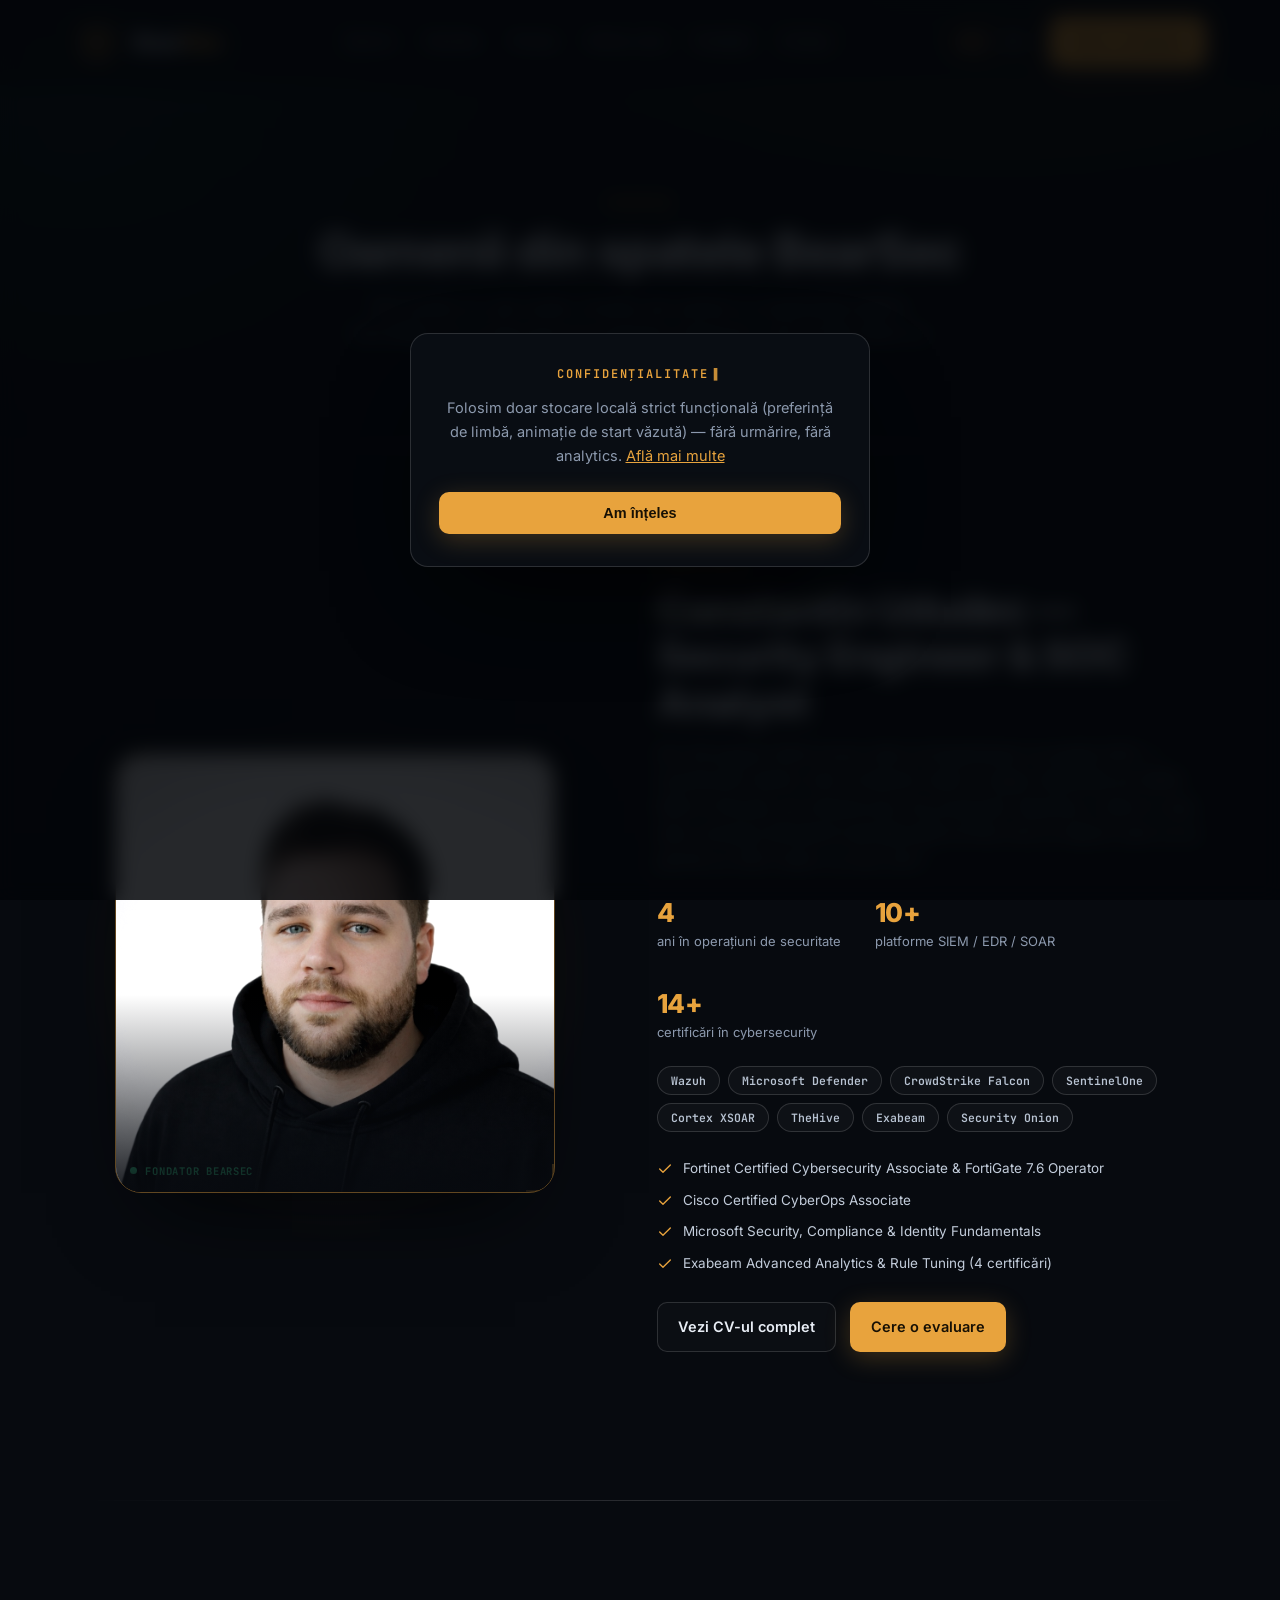
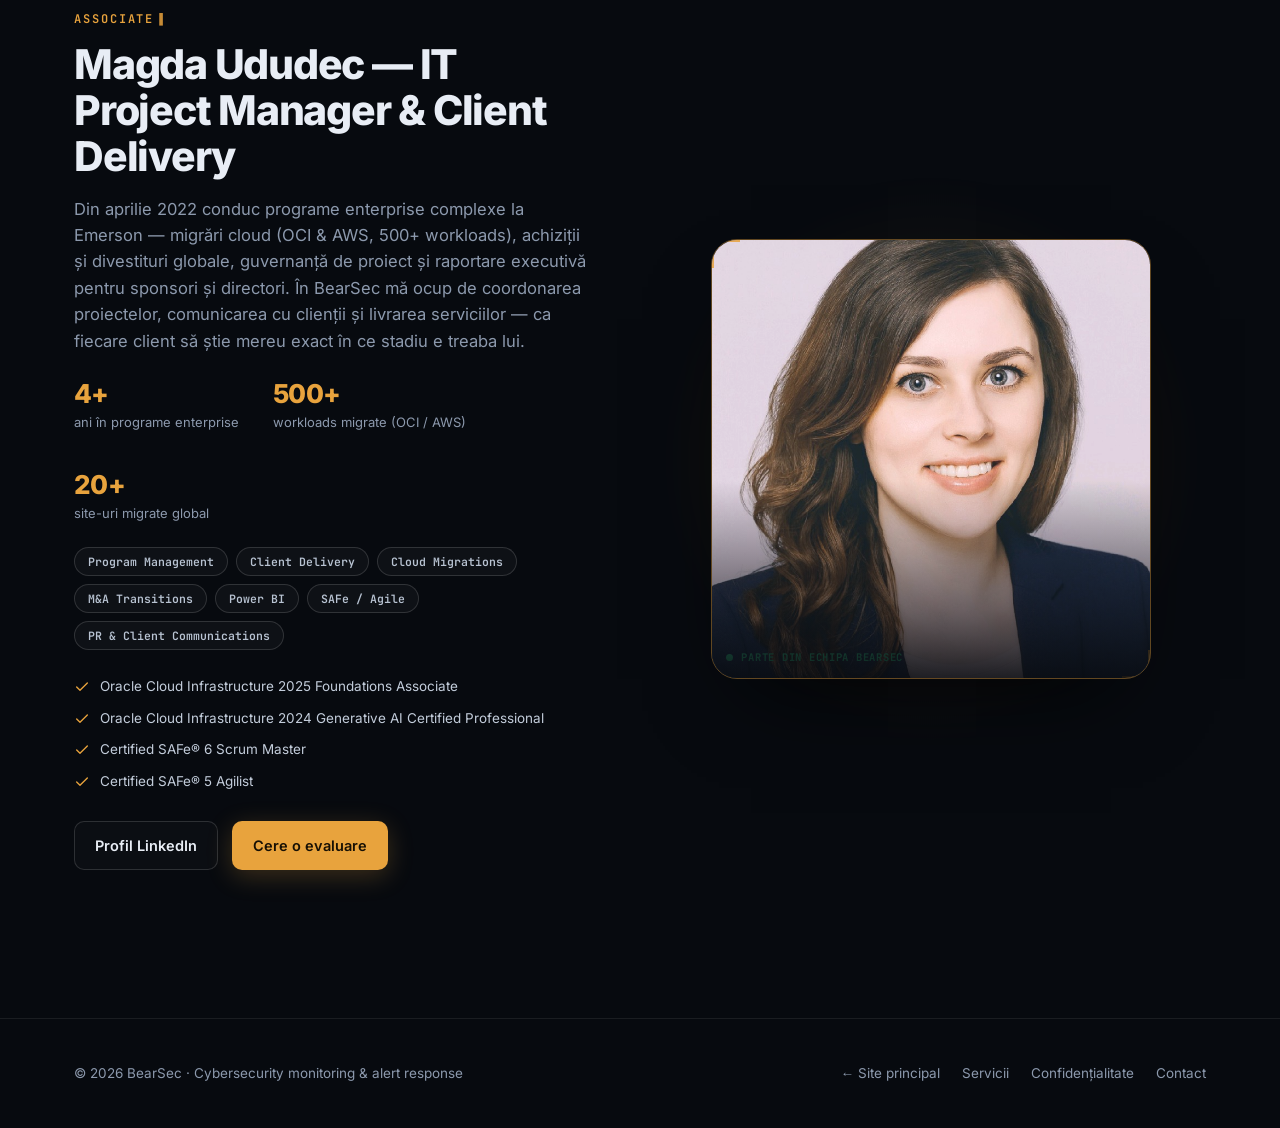
<file: echipa.html>
<!DOCTYPE html>
<html lang="ro">
<head>
<meta charset="UTF-8" />
<meta name="viewport" content="width=device-width, initial-scale=1" />
<meta http-equiv="Content-Security-Policy" content="default-src 'self'; script-src 'self'; style-src 'self' 'unsafe-inline'; font-src 'self'; img-src 'self' data:; media-src 'self'; connect-src 'none'; object-src 'none'; base-uri 'self'; form-action 'none'; frame-ancestors 'none'; upgrade-insecure-requests" />
<meta name="referrer" content="strict-origin-when-cross-origin" />
<title>Echipa BearSec</title>
<meta name="description" content="Oamenii din spatele BearSec: fondatorul si echipa care se ocupa de securitate, comunicare si livrare de servicii pentru clienti." />
<link rel="canonical" href="https://bearsec.io/echipa.html" />

<meta property="og:type" content="website" />
<meta property="og:site_name" content="BearSec" />
<meta property="og:url" content="https://bearsec.io/echipa.html" />
<meta property="og:title" content="Echipa BearSec" />
<meta property="og:description" content="Oamenii din spatele BearSec: fondatorul si echipa care se ocupa de securitate, comunicare si livrare de servicii pentru clienti." />
<meta property="og:image" content="https://bearsec.io/img/bear-intro.png" />
<meta property="og:locale" content="ro_RO" />

<meta name="twitter:card" content="summary_large_image" />
<meta name="twitter:title" content="Echipa BearSec" />
<meta name="twitter:description" content="Oamenii din spatele BearSec: fondatorul si echipa BearSec." />
<meta name="twitter:image" content="https://bearsec.io/img/bear-intro.png" />

<link rel="apple-touch-icon" href="data:image/svg+xml,<svg xmlns='http://www.w3.org/2000/svg' viewBox='0 0 32 32'><rect width='32' height='32' rx='8' fill='%230b0f16'/><path d='M8 12a3 3 0 116 0M18 12a3 3 0 116 0M7 18c0-5 4-8 9-8s9 3 9 8-4 8-9 8-9-3-9-8z' fill='none' stroke='%23e8a33d' stroke-width='2'/></svg>" />
<link rel="stylesheet" href="css/fonts.css" />
<link rel="icon" href="data:image/svg+xml,<svg xmlns='http://www.w3.org/2000/svg' viewBox='0 0 32 32'><rect width='32' height='32' rx='8' fill='%230b0f16'/><path d='M8 12a3 3 0 116 0M18 12a3 3 0 116 0M7 18c0-5 4-8 9-8s9 3 9 8-4 8-9 8-9-3-9-8z' fill='none' stroke='%23e8a33d' stroke-width='2'/></svg>" />
<link rel="stylesheet" href="css/style.css" />
</head>
<body>
<div class="grid-bg"></div>

<header id="hdr">
  <div class="wrap nav">
    <a href="/#top" class="brand">
      <svg viewBox="0 0 40 40" fill="none" aria-hidden="true">
        <rect x="1" y="1" width="38" height="38" rx="10" stroke="rgba(232,163,61,.35)"/>
        <path d="M11 15.5a3.2 3.2 0 116.1-1.4M22.9 14.1a3.2 3.2 0 116.1 1.4" stroke="#e8a33d" stroke-width="1.9" stroke-linecap="round"/>
        <path d="M9.5 22.5c0-5.6 4.7-9 10.5-9s10.5 3.4 10.5 9-4.7 9.5-10.5 9.5S9.5 28.1 9.5 22.5z" stroke="#e8a33d" stroke-width="1.9"/>
        <circle cx="16" cy="21.5" r="1.5" fill="#e8a33d"/>
        <circle cx="24" cy="21.5" r="1.5" fill="#e8a33d"/>
        <path d="M20 25v2.5M17.5 27.5h5" stroke="#e8a33d" stroke-width="1.7" stroke-linecap="round"/>
      </svg>
      <span>Bear<i>Sec</i></span>
    </a>
    <nav class="nav-links" id="navlinks">
      <a href="/#servicii" data-i18n="nav.services">Servicii</a>
      <a href="/#pachete" data-i18n="nav.packages">Pachete</a>
      <a href="/#proces" data-i18n="nav.process">Proces</a>
      <a href="/#pentru-cine" data-i18n="nav.who">Pentru cine</a>
      <a href="/#faq" data-i18n="nav.faq">Întrebări</a>
      <a href="echipa.html" data-i18n="nav.team">Echipa</a>
    </nav>
    <div class="nav-right">
      <div class="lang">
        <button data-lang="ro" class="on">RO</button>
        <button data-lang="en">EN</button>
      </div>
      <a href="/#contact" class="btn btn-primary" data-i18n="nav.cta">Cere o evaluare</a>
      <button class="burger" id="burger" aria-label="Meniu"><span></span><span></span><span></span></button>
    </div>
  </div>
</header>

<main id="top">

<section style="padding-bottom:20px">
  <div class="wrap">
    <div class="sec-head center reveal" style="max-width:680px">
      <div class="eyebrow" data-i18n="team.eyebrow">Echipa</div>
      <h1 style="font-size:clamp(32px,4.4vw,48px);line-height:1.1;letter-spacing:-.03em;font-weight:800;margin-bottom:16px" data-i18n="team.h1">Oamenii din spatele BearSec</h1>
      <p class="sec-lead" data-i18n="team.lead">Nu suntem un call-center. Suntem doi oameni cu experiență reală în securitate și în conducerea de programe enterprise, care lucrăm direct cu primii clienți.</p>
    </div>
  </div>
</section>

<div class="wrap"><div class="divider"></div></div>

<!-- FONDATOR -->
<section class="founder">
  <div class="wrap founder-grid">
    <div class="founder-photo-wrap reveal">
      <div class="founder-glow"></div>
      <div class="founder-photo">
        <img src="profile.jpg" alt="Constantin Ududec — Security Engineer, fondator BearSec" />
        <div class="founder-frame"></div>
        <div class="founder-badge"><span class="dot"></span><span data-i18n="team.f.badge">Fondator BearSec</span></div>
      </div>
    </div>
    <div class="reveal">
      <div class="eyebrow" data-i18n="fdr.eyebrow">Fondator</div>
      <h2 data-i18n="team.f.h2">Constantin Ududec — Security Engineer &amp; SOC Analyst</h2>
      <p class="sec-lead" style="margin-bottom:24px;max-width:640px" data-i18n="team.f.p1">Din 26 august 2022 lucrez zilnic la Expertware ca analist SOC — monitorizez alerte, triez incidente reale și reglez detecțiile pe SIEM, EDR și firewall, pe infrastructuri de producție. BearSec e felul în care aduc aceeași disciplină operațională la firme mici și mijlocii care nu-și permit un SOC intern cu ture 24/7.</p>
      <div class="g-stats" style="margin:0 0 8px">
        <div><b>4</b><span data-i18n="fdr.s1">ani în operațiuni de securitate</span></div>
        <div><b>10+</b><span data-i18n="fdr.s2">platforme SIEM / EDR / SOAR</span></div>
        <div><b>14+</b><span data-i18n="fdr.s3">certificări în cybersecurity</span></div>
      </div>
      <div class="founder-chips">
        <span class="chip">Wazuh</span><span class="chip">Microsoft Defender</span><span class="chip">CrowdStrike Falcon</span>
        <span class="chip">SentinelOne</span><span class="chip">Cortex XSOAR</span><span class="chip">TheHive</span>
        <span class="chip">Exabeam</span><span class="chip">Security Onion</span>
      </div>
      <div class="founder-certs">
        <div class="founder-cert"><svg viewBox="0 0 24 24"><path d="M4 12l5 5L20 6"/></svg><span data-i18n="fdr.c1">Fortinet Certified Cybersecurity Associate &amp; FortiGate 7.6 Operator</span></div>
        <div class="founder-cert"><svg viewBox="0 0 24 24"><path d="M4 12l5 5L20 6"/></svg><span data-i18n="fdr.c2">Cisco Certified CyberOps Associate</span></div>
        <div class="founder-cert"><svg viewBox="0 0 24 24"><path d="M4 12l5 5L20 6"/></svg><span data-i18n="fdr.c3">Microsoft Security, Compliance &amp; Identity Fundamentals</span></div>
        <div class="founder-cert"><svg viewBox="0 0 24 24"><path d="M4 12l5 5L20 6"/></svg><span data-i18n="fdr.c4">Exabeam Advanced Analytics &amp; Rule Tuning (4 certificări)</span></div>
      </div>
      <div class="cta-row" style="margin-top:28px">
        <a href="https://constantinududec20-droid.github.io/portofolio/" target="_blank" rel="noopener" class="btn btn-ghost" data-i18n="fdr.cta">Vezi CV-ul complet</a>
        <a href="/#contact" class="btn btn-primary" data-i18n="nav.cta">Cere o evaluare</a>
      </div>
    </div>
  </div>
</section>

<div class="wrap"><div class="divider"></div></div>

<!-- ASSOCIATE -->
<section class="founder">
  <div class="wrap founder-grid">
    <div class="reveal">
      <div class="eyebrow" data-i18n="team.m.eyebrow">Associate</div>
      <h2 data-i18n="team.m.h2">Magda Ududec — IT Project Manager &amp; Client Delivery</h2>
      <p class="sec-lead" style="margin-bottom:24px;max-width:640px" data-i18n="team.m.p1">Din aprilie 2022 conduc programe enterprise complexe la Emerson — migrări cloud (OCI &amp; AWS, 500+ workloads), achiziții și divestituri globale, guvernanță de proiect și raportare executivă pentru sponsori și directori. În BearSec mă ocup de coordonarea proiectelor, comunicarea cu clienții și livrarea serviciilor — ca fiecare client să știe mereu exact în ce stadiu e treaba lui.</p>
      <div class="g-stats" style="margin:0 0 8px">
        <div><b>4+</b><span data-i18n="team.m.s1">ani în programe enterprise</span></div>
        <div><b>500+</b><span data-i18n="team.m.s2">workloads migrate (OCI / AWS)</span></div>
        <div><b>20+</b><span data-i18n="team.m.s3">site-uri migrate global</span></div>
      </div>
      <div class="founder-chips">
        <span class="chip">Program Management</span><span class="chip">Client Delivery</span><span class="chip">Cloud Migrations</span>
        <span class="chip">M&amp;A Transitions</span><span class="chip">Power BI</span><span class="chip">SAFe / Agile</span>
        <span class="chip">PR &amp; Client Communications</span>
      </div>
      <div class="founder-certs">
        <div class="founder-cert"><svg viewBox="0 0 24 24"><path d="M4 12l5 5L20 6"/></svg><span>Oracle Cloud Infrastructure 2025 Foundations Associate</span></div>
        <div class="founder-cert"><svg viewBox="0 0 24 24"><path d="M4 12l5 5L20 6"/></svg><span>Oracle Cloud Infrastructure 2024 Generative AI Certified Professional</span></div>
        <div class="founder-cert"><svg viewBox="0 0 24 24"><path d="M4 12l5 5L20 6"/></svg><span>Certified SAFe® 6 Scrum Master</span></div>
        <div class="founder-cert"><svg viewBox="0 0 24 24"><path d="M4 12l5 5L20 6"/></svg><span>Certified SAFe® 5 Agilist</span></div>
      </div>
      <div class="cta-row" style="margin-top:28px">
        <a href="https://www.linkedin.com/in/magda-ududec-9538458a/" target="_blank" rel="noopener" class="btn btn-ghost" data-i18n="team.m.cta">Profil LinkedIn</a>
        <a href="/#contact" class="btn btn-primary" data-i18n="nav.cta">Cere o evaluare</a>
      </div>
    </div>
    <div class="founder-photo-wrap reveal">
      <div class="founder-glow"></div>
      <div class="founder-photo">
        <img src="img/magda.jpg" alt="Magda Ududec — IT Project Manager & Client Delivery, BearSec" />
        <div class="founder-frame"></div>
        <div class="founder-badge"><span class="dot"></span><span data-i18n="team.m.badge">Parte din echipa BearSec</span></div>
      </div>
    </div>
  </div>
</section>

</main>

<footer>
  <div class="wrap foot">
    <div>© <span id="yr"></span> BearSec · <span data-i18n="foot.tag">Cybersecurity monitoring &amp; alert response</span></div>
    <div class="foot-links">
      <a href="/#top" data-i18n="foot.back">← Site principal</a>
      <a href="/#servicii" data-i18n="nav.services">Servicii</a>
      <a href="privacy.html" data-i18n="nav.privacy">Confidențialitate</a>
      <a href="/#contact" data-i18n="nav.contact">Contact</a>
    </div>
  </div>
</footer>

<div class="cookie-banner" id="cookieBanner">
  <div class="cookie-banner-card">
    <div class="eyebrow" data-i18n="cookie.eyebrow">Confidențialitate</div>
    <p><span data-i18n="cookie.text">Folosim doar stocare locală strict funcțională (preferință de limbă, animație de start văzută) — fără urmărire, fără analytics.</span> <a href="privacy.html" data-i18n="cookie.more">Află mai multe</a></p>
    <button id="cookieOk" class="btn btn-primary" data-i18n="cookie.ok">Am înțeles</button>
  </div>
</div>

<script src="js/main.js"></script>
</body>
</html>
</file>
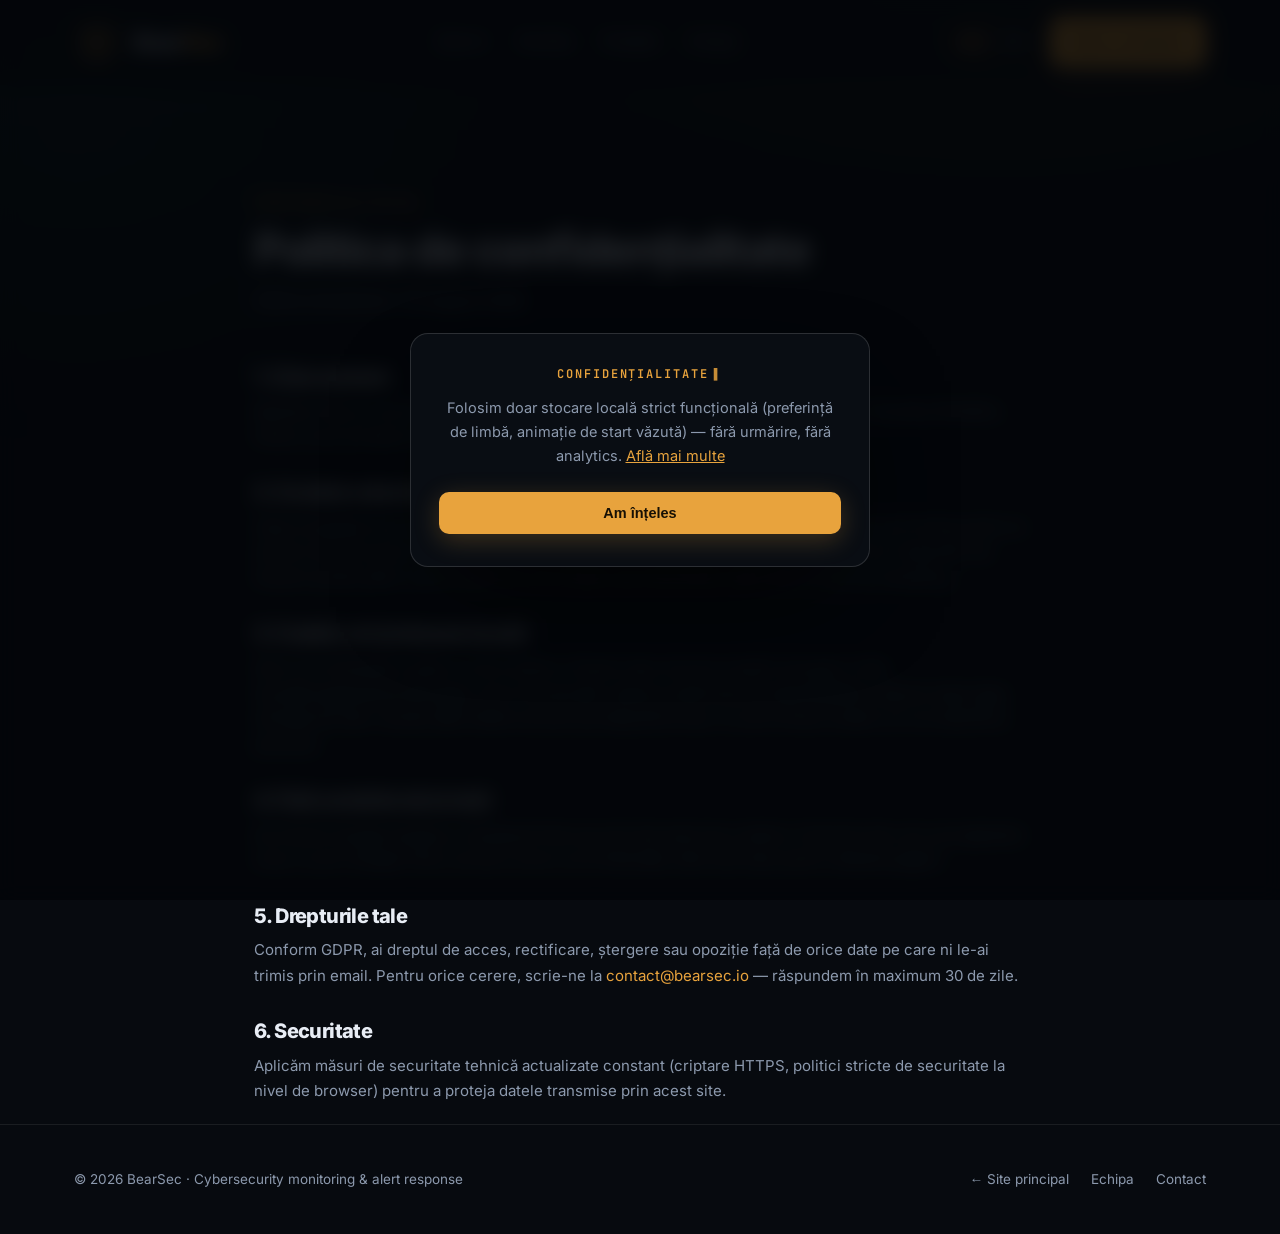
<file: privacy.html>
<!DOCTYPE html>
<html lang="ro">
<head>
<meta charset="UTF-8" />
<meta name="viewport" content="width=device-width, initial-scale=1" />
<meta http-equiv="Content-Security-Policy" content="default-src 'self'; script-src 'self'; style-src 'self' 'unsafe-inline'; font-src 'self'; img-src 'self' data:; media-src 'self'; connect-src 'none'; object-src 'none'; base-uri 'self'; form-action 'none'; frame-ancestors 'none'; upgrade-insecure-requests" />
<meta name="referrer" content="strict-origin-when-cross-origin" />
<title>Confidențialitate — BearSec</title>
<meta name="description" content="Politica de confidentialitate BearSec: ce date colectam, cum le folosim si drepturile tale." />
<link rel="canonical" href="https://bearsec.io/privacy.html" />
<link rel="stylesheet" href="css/fonts.css" />
<link rel="icon" href="data:image/svg+xml,<svg xmlns='http://www.w3.org/2000/svg' viewBox='0 0 32 32'><rect width='32' height='32' rx='8' fill='%230b0f16'/><path d='M8 12a3 3 0 116 0M18 12a3 3 0 116 0M7 18c0-5 4-8 9-8s9 3 9 8-4 8-9 8-9-3-9-8z' fill='none' stroke='%23e8a33d' stroke-width='2'/></svg>" />
<link rel="stylesheet" href="css/style.css" />
</head>
<body>
<div class="grid-bg"></div>

<header id="hdr">
  <div class="wrap nav">
    <a href="/#top" class="brand">
      <svg viewBox="0 0 40 40" fill="none" aria-hidden="true">
        <rect x="1" y="1" width="38" height="38" rx="10" stroke="rgba(232,163,61,.35)"/>
        <path d="M11 15.5a3.2 3.2 0 116.1-1.4M22.9 14.1a3.2 3.2 0 116.1 1.4" stroke="#e8a33d" stroke-width="1.9" stroke-linecap="round"/>
        <path d="M9.5 22.5c0-5.6 4.7-9 10.5-9s10.5 3.4 10.5 9-4.7 9.5-10.5 9.5S9.5 28.1 9.5 22.5z" stroke="#e8a33d" stroke-width="1.9"/>
        <circle cx="16" cy="21.5" r="1.5" fill="#e8a33d"/>
        <circle cx="24" cy="21.5" r="1.5" fill="#e8a33d"/>
        <path d="M20 25v2.5M17.5 27.5h5" stroke="#e8a33d" stroke-width="1.7" stroke-linecap="round"/>
      </svg>
      <span>Bear<i>Sec</i></span>
    </a>
    <nav class="nav-links" id="navlinks">
      <a href="/#servicii" data-i18n="nav.services">Servicii</a>
      <a href="/#pachete" data-i18n="nav.packages">Pachete</a>
      <a href="/#faq" data-i18n="nav.faq">Întrebări</a>
      <a href="echipa.html" data-i18n="nav.team">Echipa</a>
    </nav>
    <div class="nav-right">
      <div class="lang">
        <button data-lang="ro" class="on">RO</button>
        <button data-lang="en">EN</button>
      </div>
      <a href="/#contact" class="btn btn-primary" data-i18n="nav.cta">Cere o evaluare</a>
      <button class="burger" id="burger" aria-label="Meniu"><span></span><span></span><span></span></button>
    </div>
  </div>
</header>

<main id="top">
<section style="padding-bottom:20px">
  <div class="wrap" style="max-width:820px">
    <div class="sec-head reveal">
      <div class="eyebrow" data-i18n="priv.eyebrow">Confidențialitate</div>
      <h1 style="font-size:clamp(30px,4vw,44px);line-height:1.1;letter-spacing:-.03em;font-weight:800;margin-bottom:14px" data-i18n="priv.h1">Politica de confidențialitate</h1>
      <p class="sec-lead" data-i18n="priv.updated">Ultima actualizare: 23 august 2026</p>
    </div>

    <div class="reveal" style="display:grid;gap:32px;margin-top:20px">
      <div>
        <h2 style="font-size:20px;margin-bottom:10px" data-i18n="priv.s1.h">1. Cine suntem</h2>
        <p style="color:var(--muted);font-size:15px;line-height:1.7" data-i18n="priv.s1.p">BearSec este un serviciu de monitorizare de securitate operat de Constantin Ududec, Suceava, România. Pentru orice întrebare legată de datele tale, ne poți scrie la <a href="mailto:contact@bearsec.io" style="color:var(--accent)">contact@bearsec.io</a>.</p>
      </div>

      <div>
        <h2 style="font-size:20px;margin-bottom:10px" data-i18n="priv.s2.h">2. Ce date colectăm</h2>
        <p style="color:var(--muted);font-size:15px;line-height:1.7" data-i18n="priv.s2.p">Când completezi formularul de contact, datele (nume, companie, email, telefon, mesaj) sunt trimise printr-un serviciu de procesare a formularelor (Formspree Inc.) și ajung direct la noi, ca să-ți putem răspunde. Nu folosim aceste date în alte scopuri și nu le vindem sau transmitem către terți în scop de marketing.</p>
      </div>

      <div>
        <h2 style="font-size:20px;margin-bottom:10px" data-i18n="priv.s3.h">3. Cookie-uri și stocare locală</h2>
        <p style="color:var(--muted);font-size:15px;line-height:1.7" data-i18n="priv.s3.p">Site-ul nu folosește cookie-uri de urmărire. Folosim doar stocare locală în browser-ul tău (localStorage/sessionStorage), strict funcțională: reținem preferința de limbă (RO/EN) și dacă ai văzut deja animația de start. Aceste date rămân exclusiv pe dispozitivul tău, nu sunt trimise nicăieri și nu te identifică personal.</p>
      </div>

      <div>
        <h2 style="font-size:20px;margin-bottom:10px" data-i18n="priv.s4.h">4. Fără urmărire de la terți</h2>
        <p style="color:var(--muted);font-size:15px;line-height:1.7" data-i18n="priv.s4.p">Nu folosim Google Analytics, Facebook Pixel sau alt instrument de urmărire. Fonturile site-ului sunt găzduite local, nu prin Google Fonts, tocmai ca să nu se trimită date către terți doar pentru afișarea paginii.</p>
      </div>

      <div>
        <h2 style="font-size:20px;margin-bottom:10px" data-i18n="priv.s5.h">5. Drepturile tale</h2>
        <p style="color:var(--muted);font-size:15px;line-height:1.7" data-i18n="priv.s5.p">Conform GDPR, ai dreptul de acces, rectificare, ștergere sau opoziție față de orice date pe care ni le-ai trimis prin email. Pentru orice cerere, scrie-ne la <a href="mailto:contact@bearsec.io" style="color:var(--accent)">contact@bearsec.io</a> — răspundem în maximum 30 de zile.</p>
      </div>

      <div>
        <h2 style="font-size:20px;margin-bottom:10px" data-i18n="priv.s6.h">6. Securitate</h2>
        <p style="color:var(--muted);font-size:15px;line-height:1.7" data-i18n="priv.s6.p">Aplicăm măsuri de securitate tehnică actualizate constant (criptare HTTPS, politici stricte de securitate la nivel de browser) pentru a proteja datele transmise prin acest site.</p>
      </div>
    </div>
  </div>
</section>
</main>

<footer>
  <div class="wrap foot">
    <div>© <span id="yr"></span> BearSec · <span data-i18n="foot.tag">Cybersecurity monitoring &amp; alert response</span></div>
    <div class="foot-links">
      <a href="/#top" data-i18n="foot.back">← Site principal</a>
      <a href="echipa.html" data-i18n="nav.team">Echipa</a>
      <a href="/#contact" data-i18n="nav.contact">Contact</a>
    </div>
  </div>
</footer>

<div class="cookie-banner" id="cookieBanner">
  <div class="cookie-banner-card">
    <div class="eyebrow" data-i18n="cookie.eyebrow">Confidențialitate</div>
    <p><span data-i18n="cookie.text">Folosim doar stocare locală strict funcțională (preferință de limbă, animație de start văzută) — fără urmărire, fără analytics.</span> <a href="privacy.html" data-i18n="cookie.more">Află mai multe</a></p>
    <button id="cookieOk" class="btn btn-primary" data-i18n="cookie.ok">Am înțeles</button>
  </div>
</div>

<script src="js/main.js"></script>
</body>
</html>
</file>
<file: css/fonts.css>
@font-face {
  font-family: 'Inter';
  font-style: normal;
  font-weight: 100 900;
  font-display: swap;
  src: url('../fonts/inter-latin-ext.woff2') format('woff2');
  unicode-range: U+0100-02BA, U+02BD-02C5, U+02C7-02CC, U+02CE-02D7, U+02DD-02FF, U+0304, U+0308, U+0329, U+1D00-1DBF, U+1E00-1E9F, U+1EF2-1EFF, U+2020, U+20A0-20AB, U+20AD-20C0, U+2113, U+2C60-2C7F, U+A720-A7FF;
}
@font-face {
  font-family: 'Inter';
  font-style: normal;
  font-weight: 100 900;
  font-display: swap;
  src: url('../fonts/inter-latin.woff2') format('woff2');
  unicode-range: U+0000-00FF, U+0131, U+0152-0153, U+02BB-02BC, U+02C6, U+02DA, U+02DC, U+0304, U+0308, U+0329, U+2000-206F, U+20AC, U+2122, U+2191, U+2193, U+2212, U+2215, U+FEFF, U+FFFD;
}
@font-face {
  font-family: 'JetBrains Mono';
  font-style: normal;
  font-weight: 100 900;
  font-display: swap;
  src: url('../fonts/jetbrains-mono-latin-ext.woff2') format('woff2');
  unicode-range: U+0100-02BA, U+02BD-02C5, U+02C7-02CC, U+02CE-02D7, U+02DD-02FF, U+0304, U+0308, U+0329, U+1D00-1DBF, U+1E00-1E9F, U+1EF2-1EFF, U+2020, U+20A0-20AB, U+20AD-20C0, U+2113, U+2C60-2C7F, U+A720-A7FF;
}
@font-face {
  font-family: 'JetBrains Mono';
  font-style: normal;
  font-weight: 100 900;
  font-display: swap;
  src: url('../fonts/jetbrains-mono-latin.woff2') format('woff2');
  unicode-range: U+0000-00FF, U+0131, U+0152-0153, U+02BB-02BC, U+02C6, U+02DA, U+02DC, U+0304, U+0308, U+0329, U+2000-206F, U+20AC, U+2122, U+2191, U+2193, U+2212, U+2215, U+FEFF, U+FFFD;
}
</file>
<file: css/style.css>
/* ===== INTRO: URS DE FOC PRIN CORTINA ===== */
  html.intro-lock{overflow:hidden}
  #introFx{position:fixed;inset:0;z-index:99999;display:none}
  #introFx.active{display:block}
  .intro-half{
    position:fixed;top:0;bottom:0;width:52%;
    background:
      radial-gradient(circle at 50% 45%,rgba(232,163,61,.09),transparent 62%),
      linear-gradient(180deg,rgba(255,255,255,.02),transparent 40%),
      #05070a;
    transition:transform .68s cubic-bezier(.7,0,.18,1);
  }
  .intro-half.l{left:0;transform:translateX(0)}
  .intro-half.r{right:0;transform:translateX(0)}
  #introFx.out .intro-half.l{transform:translateX(-101%)}
  #introFx.out .intro-half.r{transform:translateX(101%)}
  .intro-bear{
    position:fixed;left:50%;top:50%;width:min(62vw,460px);
    opacity:0;transform:translate(-50%,-50%) scale(.55) rotate(-6deg);
  }
  .intro-bear img{display:block;width:100%;filter:drop-shadow(0 0 50px rgba(232,163,61,.55))}
  .intro-bear-glow{
    position:absolute;left:50%;top:50%;width:130%;aspect-ratio:1;z-index:-1;
    transform:translate(-50%,-50%);border-radius:50%;filter:blur(30px);
    background:radial-gradient(circle,rgba(245,182,84,.35),rgba(245,182,84,.06) 55%,transparent 72%);
    animation:breathe 2.4s ease-in-out infinite;
  }
  .impact-point{position:absolute;left:78%;top:75%;width:1px;height:1px}

  @keyframes bearLunge{
    0%{opacity:0;transform:translate(-64%,-34%) scale(1.9) rotate(-12deg);filter:blur(6px)}
    55%{opacity:1;transform:translate(-50%,-50%) scale(.92) rotate(2deg);filter:blur(0)}
    72%{transform:translate(-50%,-50%) scale(1.07) rotate(-1deg)}
    86%{transform:translate(-50%,-50%) scale(.98) rotate(0deg)}
    100%{opacity:1;transform:translate(-50%,-50%) scale(1) rotate(0deg)}
  }
  #introFx.in .intro-bear{animation:bearLunge .62s cubic-bezier(.22,.9,.25,1) forwards}
  #introFx.out .intro-bear{
    animation:none;opacity:0;
    transform:translate(-50%,-50%) scale(1.4) rotate(8deg);
    transition:transform .42s cubic-bezier(.4,0,.7,1),opacity .32s ease;
  }

  @keyframes introShake{
    0%,100%{transform:translate(0,0)}
    20%{transform:translate(-8px,5px)}
    40%{transform:translate(7px,-6px)}
    60%{transform:translate(-6px,3px)}
    80%{transform:translate(4px,-2px)}
  }
  #introFx.impact{animation:introShake .32s ease}

  .impact-flash{
    position:fixed;inset:0;z-index:100000;pointer-events:none;
    background:radial-gradient(circle at var(--ix,78%) var(--iy,75%),rgba(255,244,214,.95),rgba(245,182,84,.25) 35%,transparent 60%);
    opacity:0;animation:flashPulse .5s ease forwards;
  }
  @keyframes flashPulse{0%{opacity:0}14%{opacity:1}100%{opacity:0}}
  .impact-ring{
    position:fixed;z-index:100000;width:16px;height:16px;border-radius:50%;pointer-events:none;
    border:3px solid rgba(255,224,160,.95);box-shadow:0 0 26px rgba(245,182,84,.85);
    transform:translate(-50%,-50%) scale(1);animation:ringOut .5s cubic-bezier(.2,.8,.3,1) forwards;
  }
  @keyframes ringOut{to{transform:translate(-50%,-50%) scale(10);opacity:0}}
  .impact-shard{
    position:fixed;z-index:100000;width:7px;height:7px;pointer-events:none;
    background:linear-gradient(135deg,#ffcf85,#e8622f);
    transform:translate(-50%,-50%) rotate(45deg);
    animation:shardOut .55s ease-out forwards;
  }
  @keyframes shardOut{to{transform:translate(calc(-50% + var(--tx)),calc(-50% + var(--ty))) rotate(45deg) scale(.2);opacity:0}}

  @media(prefers-reduced-motion:reduce){
    #introFx{display:none!important}
  }

  :root{
    --bg:#070a0f;
    --bg-2:#0b0f16;
    --panel:#0e141d;
    --line:rgba(255,255,255,.08);
    --line-strong:rgba(255,255,255,.14);
    --txt:#e8edf5;
    --muted:#8c99ad;
    --accent:#e8a33d;
    --accent-soft:rgba(232,163,61,.12);
    --cyan:#4fd1c5;
    --red:#f2555a;
    --green:#3ddc97;
    --radius:16px;
    --max:1180px;
    --font:'Inter',-apple-system,BlinkMacSystemFont,'Segoe UI',Roboto,Helvetica,Arial,sans-serif;
    --mono:'JetBrains Mono',ui-monospace,SFMono-Regular,Menlo,Consolas,monospace;
  }
  *{box-sizing:border-box;margin:0;padding:0}
  html{scroll-behavior:smooth}
  body{
    background:var(--bg);color:var(--txt);font-family:var(--font);
    line-height:1.6;-webkit-font-smoothing:antialiased;overflow-x:hidden;
  }
  body::before{
    content:'';position:fixed;inset:0;pointer-events:none;z-index:0;
    background:
      radial-gradient(900px 500px at 78% -8%,rgba(232,163,61,.11),transparent 60%),
      radial-gradient(720px 520px at 6% 14%,rgba(79,209,197,.08),transparent 62%),
      linear-gradient(180deg,rgba(255,255,255,.018),transparent 28%);
  }
  .grid-bg{
    position:fixed;inset:0;z-index:0;pointer-events:none;opacity:.35;
    background-image:linear-gradient(var(--line) 1px,transparent 1px),linear-gradient(90deg,var(--line) 1px,transparent 1px);
    background-size:64px 64px;
    mask-image:radial-gradient(circle at 50% 0%,#000 0%,transparent 72%);
    -webkit-mask-image:radial-gradient(circle at 50% 0%,#000 0%,transparent 72%);
  }
  .wrap{max-width:var(--max);margin:0 auto;padding:0 24px;position:relative;z-index:1}
  a{color:inherit;text-decoration:none}
  section{position:relative;z-index:1;padding:110px 0}

  header{
    position:sticky;top:0;z-index:50;
    backdrop-filter:blur(14px);-webkit-backdrop-filter:blur(14px);
    background:rgba(7,10,15,.72);border-bottom:1px solid transparent;transition:border-color .3s,background .3s;
  }
  header.scrolled{border-bottom-color:var(--line);background:rgba(7,10,15,.9)}
  .nav{display:flex;align-items:center;justify-content:space-between;height:74px}
  .brand{display:flex;align-items:center;gap:11px;font-weight:700;letter-spacing:-.02em;font-size:19px}
  .brand svg{width:34px;height:34px;flex:none}
  .brand span i{color:var(--accent);font-style:normal}
  .nav-links{display:flex;gap:30px;align-items:center}
  .nav-links a{font-size:14.5px;color:var(--muted);transition:color .2s}
  .nav-links a:hover{color:var(--txt)}
  .nav-right{display:flex;align-items:center;gap:14px}
  .lang{display:flex;border:1px solid var(--line-strong);border-radius:999px;overflow:hidden}
  .lang button{
    background:none;border:0;color:var(--muted);font:600 12px/1 var(--font);
    padding:8px 12px;cursor:pointer;transition:.2s;letter-spacing:.06em
  }
  .lang button.on{background:var(--accent-soft);color:var(--accent)}
  .btn{
    display:inline-flex;align-items:center;gap:9px;border-radius:10px;
    padding:12px 20px;font-size:14.5px;font-weight:600;cursor:pointer;border:1px solid transparent;
    transition:transform .18s,box-shadow .25s,background .2s,border-color .2s;white-space:nowrap
  }
  .btn-primary{background:var(--accent);color:#171004;box-shadow:0 6px 26px rgba(232,163,61,.24)}
  .btn-primary:hover{transform:translateY(-2px);box-shadow:0 12px 34px rgba(232,163,61,.34)}
  .btn-ghost{border-color:var(--line-strong);color:var(--txt);background:rgba(255,255,255,.02)}
  .btn-ghost:hover{border-color:var(--accent);color:var(--accent)}
  .burger{display:none;background:none;border:0;cursor:pointer;padding:6px}
  .burger span{display:block;width:22px;height:2px;background:var(--txt);margin:4px 0;transition:.25s}

  .hero{padding:78px 0 88px}
  .hero-grid{display:grid;grid-template-columns:1.02fr .98fr;gap:56px;align-items:center}
  .pill{
    display:inline-flex;align-items:center;gap:9px;font-size:12.5px;font-weight:500;color:var(--muted);
    border:1px solid var(--line-strong);border-radius:999px;padding:7px 14px;margin-bottom:26px;
    background:rgba(255,255,255,.02)
  }
  .dot{width:7px;height:7px;border-radius:50%;background:var(--green);animation:pulse 2.4s infinite}
  @keyframes pulse{0%{box-shadow:0 0 0 0 rgba(61,220,151,.5)}70%{box-shadow:0 0 0 9px rgba(61,220,151,0)}100%{box-shadow:0 0 0 0 rgba(61,220,151,0)}}
  h1{font-size:clamp(38px,5.1vw,60px);line-height:1.06;letter-spacing:-.035em;font-weight:800;margin-bottom:22px}
  h1 em{font-style:normal;background:linear-gradient(100deg,var(--accent),#ffd89b 60%,var(--accent));-webkit-background-clip:text;background-clip:text;color:transparent}
  .lead{font-size:17.5px;color:var(--muted);max-width:520px;margin-bottom:34px}
  .cta-row{display:flex;gap:14px;flex-wrap:wrap;margin-bottom:38px}
  .hero-meta{display:flex;gap:30px;flex-wrap:wrap;font-size:13.5px;color:var(--muted)}
  .hero-meta div{display:flex;align-items:center;gap:8px}
  .hero-meta svg{width:15px;height:15px;stroke:var(--accent);flex:none}
  .trust-strip{display:grid;grid-template-columns:repeat(3,1fr);gap:10px;margin-top:30px;max-width:590px}
  .trust-item{border:1px solid var(--line);border-radius:12px;padding:13px 14px;background:rgba(255,255,255,.018)}
  .trust-item b{display:block;font:700 17px var(--mono);color:var(--txt);letter-spacing:-.02em}
  .trust-item span{display:block;margin-top:3px;font-size:11.5px;color:var(--muted);line-height:1.35}

  .dash{
    background:linear-gradient(180deg,rgba(20,27,38,.9),rgba(11,15,22,.94));
    border:1px solid var(--line-strong);border-radius:20px;overflow:hidden;
    box-shadow:0 40px 90px -30px rgba(0,0,0,.9),0 0 0 1px rgba(255,255,255,.02) inset;
    animation:float 7s ease-in-out infinite;
  }
  @keyframes float{0%,100%{transform:translateY(0)}50%{transform:translateY(-11px)}}
  .dash-top{display:flex;align-items:center;gap:9px;padding:13px 16px;border-bottom:1px solid var(--line);background:rgba(255,255,255,.015)}
  .tl{width:10px;height:10px;border-radius:50%}
  .dash-title{font:600 12px var(--mono);color:var(--muted);margin-left:8px;letter-spacing:.04em}
  .live{margin-left:auto;font:600 10.5px var(--mono);color:var(--green);display:flex;align-items:center;gap:6px;letter-spacing:.1em}
  .dash-body{padding:18px}
  .coverage{display:grid;grid-template-columns:repeat(4,1fr);gap:8px;margin-bottom:16px}
  .coverage span{border:1px solid var(--line);border-radius:999px;padding:7px 8px;text-align:center;font:600 10px var(--mono);color:#aeb9c8;background:rgba(255,255,255,.02);letter-spacing:.04em}
  .stats{display:grid;grid-template-columns:repeat(3,1fr);gap:10px;margin-bottom:16px}
  .stat{background:rgba(255,255,255,.025);border:1px solid var(--line);border-radius:12px;padding:12px 13px}
  .stat b{display:block;font:700 22px var(--mono);letter-spacing:-.02em}
  .stat small{font-size:10.5px;color:var(--muted);text-transform:uppercase;letter-spacing:.09em}
  .stat.ok b{color:var(--green)} .stat.warn b{color:var(--accent)} .stat.crit b{color:var(--red)}
  .chart{background:rgba(255,255,255,.02);border:1px solid var(--line);border-radius:12px;padding:12px 13px;margin-bottom:16px}
  .chart-h{display:flex;justify-content:space-between;font-size:10.5px;color:var(--muted);text-transform:uppercase;letter-spacing:.09em;margin-bottom:8px}
  .chart svg{display:block;width:100%;height:76px}
  .feed-h{font-size:10.5px;color:var(--muted);text-transform:uppercase;letter-spacing:.09em;margin-bottom:9px}
  .feed{list-style:none;display:flex;flex-direction:column;gap:7px;min-height:158px}
  .feed li{
    display:flex;align-items:center;gap:10px;font:500 11.5px var(--mono);
    background:rgba(255,255,255,.022);border:1px solid var(--line);border-left-width:2px;
    border-radius:8px;padding:9px 11px;animation:slide .45s ease both
  }
  @keyframes slide{from{opacity:0;transform:translateX(-10px)}to{opacity:1;transform:none}}
  .feed li .sev{font-size:9.5px;font-weight:700;letter-spacing:.08em;padding:2px 6px;border-radius:4px;flex:none}
  .feed li .t{margin-left:auto;color:#5d6a7d;font-size:10px;flex:none}
  .feed li .m{color:#b9c4d4;overflow:hidden;text-overflow:ellipsis;white-space:nowrap}
  .sev-high{background:rgba(242,85,90,.14);color:var(--red)}
  .sev-med{background:rgba(232,163,61,.14);color:var(--accent)}
  .sev-low{background:rgba(79,209,197,.13);color:var(--cyan)}
  .sev-res{background:rgba(61,220,151,.13);color:var(--green)}
  li.b-high{border-left-color:var(--red)} li.b-med{border-left-color:var(--accent)}
  li.b-low{border-left-color:var(--cyan)} li.b-res{border-left-color:var(--green)}

  .eyebrow{font:600 12px var(--mono);color:var(--accent);letter-spacing:.16em;text-transform:uppercase;margin-bottom:14px}
  h2{font-size:clamp(28px,3.6vw,41px);line-height:1.13;letter-spacing:-.03em;font-weight:800;margin-bottom:16px}
  .sec-lead{color:var(--muted);font-size:16.5px;max-width:600px}
  .sec-head{margin-bottom:52px}
  .sec-head.center{text-align:center;margin-left:auto;margin-right:auto}
  .sec-head.center .sec-lead{margin:0 auto}
  .divider{height:1px;background:linear-gradient(90deg,transparent,var(--line-strong),transparent)}

  .prob{display:grid;grid-template-columns:repeat(3,1fr);gap:22px}
  .prob-card{border:1px solid var(--line);border-radius:var(--radius);padding:30px 26px;background:linear-gradient(180deg,rgba(255,255,255,.028),rgba(255,255,255,.008))}
  .prob-card .num{font:800 42px/1 var(--font);letter-spacing:-.04em;color:var(--accent);margin-bottom:12px}
  .prob-card p{color:var(--muted);font-size:14.5px}

  .svc{display:grid;grid-template-columns:repeat(3,1fr);gap:20px}
  .card{
    border:1px solid var(--line);border-radius:10px;padding:28px 26px;
    background:linear-gradient(180deg,rgba(255,255,255,.03),rgba(255,255,255,.007));
    transition:transform .28s,border-color .28s;position:relative;overflow:hidden
  }
  .card:hover{transform:translateY(-5px);border-color:rgba(232,163,61,.4)}
  .ic{width:42px;height:42px;border-radius:11px;display:grid;place-items:center;margin-bottom:18px;background:var(--accent-soft);border:1px solid rgba(232,163,61,.22)}
  .ic svg{width:20px;height:20px;stroke:var(--accent);fill:none;stroke-width:1.7;stroke-linecap:round;stroke-linejoin:round}
  .card h3{font-size:17.5px;font-weight:700;margin-bottom:9px;letter-spacing:-.015em}
  .card p{color:var(--muted);font-size:14.5px}

  .risk-lab{display:grid;grid-template-columns:.92fr 1.08fr;gap:28px;align-items:stretch}
  .score-panel,.check-panel{
    border:1px solid rgba(255,255,255,.1);border-radius:14px;
    background:
      linear-gradient(135deg,rgba(79,209,197,.075),transparent 34%),
      linear-gradient(180deg,rgba(255,255,255,.04),rgba(255,255,255,.009));
    padding:28px;position:relative;overflow:hidden
  }
  .score-panel::before,.check-panel::before{
    content:'';position:absolute;inset:0 0 auto;height:1px;
    background:linear-gradient(90deg,transparent,rgba(79,209,197,.55),transparent)
  }
  .score-panel::after,.check-panel::after{
    content:'';position:absolute;inset:-80px -120px auto auto;width:260px;height:260px;border-radius:50%;
    border:1px solid rgba(232,163,61,.16);box-shadow:0 0 70px rgba(232,163,61,.06) inset;
    pointer-events:none
  }
  .score-ring{
    width:min(292px,100%);aspect-ratio:1;margin:0 auto 24px;border-radius:50%;
    display:grid;place-items:center;position:relative;isolation:isolate;
    background:
      conic-gradient(var(--accent) var(--score-pct,38%),rgba(255,255,255,.07) 0),
      radial-gradient(circle at 50% 50%,#0b0f16 0 61%,transparent 62%);
    box-shadow:0 0 40px -18px rgba(232,163,61,.8),0 0 0 1px rgba(255,255,255,.06) inset
  }
  .score-ring.low{--score-color:var(--red)}
  .score-ring.mid{--score-color:var(--accent)}
  .score-ring.high{--score-color:var(--green)}
  .score-ring.low,.score-ring.mid,.score-ring.high{
    background:
      conic-gradient(var(--score-color) var(--score-pct,38%),rgba(255,255,255,.07) 0),
      radial-gradient(circle at 50% 50%,#0b0f16 0 61%,transparent 62%)
  }
  .score-badge.low{color:var(--red);border-color:rgba(242,85,90,.32);background:rgba(242,85,90,.1)}
  .score-badge.high{color:var(--green);border-color:rgba(61,220,151,.32);background:rgba(61,220,151,.1)}
  .score-ring::before{
    content:'';position:absolute;inset:-14px;border-radius:50%;
    background:
      repeating-conic-gradient(from -6deg,rgba(232,163,61,.32) 0 1.4deg,transparent 1.4deg 9deg);
    -webkit-mask:radial-gradient(circle,transparent 61%,#000 62% 68%,transparent 69%);
    mask:radial-gradient(circle,transparent 61%,#000 62% 68%,transparent 69%);
    animation:spin 30s linear infinite;z-index:-1
  }
  .score-ring::after{
    content:'';position:absolute;inset:17px;border-radius:50%;
    background:linear-gradient(90deg,transparent,rgba(79,209,197,.35),transparent);
    transform-origin:50% 50%;animation:spin 4.8s linear infinite;opacity:.75;
    -webkit-mask:linear-gradient(#000 0 0) center/100% 2px no-repeat;
    mask:linear-gradient(#000 0 0) center/100% 2px no-repeat
  }
  .score-core{
    width:72%;aspect-ratio:1;border-radius:50%;display:grid;place-items:center;text-align:center;
    background:
      radial-gradient(circle at 50% 20%,rgba(232,163,61,.09),transparent 42%),
      rgba(7,10,15,.94);
    border:1px solid rgba(255,255,255,.12);box-shadow:0 18px 50px -28px #000 inset
  }
  .score-core b{font:800 54px/1 var(--font);letter-spacing:-.05em;color:var(--txt)}
  .score-core span{font:700 10.5px var(--mono);letter-spacing:.13em;text-transform:uppercase;color:var(--muted);margin-top:6px}
  .score-status{display:flex;align-items:center;justify-content:space-between;gap:14px;margin-bottom:16px}
  .score-status b{font-size:20px;letter-spacing:-.02em}
  .score-badge{border:1px solid rgba(232,163,61,.32);border-radius:999px;padding:6px 10px;color:var(--accent);font:700 10.5px var(--mono);letter-spacing:.11em;text-transform:uppercase;background:var(--accent-soft);box-shadow:0 0 22px rgba(232,163,61,.12)}
  .score-panel p{color:var(--muted);font-size:14.5px}
  .score-bars{display:grid;gap:9px;margin-top:22px}
  .score-bar{display:grid;grid-template-columns:92px 1fr 34px;gap:10px;align-items:center;font:600 11px var(--mono);color:#99a6b9}
  .score-bar i{height:8px;border-radius:999px;background:rgba(255,255,255,.07);overflow:hidden;box-shadow:0 0 0 1px rgba(255,255,255,.04) inset}
  .score-bar i span{display:block;height:100%;width:var(--w);border-radius:999px;background:linear-gradient(90deg,var(--red),var(--accent),var(--green));transition:width .35s ease;box-shadow:0 0 14px rgba(232,163,61,.35)}
  .check-grid{display:grid;grid-template-columns:1fr 1fr;gap:12px}
  .risk-check{
    display:flex;align-items:flex-start;gap:11px;border:1px solid var(--line);border-radius:10px;
    padding:13px;background:rgba(255,255,255,.022);transition:border-color .2s,background .2s,transform .2s,box-shadow .2s;
    position:relative;overflow:hidden
  }
  .risk-check::before{
    content:'';position:absolute;left:0;top:0;bottom:0;width:3px;background:rgba(255,255,255,.08);
    transition:background .2s,box-shadow .2s
  }
  .risk-check:hover{border-color:rgba(232,163,61,.34);transform:translateY(-2px);box-shadow:0 18px 36px -30px rgba(232,163,61,.75)}
  .risk-check:has(input:checked){border-color:rgba(61,220,151,.34);background:rgba(61,220,151,.045)}
  .risk-check:has(input:checked)::before{background:var(--green);box-shadow:0 0 16px rgba(61,220,151,.7)}
  .risk-check input{width:18px;height:18px;flex:none;margin-top:2px;accent-color:var(--accent);position:relative;z-index:1}
  .risk-check span{display:block;font-size:14px;font-weight:700;color:#d8e0eb;line-height:1.25}
  .risk-check small{display:block;color:var(--muted);font-size:12.5px;line-height:1.35;margin-top:4px}
  .risk-result{
    margin-top:18px;border:1px solid rgba(79,209,197,.22);border-radius:12px;
    padding:16px;background:linear-gradient(90deg,rgba(79,209,197,.085),rgba(255,255,255,.018));
    font-size:14px;color:#c6d1de;box-shadow:0 20px 48px -42px rgba(79,209,197,.8)
  }
  .risk-result b{color:var(--cyan)}

  .soc-modal{position:fixed;inset:0;z-index:100;display:none;align-items:center;justify-content:center;padding:22px}
  .soc-modal.open{display:flex}
  .soc-backdrop{position:absolute;inset:0;background:rgba(3,5,9,.78);backdrop-filter:blur(10px);-webkit-backdrop-filter:blur(10px)}
  .soc-dialog{
    position:relative;z-index:1;width:min(820px,100%);max-height:min(760px,92vh);overflow:auto;
    border:1px solid rgba(232,163,61,.32);border-radius:16px;
    background:
      radial-gradient(600px 240px at 12% 0%,rgba(242,85,90,.12),transparent 60%),
      radial-gradient(520px 260px at 90% 0%,rgba(79,209,197,.12),transparent 58%),
      linear-gradient(180deg,rgba(18,25,36,.98),rgba(8,12,18,.98));
    box-shadow:0 44px 120px -40px rgba(0,0,0,.95)
  }
  .soc-head{display:flex;align-items:flex-start;justify-content:space-between;gap:18px;padding:22px 24px;border-bottom:1px solid var(--line)}
  .soc-kicker{font:700 10.5px var(--mono);letter-spacing:.14em;text-transform:uppercase;color:var(--cyan);margin-bottom:7px}
  .soc-head h3{font-size:22px;line-height:1.2;letter-spacing:-.03em}
  .soc-close{width:36px;height:36px;border-radius:10px;border:1px solid var(--line);background:rgba(255,255,255,.03);color:var(--txt);font-size:24px;line-height:1;cursor:pointer}
  .soc-body{padding:24px;display:grid;gap:18px}
  .soc-map{
    border:1px solid var(--line);border-radius:14px;min-height:160px;position:relative;overflow:hidden;
    background:
      radial-gradient(circle at 24% 52%,rgba(242,85,90,.2),transparent 9%),
      radial-gradient(circle at 74% 48%,rgba(61,220,151,.18),transparent 10%),
      linear-gradient(var(--line) 1px,transparent 1px),
      linear-gradient(90deg,var(--line) 1px,transparent 1px),
      rgba(255,255,255,.018);
    background-size:auto,auto,34px 34px,34px 34px,auto
  }
  .soc-map::before{
    content:'';position:absolute;left:22%;right:24%;top:50%;height:2px;
    background:linear-gradient(90deg,var(--red),var(--accent),var(--green));
    box-shadow:0 0 18px rgba(232,163,61,.55)
  }
  .soc-map::after{
    content:'';position:absolute;left:0;right:0;top:0;height:2px;
    background:linear-gradient(90deg,transparent,rgba(79,209,197,.85),transparent);
    animation:socSweep 2.8s ease-in-out infinite
  }
  @keyframes socSweep{0%{transform:translateY(0);opacity:0}15%{opacity:1}85%{opacity:1}100%{transform:translateY(160px);opacity:0}}
  .soc-node{position:absolute;border-radius:999px;border:1px solid rgba(255,255,255,.16);background:rgba(8,12,18,.82);padding:8px 11px;font:700 11px var(--mono);letter-spacing:.08em}
  .soc-node.bad{left:8%;top:42%;color:var(--red);box-shadow:0 0 24px rgba(242,85,90,.18)}
  .soc-node.mid{left:44%;top:18%;color:var(--accent)}
  .soc-node.good{right:8%;top:40%;color:var(--green);box-shadow:0 0 24px rgba(61,220,151,.18)}
  .soc-meta{display:grid;grid-template-columns:repeat(4,1fr);gap:10px}
  .soc-meta div{border:1px solid var(--line);border-radius:10px;padding:12px;background:rgba(255,255,255,.022)}
  .soc-meta small{display:block;color:var(--muted);font:700 10px var(--mono);letter-spacing:.12em;text-transform:uppercase;margin-bottom:4px}
  .soc-meta b{font-size:13.5px;color:#dbe4f0}
  .soc-steps{display:grid;grid-template-columns:repeat(4,1fr);gap:10px}
  .soc-step{border:1px solid var(--line);border-radius:10px;padding:14px;background:rgba(255,255,255,.02);position:relative;overflow:hidden}
  .soc-step::before{content:'';position:absolute;left:0;right:0;top:0;height:2px;background:linear-gradient(90deg,var(--accent),transparent)}
  .soc-step b{display:block;color:var(--accent);font:800 18px var(--mono);margin-bottom:7px}
  .soc-step span{font-size:13px;color:#bdc8d6;line-height:1.35}
  .soc-reco{border:1px solid rgba(61,220,151,.22);border-radius:12px;padding:16px;background:rgba(61,220,151,.055);color:#c7d5df;font-size:14px}
  .feed li{cursor:pointer}

  .pkgs{display:grid;grid-template-columns:repeat(3,1fr);gap:20px;align-items:stretch}
  .pkg{position:relative;border:1px solid var(--line);border-radius:12px;padding:32px 28px;background:linear-gradient(180deg,rgba(255,255,255,.028),rgba(255,255,255,.006));display:flex;flex-direction:column;height:100%}
  .pkg.featured{border-color:rgba(232,163,61,.45);background:linear-gradient(180deg,rgba(232,163,61,.07),rgba(255,255,255,.01));box-shadow:0 28px 70px -32px rgba(232,163,61,.5)}
  .pkg-tag{position:absolute;top:0;right:24px;transform:translateY(-50%);background:var(--accent);color:#171004;font:700 10.5px var(--font);letter-spacing:.1em;text-transform:uppercase;padding:5px 11px;border-radius:999px}
  .pkg h3{font-size:20px;font-weight:800;letter-spacing:-.02em;margin-bottom:6px}
  .pkg-price{display:flex;align-items:baseline;gap:8px;margin:12px 0 16px}
  .pkg-price b{font:800 28px/1 var(--font);letter-spacing:-.04em;color:var(--txt)}
  .pkg-price span{font-size:12.5px;color:var(--muted)}
  .pkg .for{font-size:13.5px;color:var(--muted);margin-bottom:22px;min-height:42px}
  .pkg ul{list-style:none;display:flex;flex-direction:column;gap:11px;margin-bottom:28px;flex:1}
  .pkg li{display:flex;gap:10px;font-size:14.2px;color:#c3cddb}
  .pkg li svg{width:16px;height:16px;flex:none;margin-top:3px;stroke:var(--accent);fill:none;stroke-width:2.2;stroke-linecap:round;stroke-linejoin:round}
  .pkg .btn{width:100%;justify-content:center}
  .quote-lab{margin-top:26px;border:1px solid rgba(79,209,197,.18);border-radius:16px;background:linear-gradient(180deg,rgba(79,209,197,.045),rgba(255,255,255,.012));padding:24px;display:grid;grid-template-columns:.95fr 1.05fr;gap:24px;align-items:stretch}
  .quote-controls{display:grid;gap:18px}
  .range-field{display:grid;gap:9px}
  .range-top{display:flex;align-items:baseline;justify-content:space-between;gap:14px}
  .range-top label{font-size:12px;color:#a8b3c4;font-weight:700;letter-spacing:.08em;text-transform:uppercase}
  .range-top b{font:800 24px/1 var(--mono);color:var(--accent)}
  input[type="range"]{accent-color:var(--accent);padding:0;height:8px;background:rgba(255,255,255,.1);border:0;border-radius:999px}
  .quote-modes{display:grid;grid-template-columns:repeat(3,1fr);gap:10px}
  .quote-modes label{margin:0;min-height:46px;border:1px solid var(--line);border-radius:10px;background:rgba(255,255,255,.025);display:grid;place-items:center;color:#b8c3d2;font-size:12.5px;font-weight:800;cursor:pointer;transition:.2s}
  .quote-modes input{position:absolute;opacity:0;pointer-events:none}
  .quote-modes label:has(input:checked){border-color:rgba(79,209,197,.5);background:rgba(79,209,197,.11);color:var(--cyan)}
  .quote-output{border:1px solid rgba(232,163,61,.22);border-radius:14px;background:rgba(6,10,16,.55);padding:22px;display:grid;gap:16px}
  .quote-output-top{display:flex;align-items:flex-start;justify-content:space-between;gap:16px}
  .quote-output small{font:700 10.5px var(--mono);letter-spacing:.13em;text-transform:uppercase;color:var(--cyan)}
  .quote-output h3{font-size:24px;letter-spacing:-.03em;margin-top:4px}
  .quote-pill{border:1px solid rgba(232,163,61,.35);border-radius:999px;color:var(--accent);font:800 11px var(--mono);padding:7px 10px;white-space:nowrap;background:rgba(232,163,61,.08)}
  .quote-price{display:flex;align-items:baseline;gap:10px}
  .quote-price b{font:800 34px/1 var(--font);letter-spacing:-.04em}
  .quote-price span{color:var(--muted);font-size:13px}
  .quote-meter{height:9px;border-radius:999px;background:rgba(255,255,255,.08);overflow:hidden}
  .quote-meter span{display:block;height:100%;width:var(--quote-w);background:linear-gradient(90deg,var(--green),var(--cyan),var(--accent));border-radius:inherit;transition:width .25s}
  .quote-next{display:grid;grid-template-columns:repeat(3,1fr);gap:10px}
  .quote-next div{border:1px solid var(--line);border-radius:10px;padding:12px;background:rgba(255,255,255,.018)}
  .quote-next b{display:block;font:800 15px var(--mono);color:#dbe5f0}
  .quote-next span{display:block;margin-top:3px;color:var(--muted);font-size:11.5px;line-height:1.3}
  .quote-actions{display:flex;gap:12px;flex-wrap:wrap}
  .quote-actions .btn{justify-content:center}

  .steps{display:grid;grid-template-columns:repeat(5,1fr);gap:16px;position:relative}
  .steps::before{content:'';position:absolute;top:21px;left:6%;right:6%;height:1px;background:linear-gradient(90deg,transparent,var(--line-strong),var(--line-strong),transparent)}
  .step{text-align:center;position:relative}
  .step .n{width:44px;height:44px;border-radius:50%;display:grid;place-items:center;margin:0 auto 16px;background:var(--bg-2);border:1px solid rgba(232,163,61,.35);color:var(--accent);font:700 15px var(--mono);position:relative;z-index:1}
  .step h4{font-size:15.5px;font-weight:700;margin-bottom:7px}
  .step p{font-size:13.4px;color:var(--muted)}

  .aud{display:grid;grid-template-columns:1.05fr .95fr;gap:52px;align-items:center}
  .aud ul{list-style:none;display:flex;flex-direction:column;gap:14px}
  .aud li{display:flex;gap:13px;font-size:15.5px;color:#c3cddb;align-items:flex-start}
  .aud li svg{width:19px;height:19px;flex:none;margin-top:3px;stroke:var(--accent);fill:none;stroke-width:2;stroke-linecap:round;stroke-linejoin:round}
  .quote{border:1px solid var(--line);border-left:2px solid var(--accent);border-radius:var(--radius);padding:32px;background:rgba(255,255,255,.022)}
  .quote p{font-size:18px;line-height:1.55;letter-spacing:-.01em;margin-bottom:18px}
  .quote small{color:var(--muted);font-size:13.5px}

  .faq{max-width:820px;margin:0 auto}
  .q{border-bottom:1px solid var(--line)}
  .q button{width:100%;background:none;border:0;color:var(--txt);text-align:left;cursor:pointer;padding:22px 44px 22px 0;font:600 16.5px var(--font);position:relative;letter-spacing:-.01em}
  .q button::after{content:'+';position:absolute;right:8px;top:50%;transform:translateY(-50%);color:var(--accent);font-size:22px;font-weight:400;transition:transform .25s}
  .q.open button::after{transform:translateY(-50%) rotate(45deg)}
  .q .a{max-height:0;overflow:hidden;transition:max-height .35s ease}
  .q .a p{color:var(--muted);font-size:15px;padding-bottom:22px;max-width:92%}

  .band{border:1px solid rgba(232,163,61,.3);border-radius:22px;padding:56px 48px;text-align:center;background:linear-gradient(140deg,rgba(232,163,61,.1),rgba(11,15,22,.6) 55%);box-shadow:0 30px 80px -40px rgba(232,163,61,.5)}
  .band h2{margin-bottom:14px}
  .band p{color:var(--muted);max-width:560px;margin:0 auto 30px;font-size:16.5px}

  .contact{display:grid;grid-template-columns:.88fr 1.12fr;gap:52px;align-items:start}
  .contact-panel{
    border:1px solid rgba(232,163,61,.24);border-radius:18px;padding:26px;
    background:
      linear-gradient(160deg,rgba(232,163,61,.09),transparent 34%),
      linear-gradient(180deg,rgba(255,255,255,.045),rgba(255,255,255,.012));
    box-shadow:0 34px 90px -48px rgba(232,163,61,.65),0 1px 0 rgba(255,255,255,.05) inset;
    position:relative;overflow:hidden
  }
  .contact-panel::before{
    content:'';position:absolute;inset:0;pointer-events:none;
    background:linear-gradient(90deg,transparent,rgba(79,209,197,.12),transparent);
    height:1px;top:0
  }
  .form-top{display:flex;align-items:flex-start;justify-content:space-between;gap:18px;margin-bottom:22px}
  .form-kicker{font:700 11px var(--mono);color:var(--cyan);letter-spacing:.14em;text-transform:uppercase;margin-bottom:7px}
  .form-top h3{font-size:22px;line-height:1.15;letter-spacing:-.03em;margin:0}
  .form-status{
    flex:none;border:1px solid rgba(61,220,151,.24);border-radius:999px;
    padding:7px 11px;color:var(--green);font:700 10.5px var(--mono);
    letter-spacing:.1em;text-transform:uppercase;background:rgba(61,220,151,.08)
  }
  form{display:grid;gap:16px}
  .row2{display:grid;grid-template-columns:1fr 1fr;gap:15px}
  .field label{font-size:12px;color:#a8b3c4;font-weight:700;letter-spacing:.08em;text-transform:uppercase;display:block;margin-bottom:8px}
  .field{position:relative}
  input,select,textarea{
    width:100%;background:rgba(4,8,14,.58);border:1px solid rgba(255,255,255,.13);
    border-radius:11px;padding:14px 15px;color:var(--txt);font:500 14.5px var(--font);
    transition:border-color .2s,background .2s,box-shadow .2s,transform .2s
  }
  input::placeholder,textarea::placeholder{color:#58667a}
  input:hover,select:hover,textarea:hover{border-color:rgba(255,255,255,.22);background:rgba(8,13,21,.72)}
  input:focus,select:focus,textarea:focus{
    outline:none;border-color:var(--accent);background:rgba(232,163,61,.055);
    box-shadow:0 0 0 4px rgba(232,163,61,.09),0 14px 34px -28px rgba(232,163,61,.9)
  }
  select{appearance:none;background-image:url("data:image/svg+xml,%3Csvg xmlns='http://www.w3.org/2000/svg' width='12' height='12' viewBox='0 0 12 12'%3E%3Cpath d='M2 4l4 4 4-4' stroke='%238c99ad' stroke-width='1.6' fill='none' stroke-linecap='round'/%3E%3C/svg%3E");background-repeat:no-repeat;background-position:right 14px center}
  select option{background:#0e141d}
  textarea{resize:vertical;min-height:142px}
  .quick-row{display:grid;grid-template-columns:repeat(3,1fr);gap:10px}
  .quick-row label{
    margin:0;display:flex;align-items:center;justify-content:center;min-height:42px;
    border:1px solid rgba(255,255,255,.12);border-radius:10px;background:rgba(255,255,255,.025);
    color:#b8c3d2;font-size:12.5px;font-weight:700;letter-spacing:0;text-transform:none;
    transition:border-color .2s,background .2s,color .2s,transform .2s
  }
  .quick-row input{position:absolute;opacity:0;pointer-events:none}
  .quick-row label:has(input:checked){border-color:rgba(232,163,61,.55);background:rgba(232,163,61,.12);color:var(--accent)}
  .quick-row label:hover{transform:translateY(-2px);border-color:rgba(232,163,61,.34)}
  .intake-context{border:1px solid rgba(79,209,197,.18);border-radius:12px;padding:14px;background:rgba(79,209,197,.045);display:grid;gap:12px}
  .intake-context.urgent{border-color:rgba(242,85,90,.28);background:rgba(242,85,90,.055)}
  .intake-copy{display:flex;gap:10px;align-items:flex-start;color:#aab7c8;font-size:13px;line-height:1.45}
  .intake-copy b{display:block;color:var(--txt);font-size:13.5px;margin-bottom:2px}
  .intake-dot{width:8px;height:8px;border-radius:50%;background:var(--cyan);box-shadow:0 0 16px rgba(79,209,197,.75);margin-top:7px;flex:none}
  .intake-context.urgent .intake-dot{background:var(--red);box-shadow:0 0 16px rgba(242,85,90,.75)}
  .conditional-fields{display:grid;grid-template-columns:1fr 1fr;gap:12px}
  .conditional-fields[hidden]{display:none}
  .submit-row{display:grid;grid-template-columns:1fr auto;gap:18px;align-items:center;margin-top:2px}
  .submit-row .btn{justify-content:center;min-width:178px}
  .micro-proof{display:flex;gap:10px;align-items:flex-start;color:#7f8ca0;font-size:12.5px;line-height:1.45}
  .micro-proof svg{width:17px;height:17px;flex:none;margin-top:1px;stroke:var(--green);fill:none;stroke-width:2;stroke-linecap:round;stroke-linejoin:round}
  .note{font-size:12.5px;color:#67728a}
  .cinfo{display:flex;flex-direction:column;gap:20px}
  .cbox{border:1px solid var(--line);border-radius:var(--radius);padding:22px;background:rgba(255,255,255,.022)}
  .cbox h4{font-size:13px;color:var(--muted);text-transform:uppercase;letter-spacing:.11em;margin-bottom:8px;font-weight:600}
  .cbox p,.cbox a{font-size:15.5px;color:var(--txt)}
  .cbox a:hover{color:var(--accent)}

  footer{border-top:1px solid var(--line);padding:44px 0;position:relative;z-index:1}
  .foot{display:flex;justify-content:space-between;align-items:center;gap:20px;flex-wrap:wrap;font-size:13.5px;color:var(--muted)}
  .foot-links{display:flex;gap:22px}
  .foot-links a:hover{color:var(--accent)}

  .cookie-banner{
    display:none;position:fixed;inset:0;z-index:9997;align-items:center;justify-content:center;padding:20px;
    background:rgba(3,5,9,.86);backdrop-filter:blur(10px);-webkit-backdrop-filter:blur(10px)
  }
  .cookie-banner.show{display:flex}
  .cookie-banner-card{
    max-width:460px;width:100%;text-align:center;
    background:rgba(10,14,20,.98);border:1px solid var(--line-strong);border-radius:18px;
    padding:32px 28px;box-shadow:0 44px 110px -40px rgba(0,0,0,.9)
  }
  .cookie-banner-card .eyebrow{justify-content:center;display:flex}
  .cookie-banner-card p{font-size:14.5px;color:var(--muted);line-height:1.65;margin:12px 0 24px}
  .cookie-banner-card p a{color:var(--accent);text-decoration:underline}
  .cookie-banner-card .btn{width:100%;justify-content:center}

  /* ===== CURSOR: LABA DE URS ===== */
  @media (pointer:fine){
    body{
      cursor:url("data:image/svg+xml,%3Csvg xmlns='http://www.w3.org/2000/svg' width='42' height='42' viewBox='0 0 42 42'%3E%3Cg stroke='%23120c03' stroke-width='2.4' stroke-linejoin='round'%3E%3Cellipse cx='9.5' cy='12' rx='3.5' ry='4.6' transform='rotate(-26 9.5 12)' fill='%23e8a33d'/%3E%3Cellipse cx='17.6' cy='7.6' rx='3.6' ry='4.8' transform='rotate(-9 17.6 7.6)' fill='%23e8a33d'/%3E%3Cellipse cx='26.2' cy='8.4' rx='3.6' ry='4.7' transform='rotate(10 26.2 8.4)' fill='%23e8a33d'/%3E%3Cellipse cx='33.4' cy='14.2' rx='3.3' ry='4.2' transform='rotate(28 33.4 14.2)' fill='%23e8a33d'/%3E%3Cpath d='M21 37c-7.7 0-12.6-4.3-12.6-9.4C8.4 21.9 14 17.6 21 17.6s12.6 4.3 12.6 10C33.6 32.7 28.7 37 21 37z' fill='%23e8a33d'/%3E%3C/g%3E%3Cg fill='none' stroke='%23fff2da' stroke-width='1.5' stroke-linecap='round' opacity='.55'%3E%3Cpath d='M15.5 25.5c1.6-1.4 3.6-2.1 5.5-2.1s3.9.7 5.5 2.1'/%3E%3C/g%3E%3C/svg%3E") 21 22, auto;
    }
    a, button, .btn, select, .q button, .lang button, label{
      cursor:url("data:image/svg+xml,%3Csvg xmlns='http://www.w3.org/2000/svg' width='42' height='42' viewBox='0 0 42 42'%3E%3Cg stroke='%23120c03' stroke-width='2.2' stroke-linejoin='round'%3E%3Cpath d='M6.5 3.5l3.6 5.2-3.2 2.4z' fill='%23fff2da'/%3E%3Cpath d='M15.6 .8l1.8 6-4 .6z' fill='%23fff2da'/%3E%3Cpath d='M26.8 1.2l-.8 6.2 3.9.2z' fill='%23fff2da'/%3E%3Cpath d='M35.8 5.6l-3.2 5.4 3.4 1.8z' fill='%23fff2da'/%3E%3Cellipse cx='9.5' cy='12.6' rx='3.5' ry='4.6' transform='rotate(-26 9.5 12.6)' fill='%23f5b654'/%3E%3Cellipse cx='17.6' cy='8.2' rx='3.6' ry='4.8' transform='rotate(-9 17.6 8.2)' fill='%23f5b654'/%3E%3Cellipse cx='26.2' cy='9' rx='3.6' ry='4.7' transform='rotate(10 26.2 9)' fill='%23f5b654'/%3E%3Cellipse cx='33.4' cy='14.6' rx='3.3' ry='4.2' transform='rotate(28 33.4 14.6)' fill='%23f5b654'/%3E%3Cpath d='M21 37.4c-7.7 0-12.6-4.3-12.6-9.4 0-5.7 5.6-10 12.6-10s12.6 4.3 12.6 10c0 5.1-4.9 9.4-12.6 9.4z' fill='%23f5b654'/%3E%3C/g%3E%3C/svg%3E") 21 22, pointer;
    }
    input, textarea{cursor:text}
  }
  #clawfx{position:fixed;inset:0;pointer-events:none;z-index:9998;overflow:hidden}
  .scratch{position:absolute;width:150px;height:150px;margin:-75px 0 0 -75px;animation:scratchOut .68s ease forwards}
  .scratch path{
    stroke:#fff3dd;fill:none;stroke-linecap:round;
    filter:drop-shadow(0 0 7px rgba(232,163,61,.95));
    stroke-dasharray:150;stroke-dashoffset:150;animation:scratchIn .15s ease forwards
  }
  .scratch path:nth-child(2){animation-delay:.025s}
  .scratch path:nth-child(3){animation-delay:.05s}
  .scratch path:nth-child(4){animation-delay:.075s}
  @keyframes scratchIn{to{stroke-dashoffset:0}}
  @keyframes scratchOut{0%{opacity:1;transform:scale(.94)}30%{opacity:1}100%{opacity:0;transform:scale(1.2)}}

  /* ===== INTERACTIUNI CARDURI ===== */
  .svc,.pkgs,.prob,.cinfo,.aud,.steps{perspective:1200px}
  .tiltable{position:relative;transform-style:preserve-3d;will-change:transform;
    transition:transform .35s cubic-bezier(.2,.7,.3,1),border-color .3s,box-shadow .35s}
  .tiltable>.sheen{
    content:'';position:absolute;inset:0;border-radius:inherit;pointer-events:none;z-index:0;
    background:radial-gradient(340px circle at var(--mx,50%) var(--my,0%),rgba(232,163,61,.16),transparent 62%);
    opacity:0;transition:opacity .35s
  }
  .tiltable:hover>.sheen{opacity:1}
  .tiltable>.scan{
    position:absolute;left:6px;right:6px;height:2px;top:0;pointer-events:none;z-index:1;opacity:0;
    background:linear-gradient(90deg,transparent,rgba(79,209,197,.75),transparent);
    box-shadow:0 0 12px rgba(79,209,197,.6)
  }
  .tiltable:hover>.scan{animation:cardScan 1.15s cubic-bezier(.4,0,.3,1)}
  @keyframes cardScan{0%{top:0;opacity:0}12%{opacity:1}88%{opacity:1}100%{top:100%;opacity:0}}
  .tiltable>*:not(.sheen):not(.scan){position:relative;z-index:2}
  .card:hover{box-shadow:0 26px 60px -34px rgba(232,163,61,.65)}
  .pkg:hover{border-color:rgba(232,163,61,.55);box-shadow:0 36px 80px -34px rgba(232,163,61,.55);z-index:3}
  .card:hover .ic{animation:icPop .6s cubic-bezier(.3,1.4,.4,1)}
  .card:hover .ic svg{animation:icSpin .7s ease}
  @keyframes icPop{0%{transform:scale(1)}45%{transform:scale(1.18) rotate(-7deg)}100%{transform:scale(1)}}
  @keyframes icSpin{0%{transform:rotate(0)}60%{transform:rotate(9deg) scale(1.1)}100%{transform:rotate(0)}}
  .pkg li{transition:transform .25s ease,color .25s}
  .pkg:hover li{color:#e2e9f2}
  .pkg:hover li svg{animation:tick .45s ease}
  @keyframes tick{0%{transform:scale(1)}50%{transform:scale(1.35)}100%{transform:scale(1)}}
  .prob-card:hover .num{animation:numGlitch .5s steps(2) 2}
  @keyframes numGlitch{0%{transform:none;text-shadow:none}
    50%{transform:translateX(-2px);text-shadow:2px 0 rgba(79,209,197,.8),-2px 0 rgba(242,85,90,.7)}
    100%{transform:none;text-shadow:none}}

  /* butoane: shine + ripple */
  .btn{position:relative;overflow:hidden;isolation:isolate}
  .btn::before{
    content:'';position:absolute;top:0;left:-120%;width:60%;height:100%;z-index:-1;
    background:linear-gradient(100deg,transparent,rgba(255,255,255,.38),transparent);
    transition:left .6s ease
  }
  .btn:hover::before{left:130%}
  .rip{position:absolute;border-radius:50%;background:rgba(255,255,255,.5);
    transform:translate(-50%,-50%) scale(0);animation:rip .55s ease-out forwards;pointer-events:none;z-index:-1}
  @keyframes rip{to{transform:translate(-50%,-50%) scale(9);opacity:0}}

  /* nav underline */
  .nav-links a{position:relative;padding-bottom:3px}
  .nav-links a::after{
    content:'';position:absolute;left:0;bottom:0;width:0;height:1.5px;background:var(--accent);
    box-shadow:0 0 8px rgba(232,163,61,.8);transition:width .28s ease
  }
  .nav-links a:hover::after{width:100%}

  /* logo mai mare + reactiv */
  .brand{font-size:23px;gap:13px}
  .brand svg{width:46px;height:46px;transition:transform .4s cubic-bezier(.3,1.4,.4,1);filter:drop-shadow(0 0 10px rgba(232,163,61,.35))}
  .brand:hover svg{transform:scale(1.09) rotate(-5deg)}
  .brand span{position:relative}
  .brand:hover span i{animation:numGlitch .4s steps(2) 2}
  .nav{height:84px}
  .nav-links.open{top:84px!important}

  /* eyebrow: cursor clipitor de terminal */
  .eyebrow::after{content:'▌';margin-left:5px;opacity:.85;animation:caret 1.05s steps(1) infinite}
  @keyframes caret{0%,49%{opacity:.85}50%,100%{opacity:0}}

  /* titlu hero: aparitie curata, fara caractere aiurea */
  h1 span,h1 em{display:inline-block;animation:hIn .95s cubic-bezier(.2,.7,.3,1) both}
  h1 em{animation-delay:.14s}
  .hero .lead{animation:hIn .95s cubic-bezier(.2,.7,.3,1) .26s both}
  .hero .cta-row{animation:hIn .95s cubic-bezier(.2,.7,.3,1) .36s both}
  .hero .hero-meta{animation:hIn .95s cubic-bezier(.2,.7,.3,1) .46s both}
  .hero .pill{animation:hIn .8s cubic-bezier(.2,.7,.3,1) both}
  @keyframes hIn{
    from{opacity:0;transform:translateY(18px);filter:blur(9px)}
    to{opacity:1;transform:none;filter:blur(0)}
  }

  /* pasi proces */
  .step{transition:transform .3s ease}
  .step:hover{transform:translateY(-6px)}
  .step .n{transition:box-shadow .35s,border-color .3s,transform .35s}
  .step:hover .n{border-color:var(--accent);transform:scale(1.12);box-shadow:0 0 0 6px rgba(232,163,61,.09),0 0 26px rgba(232,163,61,.4)}
  .steps::before{transform-origin:left center;transform:scaleX(0)}
  .steps.in::before{animation:lineGrow 1.5s cubic-bezier(.3,.8,.3,1) forwards}
  @keyframes lineGrow{to{transform:scaleX(1)}}

  /* aud + faq */
  .aud li{transition:transform .25s ease,color .25s}
  .aud li:hover{transform:translateX(7px);color:#eef3fa}
  .aud li:hover svg{animation:tick .45s ease}
  .q button{transition:color .25s,padding-left .25s}
  .q button:hover{color:var(--accent);padding-left:8px}
  .cbox{transition:transform .3s ease,border-color .3s}
  .cbox:hover{border-color:rgba(232,163,61,.4)}
  input:hover,textarea:hover,select:hover{border-color:rgba(232,163,61,.45)}
  .band{transition:transform .4s cubic-bezier(.2,.7,.3,1),box-shadow .4s}
  .band:hover{transform:translateY(-4px);box-shadow:0 40px 100px -40px rgba(232,163,61,.65)}

  /* ===== BATTLE ===== */
  .battle-wrap{
    position:relative;border:1px solid var(--line-strong);border-radius:22px;overflow:hidden;
    background:radial-gradient(circle at 50% 55%,rgba(232,163,61,.09),rgba(9,13,19,.92) 60%),#080b11;
    box-shadow:0 40px 100px -50px rgba(0,0,0,.9)
  }
  .battle-wrap::after{
    content:'';position:absolute;inset:0;pointer-events:none;
    background-image:linear-gradient(rgba(255,255,255,.045) 1px,transparent 1px),linear-gradient(90deg,rgba(255,255,255,.045) 1px,transparent 1px);
    background-size:38px 38px;
    mask-image:radial-gradient(circle at 50% 50%,#000 10%,transparent 78%);
    -webkit-mask-image:radial-gradient(circle at 50% 50%,#000 10%,transparent 78%)
  }
  #battle{display:block;width:100%;height:480px;position:relative;z-index:1}
  .battle-video{
    position:absolute;left:50%;top:44%;transform:translate(-50%,-50%);
    width:min(52%,320px);aspect-ratio:1;object-fit:cover;border-radius:50%;
    filter:drop-shadow(0 0 30px rgba(232,163,61,.35));
    -webkit-mask-image:radial-gradient(circle,#000 62%,transparent 78%);
    mask-image:radial-gradient(circle,#000 62%,transparent 78%);
    z-index:0;pointer-events:none;
  }
  .hud{
    position:absolute;top:16px;left:18px;right:18px;display:flex;justify-content:space-between;
    gap:14px;pointer-events:none;z-index:2;flex-wrap:wrap
  }
  .hud-box{
    background:rgba(8,11,17,.66);border:1px solid var(--line);border-radius:10px;padding:9px 13px;
    backdrop-filter:blur(6px);-webkit-backdrop-filter:blur(6px)
  }
  .hud-box small{display:block;font:600 9.5px var(--mono);color:var(--muted);letter-spacing:.14em;text-transform:uppercase}
  .hud-box b{font:700 19px var(--mono);letter-spacing:-.01em}
  .hud-box.g b{color:var(--green)} .hud-box.r b{color:var(--red)} .hud-box.a b{color:var(--accent)}
  .battle-actions{
    position:absolute;bottom:18px;left:0;right:0;display:flex;justify-content:center;gap:12px;z-index:2;flex-wrap:wrap;padding:0 16px
  }
  .battle-hint{
    position:absolute;bottom:18px;right:20px;z-index:2;font:500 11px var(--mono);color:#5d6a7d;letter-spacing:.06em
  }
  @media(max-width:720px){
    #battle{height:380px}
    .battle-hint{display:none}
    .hud b{font-size:16px}
    .battle-video{width:min(48%,220px);top:46%}
  }
  @media(max-width:480px){
    #battle{height:320px}
    .battle-video{width:min(56%,190px)}
  }

  /* ===== GUARDIAN / BEAR ===== */
  .guardian{display:grid;grid-template-columns:1fr 1fr;gap:60px;align-items:center}
  .bear-stage{position:relative;display:grid;place-items:center;min-height:460px}
  .bear-stage svg.bear{width:100%;max-width:460px;overflow:visible}
  .guardian-video{
    position:absolute;left:50%;top:57%;transform:translate(-50%,-50%);
    width:min(82%,380px);aspect-ratio:1;object-fit:cover;object-position:50% 30%;border-radius:50%;
    filter:drop-shadow(0 0 26px rgba(232,163,61,.4));
    -webkit-mask-image:radial-gradient(circle,#000 70%,transparent 85%);
    mask-image:radial-gradient(circle,#000 70%,transparent 85%);
    pointer-events:none;
  }
  .bear-glow{
    position:absolute;width:70%;aspect-ratio:1;border-radius:50%;
    background:radial-gradient(circle,rgba(232,163,61,.18),rgba(232,163,61,.04) 45%,transparent 70%);
    filter:blur(6px);animation:breathe 5s ease-in-out infinite
  }
  @keyframes breathe{0%,100%{transform:scale(.94);opacity:.75}50%{transform:scale(1.06);opacity:1}}
  .ring{fill:none;stroke:rgba(232,163,61,.22);stroke-width:1;stroke-dasharray:4 10;transform-origin:250px 250px}
  .ring.r1{animation:spin 26s linear infinite}
  .ring.r2{animation:spin 40s linear infinite reverse;stroke:rgba(79,209,197,.22)}
  .ring.r3{animation:spin 60s linear infinite;stroke:rgba(255,255,255,.12);stroke-dasharray:2 14}
  @keyframes spin{to{transform:rotate(360deg)}}
  .sweep{transform-origin:250px 250px;animation:spin 6s linear infinite}
  .bear-line{
    fill:none;stroke:var(--accent);stroke-width:2.2;stroke-linecap:round;stroke-linejoin:round;
    filter:drop-shadow(0 0 7px rgba(232,163,61,.55));
    stroke-dasharray:1400;stroke-dashoffset:1400;animation:draw 3.4s ease forwards .25s
  }
  .bear-line.thin{stroke-width:1.4;opacity:.65;stroke-dasharray:700;stroke-dashoffset:700;animation-duration:3.8s;animation-delay:.6s}
  @keyframes draw{to{stroke-dashoffset:0}}
  .mesh{stroke:rgba(232,163,61,.28);stroke-width:.9;fill:none;opacity:0;animation:fadein 1.6s ease forwards 2.4s}
  @keyframes fadein{to{opacity:1}}
  .node{fill:var(--accent);opacity:0;animation:pop .5s ease forwards, twinkle 3.2s ease-in-out infinite 3s}
  @keyframes pop{to{opacity:1}}
  @keyframes twinkle{0%,100%{opacity:1}50%{opacity:.35}}
  .eye{fill:#fff2dc;filter:drop-shadow(0 0 9px rgba(232,163,61,.95));animation:blink 6s ease-in-out infinite 3.4s}
  @keyframes blink{0%,92%,100%{transform:scaleY(1)}95%{transform:scaleY(.08)}}
  .eye{transform-box:fill-box;transform-origin:center}
  .scanline{
    stroke:rgba(79,209,197,.55);stroke-width:1.2;
    animation:scan 4.5s ease-in-out infinite 3s
  }
  @keyframes scan{0%,100%{transform:translateY(-95px);opacity:0}10%{opacity:1}50%{transform:translateY(95px);opacity:1}60%{opacity:0}}
  .particle{fill:rgba(232,163,61,.7);animation:rise 7s linear infinite}
  @keyframes rise{0%{transform:translateY(20px);opacity:0}20%{opacity:.9}100%{transform:translateY(-120px);opacity:0}}
  .tagline-mono{font:600 11.5px var(--mono);color:var(--cyan);letter-spacing:.14em;text-transform:uppercase;margin-top:26px}
  .g-stats{display:flex;gap:34px;margin-top:30px;flex-wrap:wrap}
  .g-stats div b{display:block;font:800 26px var(--font);color:var(--accent);letter-spacing:-.02em}
  .g-stats div span{font-size:13px;color:var(--muted)}
  @media(max-width:980px){.guardian{grid-template-columns:1fr;gap:36px}.bear-stage{min-height:340px;order:-1}}
  @media(max-width:480px){
    .bear-stage{min-height:280px}
    .guardian-video{width:min(74%,260px)}
  }
  @media(prefers-reduced-motion:reduce){*{animation:none!important}}

  .reveal{opacity:0;transform:translateY(24px);transition:opacity .7s cubic-bezier(.2,.7,.3,1),transform .7s cubic-bezier(.2,.7,.3,1)}
  .reveal.in{opacity:1;transform:none}

  /* ===== FONDATOR ===== */
  .founder-grid{display:grid;grid-template-columns:1fr 1.05fr;gap:60px;align-items:center}
  .founder-photo-wrap{position:relative;display:grid;place-items:center;padding:14px}
  .founder-glow{
    position:absolute;width:104%;aspect-ratio:1;border-radius:50%;z-index:-1;filter:blur(12px);
    background:radial-gradient(circle,rgba(232,163,61,.2),rgba(232,163,61,.04) 45%,transparent 70%);
    animation:breathe 5s ease-in-out infinite
  }
  .founder-photo{
    width:min(440px,100%);aspect-ratio:1;border-radius:26px;overflow:hidden;position:relative;
    border:1px solid rgba(232,163,61,.4);
    box-shadow:0 40px 90px -40px rgba(0,0,0,.9),0 0 0 1px rgba(255,255,255,.03) inset;
  }
  .founder-photo img{width:100%;height:100%;object-fit:cover;display:block;filter:grayscale(.12) contrast(1.05)}
  .founder-photo::after{content:'';position:absolute;inset:0;background:linear-gradient(180deg,transparent 55%,rgba(7,10,15,.9));pointer-events:none}
  .founder-frame{position:absolute;inset:0;border-radius:32px;pointer-events:none}
  .founder-frame::before,.founder-frame::after{content:'';position:absolute;width:26px;height:26px;border:2px solid var(--accent);opacity:.85}
  .founder-frame::before{top:0;left:0;border-right:0;border-bottom:0;border-top-left-radius:10px}
  .founder-frame::after{bottom:0;right:0;border-left:0;border-top:0;border-bottom-right-radius:10px}
  .founder-badge{
    position:absolute;bottom:14px;left:14px;right:14px;display:flex;align-items:center;gap:8px;
    font:700 10.5px var(--mono);color:var(--green);letter-spacing:.07em;text-transform:uppercase
  }
  .founder-chips{display:flex;flex-wrap:wrap;gap:8px;margin:22px 0 26px}
  .chip{border:1px solid var(--line-strong);border-radius:999px;padding:6px 13px;font:600 11.5px var(--mono);color:#b8c3d2;background:rgba(255,255,255,.03);transition:border-color .2s,color .2s}
  .chip:hover{border-color:rgba(232,163,61,.5);color:var(--accent)}
  .founder-certs{display:grid;gap:10px;margin-top:24px}
  .founder-cert{display:flex;gap:10px;align-items:flex-start;font-size:13.5px;color:#c3cddb}
  .founder-cert svg{width:16px;height:16px;flex:none;margin-top:3px;stroke:var(--accent);fill:none;stroke-width:2;stroke-linecap:round;stroke-linejoin:round}
  @media(max-width:980px){.founder-grid{grid-template-columns:1fr;gap:40px}.founder-photo-wrap{order:-1}}

  @media(max-width:980px){
    .hero-grid,.aud,.contact,.risk-lab{grid-template-columns:1fr;gap:44px}
    .prob,.svc,.pkgs{grid-template-columns:1fr}
    .quote-lab{grid-template-columns:1fr}
    .soc-meta,.soc-steps{grid-template-columns:1fr 1fr}
    .steps{grid-template-columns:1fr 1fr}
    .steps::before{display:none}
    .nav-links{display:none}
    .burger{display:block}
    .nav-links.open{display:flex;flex-direction:column;position:absolute;top:74px;left:0;right:0;background:rgba(9,13,19,.98);border-bottom:1px solid var(--line);padding:22px 24px;gap:18px}
    section{padding:78px 0}
  }
  @media(max-width:560px){
    .row2,.steps{grid-template-columns:1fr}
    .quote-modes,.quote-next,.conditional-fields{grid-template-columns:1fr}
    .check-grid,.soc-meta,.soc-steps{grid-template-columns:1fr}
    .quick-row,.submit-row{grid-template-columns:1fr}
    .form-top{flex-direction:column}
    .form-status{align-self:flex-start}
    .coverage,.trust-strip{grid-template-columns:1fr 1fr}
    .trust-strip{margin-top:24px}
    .band{padding:40px 24px}
    .nav-right .btn{display:none}
  }
</file>
